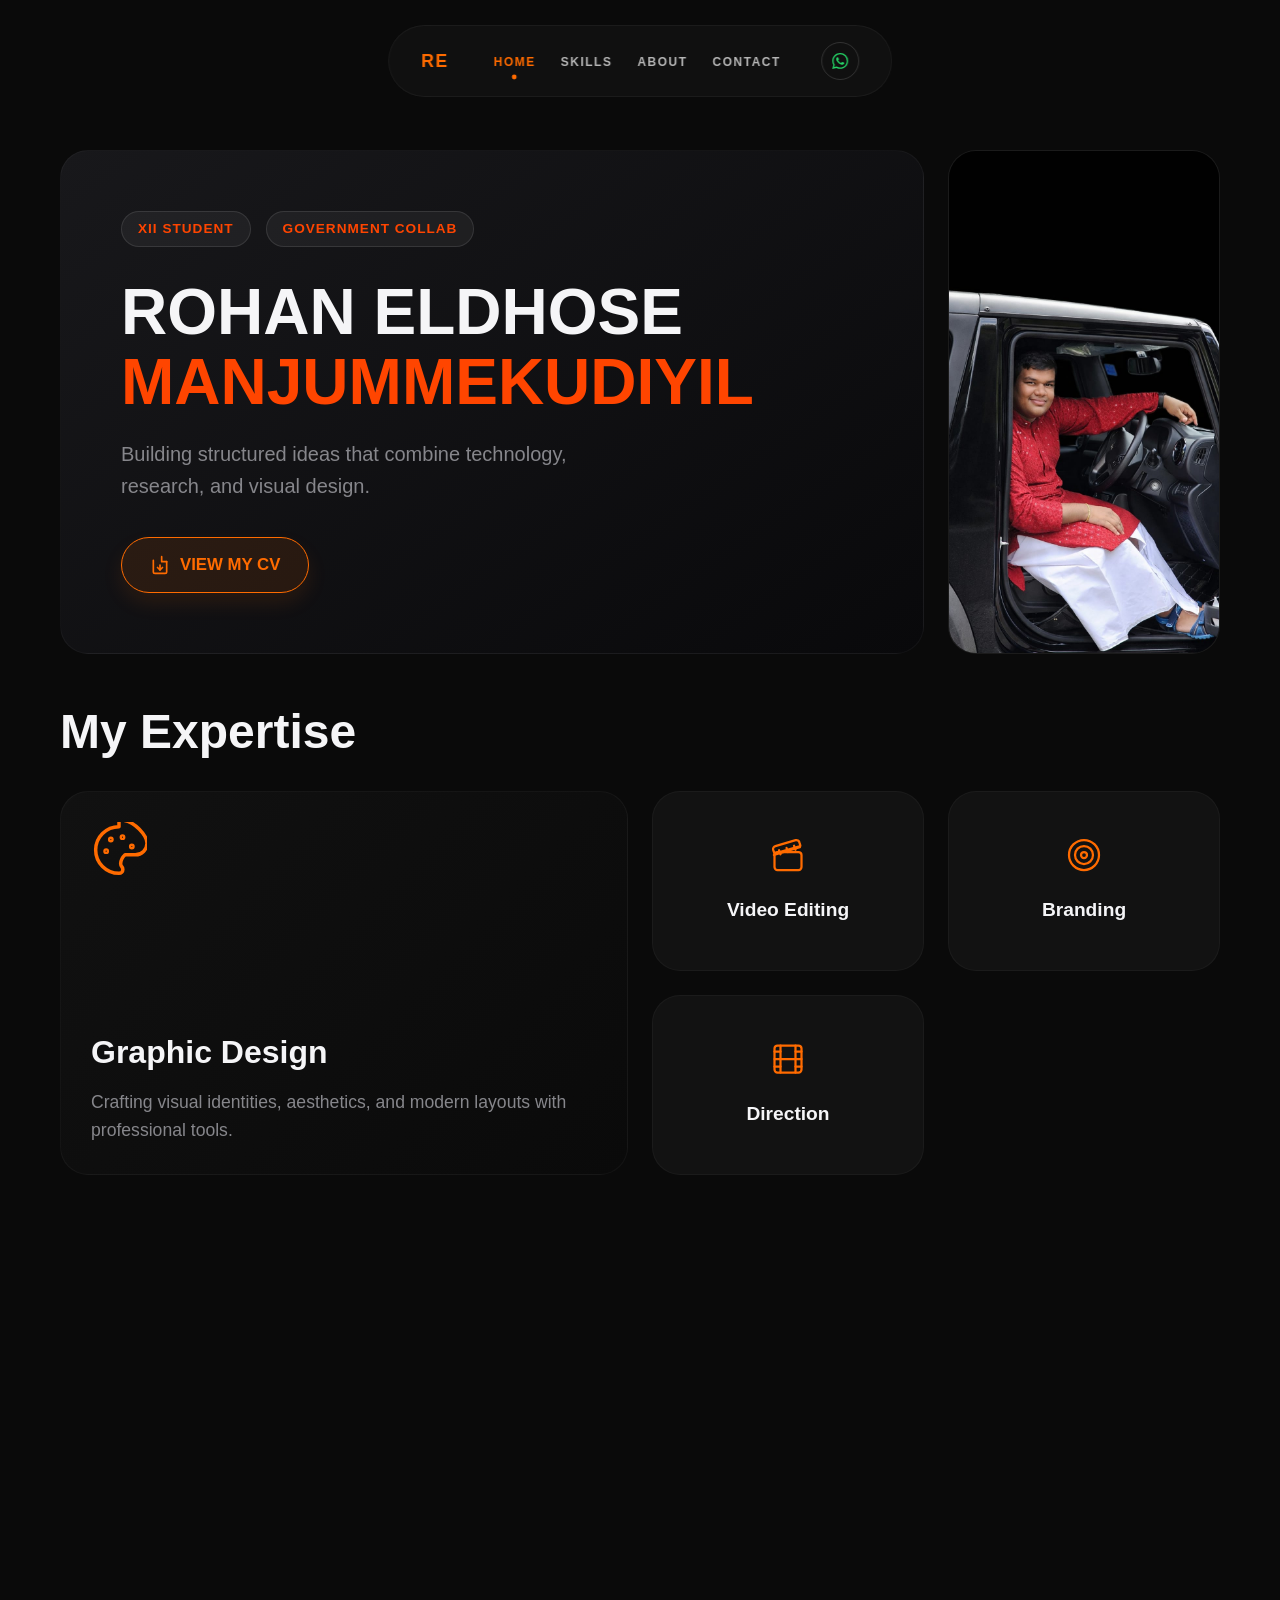
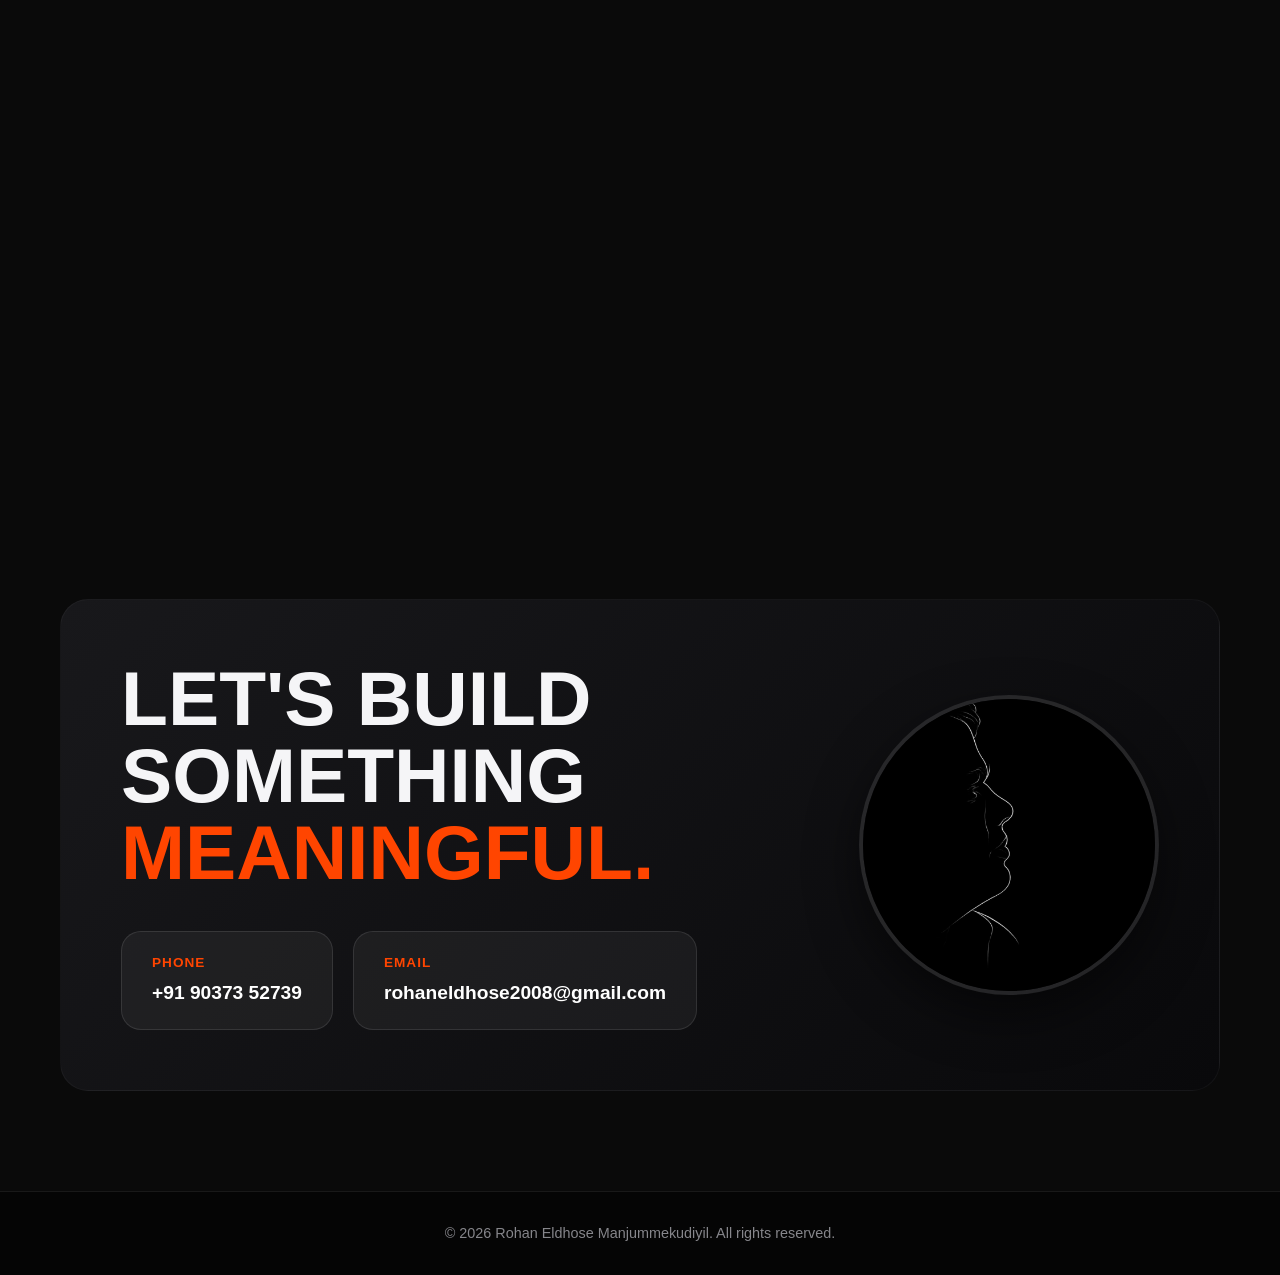
<file: index.html>
<!DOCTYPE html>
<html lang="en">

<head>
    <meta charset="UTF-8">
    <meta name="viewport" content="width=device-width, initial-scale=1.0">
    <meta name="description"
        content="Portfolio of Rohan Eldhose Manjummekudiyil, Class 12 Student, Design Enthusiast and Tech Innovator.">
    <title>Rohan Eldhose Manjummekudiyil | Portfolio</title>

    <!-- Google Fonts -->
    <link rel="preconnect" href="https://fonts.googleapis.com">
    <link rel="preconnect" href="https://fonts.gstatic.com" crossorigin>
    <link href="https://api.fontshare.com/v2/css?f[]=clash-display@700&f[]=satoshi@400;500;700&display=swap"
        rel="stylesheet">
    <link href="https://fonts.googleapis.com/css2?family=Great+Vibes&family=Outfit:wght@400;700;900&display=swap"
        rel="stylesheet">
    <!-- Custom Fonts -->
    <link href="https://fonts.cdnfonts.com/css/edo" rel="stylesheet">

    <!-- Local Stylesheet -->
    <link rel="stylesheet" href="style.css?v=15">

    <!-- Local JS -->
    <script src="script.js" defer></script>
</head>

<body>

    <!-- STICKY HEADER -->
    <header id="site-header" class="sticky-header">
        <div class="header-container">
            <a href="#home" class="logo"><span class="logo-r">R</span><span class="logo-hidden">OHAN ELDHOSE</span><span class="logo-em">E</span></a>
            <nav id="navbar">
                <ul class="nav-links">
                    <li><a href="#home" class="nav-link">HOME</a></li>
                    <li><a href="#skill-set" class="nav-link">SKILLS</a></li>
                    <li><a href="#about" class="nav-link">ABOUT</a></li>
                    <li><a href="#contact" class="nav-link">CONTACT</a></li>
                </ul>
            </nav>
            <div class="nav-actions" style="display: flex; align-items: center; gap: 15px;">
                <a href="https://wa.me/+919037352739" class="whatsapp-btn" aria-label="WhatsApp">
                    <svg xmlns="http://www.w3.org/2000/svg" width="16" height="16" fill="currentColor"
                        viewBox="0 0 16 16">
                        <path
                            d="M13.601 2.326A7.85 7.85 0 0 0 7.994 0C3.627 0 .068 3.558.064 7.926c0 1.399.366 2.76 1.057 3.965L0 16l4.204-1.102a7.9 7.9 0 0 0 3.79.965h.004c4.368 0 7.926-3.558 7.93-7.93A7.9 7.9 0 0 0 13.6 2.326zM7.994 14.521a6.6 6.6 0 0 1-3.356-.92l-.24-.144-2.494.654.666-2.433-.156-.251a6.56 6.56 0 0 1-1.007-3.505c0-3.626 2.957-6.584 6.591-6.584a6.56 6.56 0 0 1 4.66 1.931 6.56 6.56 0 0 1 1.928 4.66c-.004 3.639-2.961 6.592-6.592 6.592m3.615-4.934c-.197-.099-1.17-.578-1.353-.646-.182-.065-.315-.099-.445.099-.133.197-.513.646-.627.775-.114.133-.232.148-.43.05-.197-.1-.836-.308-1.592-.985-.59-.525-.985-1.175-1.103-1.372-.114-.198-.011-.304.088-.403.087-.088.197-.232.296-.346.1-.114.133-.198.198-.33.065-.134.034-.248-.015-.347-.05-.099-.445-1.076-.612-1.47-.16-.389-.323-.335-.445-.34-.114-.007-.247-.007-.38-.007a.73.73 0 0 0-.529.247c-.182.198-.691.677-.691 1.654s.71 1.916.81 2.049c.098.133 1.394 2.132 3.383 2.992.47.205.84.326 1.129.418.475.152.904.129 1.246.08.38-.058 1.171-.48 1.338-.943.164-.464.164-.86.114-.943-.049-.084-.182-.133-.38-.232" />
                    </svg>
                </a>
                <button class="menu-toggle" aria-label="Toggle navigation">&#9776;</button>
            </div>
        </div>
    </header>

    <!-- CONTENT -->
    <main>
        <!-- HERO BENTO SECTION -->
        <section id="home" class="section-container" style="padding-top: 150px; padding-bottom: 20px;">
            <div class="bento-grid">
                <!-- Large Intro Box -->
                <div class="bento-card col-span-3 row-span-2" style="background: linear-gradient(145deg, #18181b, #09090b); justify-content: center; align-items: flex-start; padding: 60px;">
                    <div style="display: flex; align-items: center; gap: 15px; margin-bottom: 30px;">
                        <span style="padding: 6px 16px; background: rgba(255,255,255,0.05); border-radius: 100px; font-size: 0.85rem; font-weight: 600; letter-spacing: 1px; color: var(--secondary-orange); border: 1px solid rgba(255,255,255,0.1);">XII STUDENT</span>
                        <span style="padding: 6px 16px; background: rgba(255,255,255,0.05); border-radius: 100px; font-size: 0.85rem; font-weight: 600; letter-spacing: 1px; color: var(--secondary-orange); border: 1px solid rgba(255,255,255,0.1);">GOVERNMENT COLLAB</span>
                    </div>
                    <h1 style="font-family: 'Clash Display', sans-serif; font-size: clamp(3rem, 5vw, 4.5rem); font-weight: 900; line-height: 1.1; margin-bottom: 20px; color: var(--text-primary);">
                        ROHAN ELDHOSE <br>
                        <span style="color: var(--secondary-orange);">MANJUMMEKUDIYIL</span>
                    </h1>
                    <p style="font-size: 1.25rem; color: var(--text-secondary); max-width: 500px; font-weight: 500; line-height: 1.6;">
                        Building structured ideas that combine technology, research, and visual design.
                    </p>
                    <div style="margin-top: 35px;">
                        <a href="cv/CV.pdf" target="_blank" class="glass-btn" style="display: inline-flex; align-items: center; gap: 10px; padding: 14px 28px; background: rgba(255, 107, 0, 0.1); border: 1px solid var(--primary-orange); border-radius: 50px; color: var(--primary-orange); text-decoration: none; font-weight: 700; font-size: 1.05rem; transition: all 0.3s ease; box-shadow: 0 10px 20px rgba(255, 107, 0, 0.1);">
                           <svg xmlns="http://www.w3.org/2000/svg" width="20" height="20" viewBox="0 0 24 24" fill="none" stroke="currentColor" stroke-width="2" stroke-linecap="round" stroke-linejoin="round"><path d="M14 2v6h6"/><path d="M4 6.5V20a2 2 0 0 0 2 2h12a2 2 0 0 0 2-2V8M12 12v6"/><path d="m9 15 3 3 3-3"/></svg>
                           VIEW MY CV
                        </a>
                    </div>
                </div>

                <!-- Profile Pic Box -->
                <div class="bento-card col-span-1 row-span-2" style="padding: 0; overflow: hidden; min-height: 400px;">
                    <img src="hero pGE NEW.jpeg" alt="Rohan Hero" style="width: 100%; height: 100%; object-fit: cover; transition: transform 0.6s cubic-bezier(0.165, 0.84, 0.44, 1);" onmouseover="this.style.transform='scale(1.04)'" onmouseout="this.style.transform='scale(1)'">
                </div>
            </div>
        </section>



        <!-- EXPERTISE BENTO SECTION -->
        <section id="skill-set" class="section-container" style="padding-top: 20px; padding-bottom: 20px;">
            <div style="margin-bottom: 20px;">
                <h2 style="font-family: 'Clash Display', sans-serif; font-size: 3rem; font-weight: 800;">My Expertise</h2>
            </div>
            
            <div class="bento-grid">
                <div class="bento-card col-span-2 row-span-2 interactive-skill" onclick="window.location.href='skill-graphic-design.html'" style="cursor: pointer; background: linear-gradient(135deg, rgba(20,20,20,0.8), rgba(10,10,10,0.9));">
                    <div style="margin-bottom: auto; padding-bottom: 40px; color: var(--primary-orange);">
                        <svg xmlns="http://www.w3.org/2000/svg" width="56" height="56" viewBox="0 0 24 24" fill="none" stroke="currentColor" stroke-width="1.5" stroke-linecap="round" stroke-linejoin="round"><circle cx="13.5" cy="6.5" r=".5"/><circle cx="17.5" cy="10.5" r=".5"/><circle cx="8.5" cy="7.5" r=".5"/><circle cx="6.5" cy="12.5" r=".5"/><path d="M12 2C6.5 2 2 6.5 2 12s4.5 10 10 10c.926 0 1.648-.746 1.648-1.688 0-.437-.18-.835-.437-1.124-.298-.333-.498-.773-.498-1.25 0-1.037.84-2.875 1.886-3.875H19c2.76 0 5-2.24 5-5s-5-10-12-10z"/></svg>
                    </div>
                    <div>
                        <h3 style="font-family: 'Clash Display', sans-serif; font-size: 2rem; margin-bottom: 10px;">Graphic Design</h3>
                        <p style="color: var(--text-secondary); font-size: 1.1rem;">Crafting visual identities, aesthetics, and modern layouts with professional tools.</p>
                    </div>
                </div>

                <div class="bento-card col-span-1 row-span-1 interactive-skill" onclick="window.location.href='skill-video-editing.html'" style="cursor: pointer; justify-content: center; align-items: center; text-align: center;">
                    <div style="margin-bottom: 15px; color: var(--primary-orange);">
                        <svg xmlns="http://www.w3.org/2000/svg" width="36" height="36" viewBox="0 0 24 24" fill="none" stroke="currentColor" stroke-width="1.5" stroke-linecap="round" stroke-linejoin="round"><path d="M20.2 6 3 11l-.9-2.4c-.3-1.1.4-2.2 1.5-2.5l13.5-4c1.1-.3 2.2.4 2.5 1.5l.6 2Z"/><path d="m2.6 12 17.3-5.2"/><path d="M11 7.3 12 10"/><path d="M16 5.8 17 8.5"/><path d="M6 8.8 7 11.5"/><rect width="18" height="12" x="3" y="10" rx="2"/></svg>
                    </div>
                    <h3 style="font-family: 'Clash Display', sans-serif; font-size: 1.2rem;">Video Editing</h3>
                </div>

                <div class="bento-card col-span-1 row-span-1 interactive-skill" onclick="window.location.href='skill-branding.html'" style="cursor: pointer; justify-content: center; align-items: center; text-align: center;">
                    <div style="margin-bottom: 15px; color: var(--primary-orange);">
                        <svg xmlns="http://www.w3.org/2000/svg" width="36" height="36" viewBox="0 0 24 24" fill="none" stroke="currentColor" stroke-width="1.5" stroke-linecap="round" stroke-linejoin="round"><circle cx="12" cy="12" r="10"/><circle cx="12" cy="12" r="6"/><circle cx="12" cy="12" r="2"/></svg>
                    </div>
                    <h3 style="font-family: 'Clash Display', sans-serif; font-size: 1.2rem;">Branding</h3>
                </div>

                <div class="bento-card col-span-1 row-span-1 interactive-skill" onclick="window.location.href='skill-movie-direction.html'" style="cursor: pointer; justify-content: center; align-items: center; text-align: center;">
                    <div style="margin-bottom: 15px; color: var(--primary-orange);">
                        <svg xmlns="http://www.w3.org/2000/svg" width="36" height="36" viewBox="0 0 24 24" fill="none" stroke="currentColor" stroke-width="1.5" stroke-linecap="round" stroke-linejoin="round"><rect width="18" height="18" x="3" y="3" rx="2"/><path d="M7 3v18"/><path d="M3 7h4"/><path d="M3 12h18"/><path d="M3 17h4"/><path d="M17 3v18"/><path d="M17 7h4"/><path d="M17 17h4"/></svg>
                    </div>
                    <h3 style="font-family: 'Clash Display', sans-serif; font-size: 1.2rem;">Direction</h3>
                </div>
                
                <div class="bento-card col-span-1 row-span-1 interactive-skill" onclick="window.location.href='skill-wildlife.html'" style="cursor: pointer; justify-content: center; align-items: center; text-align: center;">
                    <div style="margin-bottom: 15px; color: var(--primary-orange);">
                        <svg xmlns="http://www.w3.org/2000/svg" width="36" height="36" viewBox="0 0 24 24" fill="none" stroke="currentColor" stroke-width="1.5" stroke-linecap="round" stroke-linejoin="round"><path d="M14.5 4h-5L7 7H4a2 2 0 0 0-2 2v9a2 2 0 0 0 2 2h16a2 2 0 0 0 2-2V9a2 2 0 0 0-2-2h-3l-2.5-3z"/><circle cx="12" cy="13" r="3"/></svg>
                    </div>
                    <h3 style="font-family: 'Clash Display', sans-serif; font-size: 1.2rem;">Wildlife</h3>
                </div>

                <div class="bento-card col-span-1 row-span-1 interactive-skill" onclick="window.location.href='skill-concept.html'" style="cursor: pointer; justify-content: center; align-items: center; text-align: center;">
                    <div style="margin-bottom: 15px; color: var(--primary-orange);">
                        <svg xmlns="http://www.w3.org/2000/svg" width="36" height="36" viewBox="0 0 24 24" fill="none" stroke="currentColor" stroke-width="1.5" stroke-linecap="round" stroke-linejoin="round"><path d="M15 14c.2-1 .7-1.7 1.5-2.5 1-.9 1.5-2.2 1.5-3.5A6 6 0 0 0 6 8c0 1 .2 2.2 1.5 3.5.7.9 1.2 1.5 1.5 2.5"/><path d="M9 18h6"/><path d="M10 22h4"/></svg>
                    </div>
                    <h3 style="font-family: 'Clash Display', sans-serif; font-size: 1.2rem;">Concept</h3>
                </div>
                
                <div class="bento-card col-span-1 row-span-1 interactive-skill" onclick="window.location.href='skill-technical.html'" style="cursor: pointer; justify-content: center; align-items: center; text-align: center;">
                    <div style="margin-bottom: 15px; color: var(--primary-orange);">
                        <svg xmlns="http://www.w3.org/2000/svg" width="36" height="36" viewBox="0 0 24 24" fill="none" stroke="currentColor" stroke-width="1.5" stroke-linecap="round" stroke-linejoin="round"><path d="M12.22 2h-.44a2 2 0 0 0-2 2v.18a2 2 0 0 1-1 1.73l-.43.25a2 2 0 0 1-2 0l-.15-.08a2 2 0 0 0-2.73.73l-.22.38a2 2 0 0 0 .73 2.73l.15.1a2 2 0 0 1 1 1.72v.51a2 2 0 0 1-1 1.74l-.15.09a2 2 0 0 0-.73 2.73l.22.38a2 2 0 0 0 2.73.73l.15-.08a2 2 0 0 1 2 0l.43.25a2 2 0 0 1 1 1.73V20a2 2 0 0 0 2 2h.44a2 2 0 0 0 2-2v-.18a2 2 0 0 1 1-1.73l.43-.25a2 2 0 0 1 2 0l.15.08a2 2 0 0 0 2.73-.73l.22-.39a2 2 0 0 0-.73-2.73l-.15-.08a2 2 0 0 1-1-1.74v-.5a2 2 0 0 1 1-1.74l.15-.09a2 2 0 0 0 .73-2.73l-.22-.38a2 2 0 0 0-2.73-.73l-.15.08a2 2 0 0 1-2 0l-.43-.25a2 2 0 0 1-1-1.73V4a2 2 0 0 0-2-2z"/><circle cx="12" cy="12" r="3"/></svg>
                    </div>
                    <h3 style="font-family: 'Clash Display', sans-serif; font-size: 1.2rem;">Technical</h3>
                </div>

                <!-- Process & WIP Card (Fills out the bottom 2 cells of the grid perfectly) -->
                <div class="bento-card col-span-2 row-span-1 interactive-skill" onclick="window.location.href='skill-process.html'" style="cursor: pointer; justify-content: center; align-items: flex-start; text-align: left; background: rgba(255, 107, 0, 0.05); border: 1px dashed rgba(255, 107, 0, 0.4);">
                    <div style="display: flex; gap: 15px; align-items: center; margin-bottom: 5px;">
                        <div style="color: var(--primary-orange);">
                            <svg xmlns="http://www.w3.org/2000/svg" width="32" height="32" viewBox="0 0 24 24" fill="none" stroke="currentColor" stroke-width="1.5" stroke-linecap="round" stroke-linejoin="round"><path d="m21 16-7.172 7.172a2 2 0 0 1-2.828 0L1.828 14.172a2 2 0 0 1 0-2.828L9 4.172A2 2 0 0 1 10.414 3.5h7.172a2 2 0 0 1 2 2v7.172A2 2 0 0 1 21 14.086Z"/><circle cx="15.5" cy="8.5" r="1.5"/></svg>
                        </div>
                        <h3 style="font-family: 'Clash Display', sans-serif; font-size: 1.6rem; color: var(--primary-orange);">Process</h3>
                    </div>
                    <p style="color: var(--text-secondary); font-size: 1.05rem; margin-top: 5px;">Behind the scenes, unfinished projects, and raw workflow insights.</p>
                </div>
            </div>
        </section>

        <!-- TOOL EXPERTISE MARQUEE -->
        <div class="marquee-container reveal-text" style="opacity: 0;">
            <div class="marquee-content">
                <span class="tool-tag">Adobe Photoshop <span style="color: var(--secondary-orange); margin-left:10px;">✦</span></span>
                <span class="tool-tag">Adobe Illustrator <span style="color: var(--secondary-orange); margin-left:10px;">✦</span></span>
                <span class="tool-tag">Affinity Designer <span style="color: var(--secondary-orange); margin-left:10px;">✦</span></span>
                <span class="tool-tag">Premiere Pro <span style="color: var(--secondary-orange); margin-left:10px;">✦</span></span>
                <span class="tool-tag">After Effects <span style="color: var(--secondary-orange); margin-left:10px;">✦</span></span>
                <span class="tool-tag">Coreldraw <span style="color: var(--secondary-orange); margin-left:10px;">✦</span></span>
                <span class="tool-tag">ChatGPT <span style="color: var(--secondary-orange); margin-left:10px;">✦</span></span>
                <span class="tool-tag">Claude AI <span style="color: var(--secondary-orange); margin-left:10px;">✦</span></span>
                
                <!-- Duplicate for seamless scroll loop -->
                <span class="tool-tag">Adobe Photoshop <span style="color: var(--secondary-orange); margin-left:10px;">✦</span></span>
                <span class="tool-tag">Adobe Illustrator <span style="color: var(--secondary-orange); margin-left:10px;">✦</span></span>
                <span class="tool-tag">Affinity Designer <span style="color: var(--secondary-orange); margin-left:10px;">✦</span></span>
                <span class="tool-tag">Premiere Pro <span style="color: var(--secondary-orange); margin-left:10px;">✦</span></span>
                <span class="tool-tag">After Effects <span style="color: var(--secondary-orange); margin-left:10px;">✦</span></span>
                <span class="tool-tag">Coreldraw <span style="color: var(--secondary-orange); margin-left:10px;">✦</span></span>
                <span class="tool-tag">ChatGPT <span style="color: var(--secondary-orange); margin-left:10px;">✦</span></span>
                <span class="tool-tag">Claude AI <span style="color: var(--secondary-orange); margin-left:10px;">✦</span></span>
            </div>
        </div>

        <!-- ABOUT & ACHIEVEMENTS BENTO SECTION -->
        <section id="about" class="section-container" style="padding-top: 20px; padding-bottom: 20px;">
            <div class="bento-grid">
                
                <!-- About Info -->
                <div class="bento-card col-span-2 row-span-2" style="background: var(--bg-card); display: flex; flex-direction: column; justify-content: center;">
                    <h2 style="font-family: 'Clash Display', sans-serif; font-size: 2.5rem; margin-bottom: 25px;">About Me</h2>
                    <p style="color: var(--text-secondary); margin-bottom: 15px; font-size: 1.1rem; line-height: 1.7;">
                        I am a Grade XII student driven by an uncompromising passion for innovation, design, and bleeding-edge technology. My journey is rooted in the belief that education, when paired with creative intuition and structured logic, has the power to shape society and drive institutional success forward.
                    </p>
                    <p style="color: var(--text-secondary); margin-bottom: 15px; font-size: 1.1rem; line-height: 1.7;">
                        My approach is inherently interdisciplinary—bridging visual aesthetics from my background in graphic design with systematic problem-solving and technical workflows. I prioritize thoughtful leadership over sheer output, ensuring every collaborative project I touch is meaningful and meticulously crafted from start to finish.
                    </p>
                    <p style="color: var(--text-secondary); font-size: 1.1rem; line-height: 1.7;">
                        Constantly adapting, I eagerly integrate modern AI workflows and tools into my process, keeping my technical repertoire razor-sharp and future-proof.
                    </p>
                </div>

                <!-- Timeline / Achievements in Bento -->
                <div class="bento-card col-span-2 row-span-1" style="background: rgba(255,255,255,0.02); justify-content: center;">
                    <h3 style="font-family: 'Clash Display', sans-serif; color: var(--secondary-orange); margin-bottom: 10px; font-size: 1.4rem;">Central Government Collaboration</h3>
                    <p style="color: var(--text-secondary); font-size: 1rem; line-height: 1.6; margin-bottom: 20px;">Grateful to have secured a collaboration opportunity with central government authorities, contributing to impactful innovation in disaster management through Terrasense.</p>
                    <div>
                        <a href="case-study-terrasense.html" class="glass-btn primary" style="display: inline-flex; align-items: center; gap: 10px; padding: 12px 24px; background: var(--primary-orange); border: 1px solid var(--primary-orange); border-radius: 50px; color: #fff; text-decoration: none; font-weight: 700; font-size: 0.95rem; transition: all 0.3s ease; box-shadow: 0 10px 20px rgba(255, 107, 0, 0.3);">
                           <svg xmlns="http://www.w3.org/2000/svg" width="16" height="16" viewBox="0 0 24 24" fill="none" stroke="currentColor" stroke-width="2" stroke-linecap="round" stroke-linejoin="round"><polygon points="12 2 22 8.5 22 15.5 12 22 2 15.5 2 8.5 12 2"/><line x1="12" y1="22" x2="12" y2="15.5"/><polyline points="22 8.5 12 15.5 2 8.5"/><polyline points="2 15.5 12 8.5 22 15.5"/><line x1="12" y1="2" x2="12" y2="8.5"/></svg>
                           VIEW DETAILED CASE STUDY
                        </a>
                    </div>
                </div>

                <div class="bento-card col-span-2 row-span-1" style="background: rgba(255,255,255,0.02); justify-content: center;">
                    <h3 style="font-family: 'Clash Display', sans-serif; color: var(--secondary-orange); margin-bottom: 10px; font-size: 1.4rem;">Official Logo Designer & Director</h3>
                    <p style="color: var(--text-secondary); font-size: 1rem; line-height: 1.6;">Selected as the official designer for the school logo and directed a comprehensive documentary highlighting the school's achievements and culture.</p>
                </div>

            </div>
        </section>

        <!-- CONTACT BENTO SECTION -->
        <section id="contact" class="section-container" style="padding-top: 20px; padding-bottom: 100px;">
            <div class="bento-grid">
                <div class="bento-card col-span-4" style="background: linear-gradient(135deg, #18181b, #09090b); display: flex; flex-direction: row; justify-content: space-between; align-items: center; padding: 60px; flex-wrap: wrap; gap: 40px;">
                    <div style="flex: 1; min-width: 300px;">
                        <h2 style="font-family: 'Clash Display', sans-serif; font-size: clamp(3rem, 6vw, 5rem); font-weight: 900; line-height: 1; margin-bottom: 40px;">
                            LET'S BUILD<br>SOMETHING<br><span style="color: var(--secondary-orange);">MEANINGFUL.</span>
                        </h2>
                        <div style="display: flex; gap: 20px; align-items: center; flex-wrap: wrap;">
                            <div style="background: rgba(255,255,255,0.05); padding: 20px 30px; border-radius: 20px; border: 1px solid rgba(255,255,255,0.1);">
                                <p style="color: var(--secondary-orange); font-size: 0.85rem; font-weight: 600; letter-spacing: 1px; margin-bottom: 5px;">PHONE</p>
                                <p style="font-size: 1.2rem; font-weight: 700; color: #fff;">+91 90373 52739</p>
                            </div>
                            <div style="background: rgba(255,255,255,0.05); padding: 20px 30px; border-radius: 20px; border: 1px solid rgba(255,255,255,0.1);">
                                <p style="color: var(--secondary-orange); font-size: 0.85rem; font-weight: 600; letter-spacing: 1px; margin-bottom: 5px;">EMAIL</p>
                                <p style="font-size: 1.2rem; font-weight: 700; color: #fff;">rohaneldhose2008@gmail.com</p>
                            </div>
                        </div>
                    </div>
                    <div style="width: 300px; height: 300px; border-radius: 50%; overflow: hidden; border: 4px solid rgba(255,255,255,0.1); box-shadow: 0 20px 50px rgba(0,0,0,0.5);">
                        <img src="contact.jpeg" alt="Contact" style="width: 100%; height: 100%; object-fit: cover;">
                    </div>
                </div>
            </div>
        </section>
    </main>

    <!-- FIXED FOOTER -->
    <footer id="site-footer" class="fixed-footer">
        <div class="footer-content">
            <p>&copy; <span id="year"></span> Rohan Eldhose Manjummekudiyil. All rights reserved.</p>
        </div>
    </footer>
</body>

</html>
</file>
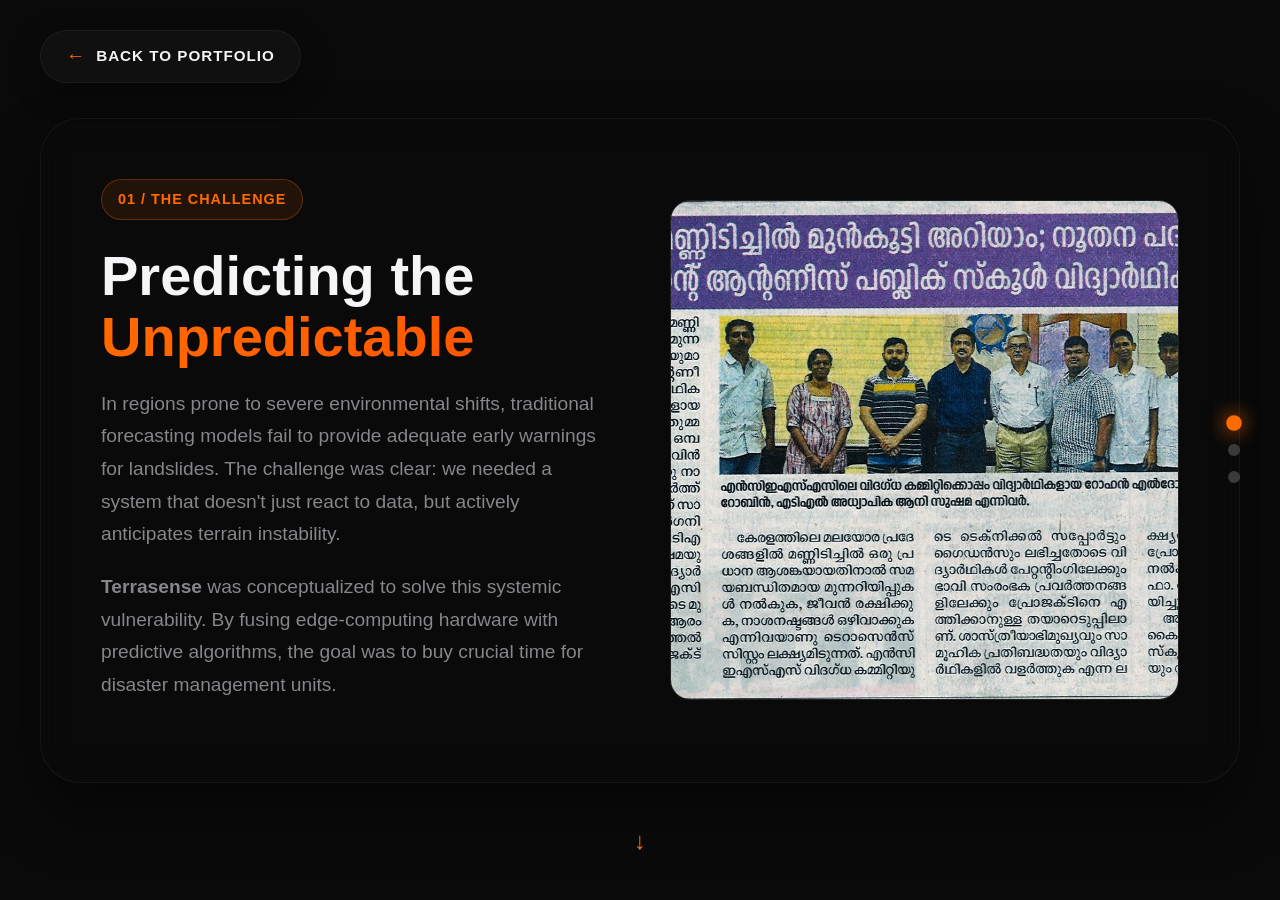
<file: case-study-terrasense.html>
<!DOCTYPE html>
<html lang="en">
<head>
    <meta charset="UTF-8">
    <meta name="viewport" content="width=device-width, initial-scale=1.0">
    <title>Terrasense Case Study | Rohan Eldhose Manjummekudiyil</title>
    
    <!-- Google Fonts -->
    <link rel="preconnect" href="https://fonts.googleapis.com">
    <link rel="preconnect" href="https://fonts.gstatic.com" crossorigin>
    <link href="https://api.fontshare.com/v2/css?f[]=clash-display@700&f[]=satoshi@400;500;700&display=swap" rel="stylesheet">
    
    <!-- Local Stylesheet -->
    <link rel="stylesheet" href="style.css">
    <style>
        body, html {
            margin: 0;
            padding: 0;
            height: 100%;
            background: var(--bg-dark);
            color: var(--text-primary);
            font-family: 'Satoshi', sans-serif;
            overflow-x: hidden;
        }
        .scroll-container {
            height: 100vh;
            overflow-y: scroll;
            scroll-snap-type: y mandatory;
            scroll-behavior: smooth;
        }
        /* Hide scrollbar for a seamless presentation feel */
        .scroll-container::-webkit-scrollbar {
            width: 0px;
            background: transparent;
        }
        .slide {
            height: 100vh;
            width: 100%;
            scroll-snap-align: start;
            display: flex;
            align-items: center;
            justify-content: center;
            position: relative;
            padding: 40px;
            box-sizing: border-box;
        }
        .slide-content {
            max-width: 1200px;
            width: 100%;
            display: grid;
            grid-template-columns: 1fr 1fr;
            gap: 60px;
            align-items: center;
            background: rgba(10, 10, 10, 0.6);
            backdrop-filter: blur(20px);
            border: 1px solid rgba(255, 255, 255, 0.05);
            padding: 60px;
            border-radius: 40px;
            box-shadow: 0 30px 60px rgba(0,0,0,0.4);
            opacity: 0;
            transform: translateY(40px);
            animation: slideUpFade 1s forwards cubic-bezier(0.165, 0.84, 0.44, 1);
        }
        /* Slide specific delays */
        #slide2 .slide-content, #slide3 .slide-content {
            animation: none; /* Handled by intersection observer below */
        }
        @keyframes slideUpFade {
            to { opacity: 1; transform: translateY(0); }
        }
        .slide-text h2 {
            font-family: 'Clash Display', sans-serif;
            font-size: 3.5rem;
            line-height: 1.1;
            margin-bottom: 20px;
            color: var(--text-primary);
        }
        .slide-text .tag {
            display: inline-block;
            padding: 8px 16px;
            background: rgba(255, 107, 0, 0.1);
            color: var(--primary-orange);
            border: 1px solid rgba(255, 107, 0, 0.3);
            border-radius: 50px;
            font-size: 0.9rem;
            font-weight: 700;
            margin-bottom: 25px;
            letter-spacing: 1px;
            text-transform: uppercase;
        }
        .slide-text p {
            font-size: 1.2rem;
            line-height: 1.7;
            color: var(--text-secondary);
            margin-bottom: 20px;
        }
        .slide-image-container {
            width: 100%;
            height: 500px;
            border-radius: 20px;
            overflow: hidden;
            border: 1px solid rgba(255, 255, 255, 0.1);
            position: relative;
        }
        .slide-image-container img {
            width: 100%;
            height: 100%;
            object-fit: cover;
            transition: transform 0.8s ease;
        }
        .slide-image-container:hover img {
            transform: scale(1.05);
        }
        /* Navigation Dots */
        .nav-dots {
            position: fixed;
            right: 40px;
            top: 50%;
            transform: translateY(-50%);
            display: flex;
            flex-direction: column;
            gap: 15px;
            z-index: 100;
        }
        .dot {
            width: 12px;
            height: 12px;
            border-radius: 50%;
            background: rgba(255, 255, 255, 0.2);
            cursor: pointer;
            transition: all 0.3s ease;
        }
        .dot.active {
            background: var(--primary-orange);
            box-shadow: 0 0 15px var(--primary-orange);
            transform: scale(1.3);
        }
        .scroll-indicator {
            position: absolute;
            bottom: 40px;
            left: 50%;
            transform: translateX(-50%);
            color: var(--primary-orange);
            animation: bounce 2s infinite;
            font-size: 1.5rem;
            z-index: 10;
        }
        @keyframes bounce {
            0%, 20%, 50%, 80%, 100% { transform: translateY(0) translateX(-50%); }
            40% { transform: translateY(-20px) translateX(-50%); }
            60% { transform: translateY(-10px) translateX(-50%); }
        }
        @media (max-width: 992px) {
            .slide-content {
                grid-template-columns: 1fr;
                padding: 40px 20px;
                gap: 30px;
            }
            .slide-image-container {
                height: 300px;
            }
            .slide-text h2 {
                font-size: 2.5rem;
            }
            .nav-dots {
                display: none;
            }
        }
    </style>
</head>
<body>
    <!-- Back to Portfolio Button -->
    <div style="position: fixed; top: 30px; left: 40px; z-index: 1000; background: rgba(20, 20, 20, 0.65); backdrop-filter: blur(20px); -webkit-backdrop-filter: blur(20px); border: 1px solid rgba(255, 255, 255, 0.05); border-radius: 100px; padding: 10px 25px; display: flex; align-items: center; justify-content: center; box-shadow: 0 10px 30px rgba(0,0,0,0.3); transition: all 0.3s cubic-bezier(0.165, 0.84, 0.44, 1);">
        <a href="index.html" style="color: var(--text-primary); text-decoration: none; font-weight: 700; font-size: 0.95rem; display: flex; align-items: center; gap: 10px; letter-spacing: 1px; transition: color 0.3s ease;" onmouseover="this.style.color='var(--primary-orange)';" onmouseout="this.style.color='var(--text-primary)';">
            <span style="font-size: 1.2rem; color: var(--primary-orange);">←</span> BACK TO PORTFOLIO
        </a>
    </div>
    <div class="nav-dots">
        <div class="dot active" onclick="document.getElementById('slide1').scrollIntoView()"></div>
        <div class="dot" onclick="document.getElementById('slide2').scrollIntoView()"></div>
        <div class="dot" onclick="document.getElementById('slide3').scrollIntoView()"></div>
    </div>
    <div class="scroll-container">
        
        <!-- SLIDE 1: PROBLEM STATEMENT -->
        <section id="slide1" class="slide">
            <div class="slide-content">
                <div class="slide-text">
                    <span class="tag">01 / The Challenge</span>
                    <h2>Predicting the <br><span class="gradient-text">Unpredictable</span></h2>
                    <p>In regions prone to severe environmental shifts, traditional forecasting models fail to provide adequate early warnings for landslides. The challenge was clear: we needed a system that doesn't just react to data, but actively anticipates terrain instability.</p>
                    <p><strong>Terrasense</strong> was conceptualized to solve this systemic vulnerability. By fusing edge-computing hardware with predictive algorithms, the goal was to buy crucial time for disaster management units.</p>
                </div>
                <div class="slide-image-container">
                    <img src="terrasense.jpeg" alt="Terrasense Hardware and Concepts">
                </div>
            </div>
            <div class="scroll-indicator">↓</div>
        </section>
        <!-- SLIDE 2: ITERATION & PROCESS -->
        <section id="slide2" class="slide">
            <div class="slide-content" style="grid-template-columns: 1fr 1fr;">
                <div class="slide-image-container">
                    <img src="prize.jpeg" alt="Terrasense Hardware and Concepts" style="background: #111;">
                </div>
                <div class="slide-text">
                    <span class="tag">02 / Iterative Architecture</span>
                    <h2>Creating the <br><span style="color: var(--primary-orange);">Ecosystem</span></h2>
                    <p>Building Terrasense required bridging physical hardware with digital tracking. The design process focused on three core modules:</p>
                    <ul style="color: var(--text-secondary); font-size: 1.1rem; line-height: 1.8; margin-bottom: 20px; padding-left: 20px;">
                        <li><strong>Deep Learning Rain Gauges:</strong> For hyper-localized weather telemetry.</li>
                        <li><strong>Slope Stability Hubs:</strong> To monitor exact axis shifts in real-time.</li>
                        <li><strong>The Alert Network:</strong> A unified dashboard ensuring absolute clarity under pressure.</li>
                    </ul>
                    <p>The UX process needed to remain brutalist and functional—stripping away visual noise so government operators immediately recognize critical threat levels.</p>
                </div>
            </div>
            <div class="scroll-indicator">↓</div>
        </section>
        <!-- SLIDE 3: EXECUTION & IMPACT -->
        <section id="slide3" class="slide">
            <div class="slide-content">
                <div class="slide-text">
                    <span class="tag">03 / The Impact</span>
                    <h2>Central Government <br><span class="gradient-text">Collaboration</span></h2>
                    <p>What started as a conceptual framework rapidly gained traction, leading to an official collaboration opportunity with central government authorities.</p>
                    <p>The final execution proves that robust logic, when paired with high-tier design and interdisciplinary research, can transition from an ambitious idea into a life-saving infrastructural asset.</p>
                    <div style="margin-top: 30px;">
                        <a href="index.html#skill-set" class="glass-btn" style="display: inline-flex; align-items: center; gap: 10px; padding: 15px 35px; background: rgba(255, 107, 0, 0.1); border: 1px solid var(--primary-orange); border-radius: 50px; color: var(--primary-orange); text-decoration: none; font-weight: 700; font-size: 1.1rem; transition: all 0.3s ease;">
                           BACK TO SKILL SET
                        </a>
                        
                        <style>
                            .glass-btn:hover {
                                background: var(--primary-orange) !important;
                                color: white !important;
                                transform: translateY(-5px);
                                box-shadow: 0 15px 30px rgba(255, 107, 0, 0.3) !important;
                            }
                        </style>
                    </div>
                </div>
                <div class="slide-image-container">
                    <img src="terrasense.jpeg" alt="Terrasense Final Integration" style="filter: contrast(1.2) saturate(1.2);">
                </div>
            </div>
        </section>
    </div>
    <!-- Scroll Observer Script for Animations and Dot Updates -->
    <script>
        const slides = document.querySelectorAll('.slide');
        const dots = document.querySelectorAll('.dot');
        const container = document.querySelector('.scroll-container');
        const observerOptions = {
            root: container,
            threshold: 0.5
        };
        const observer = new IntersectionObserver((entries) => {
            entries.forEach(entry => {
                if (entry.isIntersecting) {
                    // Update dots
                    const index = Array.from(slides).indexOf(entry.target);
                    dots.forEach(dot => dot.classList.remove('active'));
                    dots[index].classList.add('active');
                    // Trigger animation if not yet triggered
                    const content = entry.target.querySelector('.slide-content');
                    if(content.style.animationName !== 'slideUpFade') {
                        content.style.animation = 'slideUpFade 0.8s forwards cubic-bezier(0.165, 0.84, 0.44, 1)';
                    }
                }
            });
        }, observerOptions);
        slides.forEach(slide => {
            observer.observe(slide);
        });
    </script>
</body>
</html>
</file>
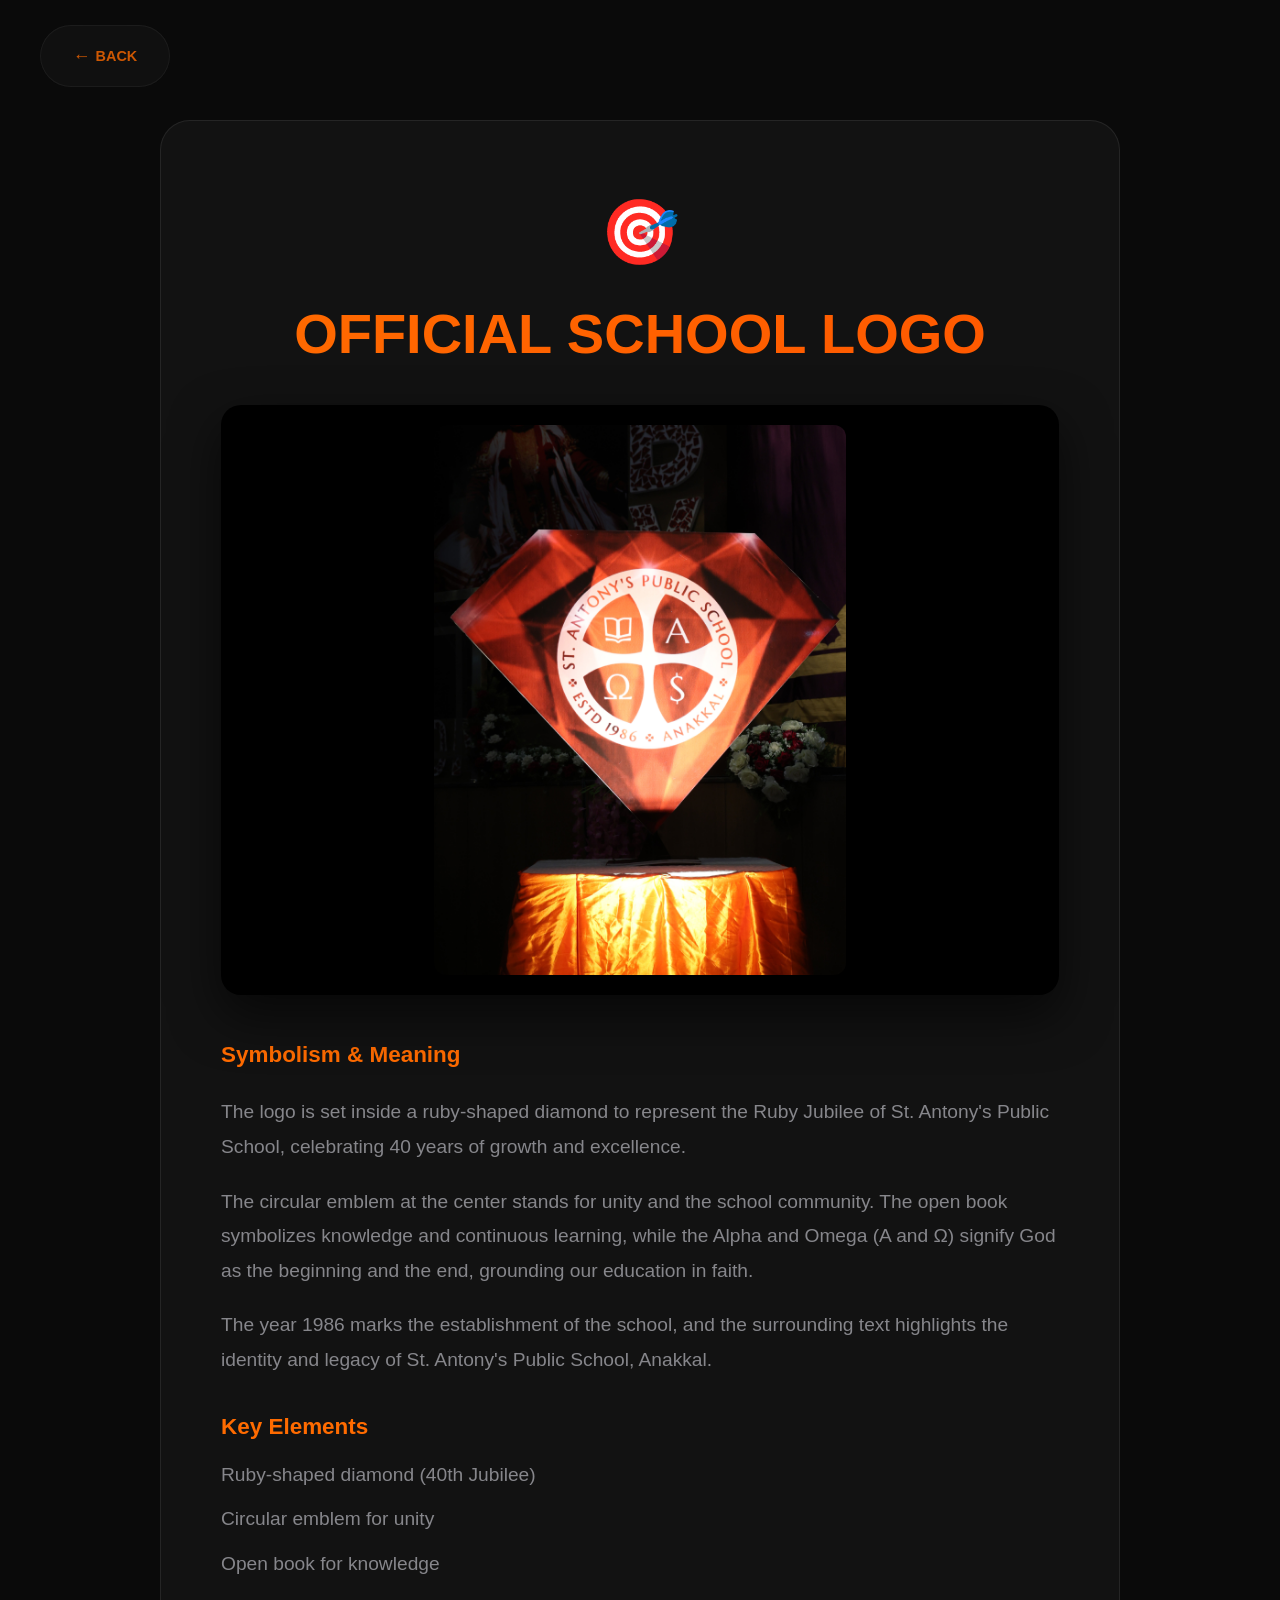
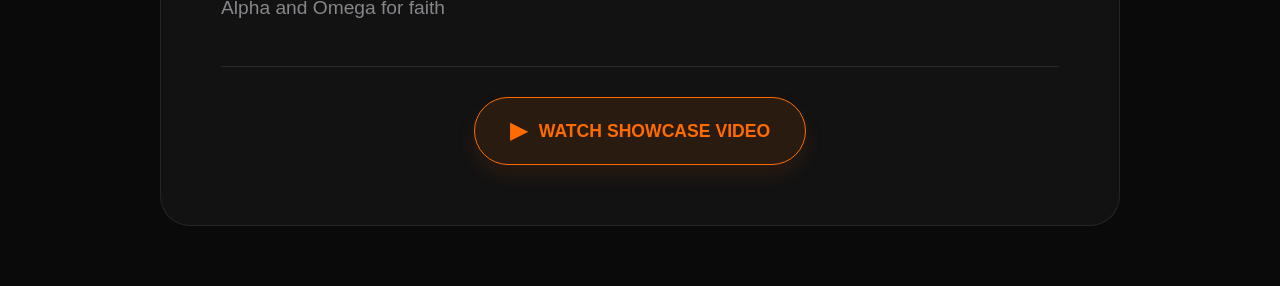
<file: skill-branding.html>
<!DOCTYPE html>
<html lang="en">

<head>
    <meta charset="UTF-8">
    <meta name="viewport" content="width=device-width, initial-scale=1.0">
    <title>Official School Logo | Rohan Eldhose Manjummekudiyil</title>
    <!-- Google Fonts -->
    <link rel="preconnect" href="https://fonts.googleapis.com">
    <link rel="preconnect" href="https://fonts.gstatic.com" crossorigin>
    <link href="https://api.fontshare.com/v2/css?f[]=clash-display@700&f[]=satoshi@400;500;700&display=swap"
        rel="stylesheet">
    <link href="https://fonts.googleapis.com/css2?family=Great+Vibes&family=Outfit:wght@400;700;900&display=swap"
        rel="stylesheet">

    <!-- Local Stylesheet -->
    <link rel="stylesheet" href="style.css">
</head>

<body style="background: var(--bg-dark); color: var(--text-primary); margin: 0; font-family: 'Satoshi', sans-serif;">

    <header id="site-header" class="sticky-header left-aligned">
        <div class="header-container"
            style="display: flex; justify-content: space-between; align-items: center; margin: 0 auto;">
            <a href="index.html#skill-set" class="back-link"
                style="color: var(--primary-orange); text-decoration: none; font-weight: 600; font-size: 0.9rem; display: flex; align-items: center; gap: 5px; opacity: 0.8; transition: opacity 0.3s ease;">
                <span style="font-size: 1.1rem;">←</span> BACK
            </a>
        </div>
    </header>

    <main style="padding: 120px 20px 60px; max-width: 1000px; margin: 0 auto;">
        <div class="glass-card" style="padding: 60px; border-radius: 30px; display: block;">

            <div style="font-size: 4rem; text-align: center; margin-bottom: 20px;">🎯</div>
            <h1 class="gradient-text"
                style="font-size: 3.5rem; font-family: 'Clash Display', sans-serif; text-transform: uppercase; text-align: center; margin-bottom: 40px; line-height: 1.1;">
                Official School Logo</h1>

            <style>
                .branding-container {
                    position: relative;
                    width: 100%;
                    border-radius: 20px;
                    margin-bottom: 40px;
                    overflow: hidden;
                    box-shadow: 0 20px 50px rgba(0, 0, 0, 0.6);
                    background: #050505;
                    display: flex;
                    justify-content: center;
                    align-items: center;
                }

                .branding-image-wrapper {
                    position: relative;
                    width: 100%;
                    display: flex;
                    justify-content: center;
                    align-items: center;
                    padding: 20px;
                }

                .branding-img {
                    width: auto;
                    max-width: 100%;
                    height: auto;
                    max-height: 550px;
                    border-radius: 12px;
                    display: block;
                }

                /* Mobile view adjustments */
                @media (max-width: 768px) {
                    h1.gradient-text {
                        font-size: 2.5rem !important;
                    }
                    h3 {
                        font-size: 1.5rem !important;
                    }
                    p, ul li {
                        font-size: 1rem !important;
                        text-align: justify !important;
                    }
                    .glass-card {
                        padding: 30px 20px !important;
                    }
                    .branding-img {
                        max-height: 250px !important;
                    }
                }
            </style>

            <div class="branding-container" style="background: #000000;">
                <div class="branding-image-wrapper">
                    <img src="school logo.jpeg" alt="School Identity Logo Design" class="branding-img">
                </div>
            </div>

            <div style="font-size: 1.2rem; line-height: 1.8; color: var(--text-secondary);">
                <h3 style="color: var(--primary-orange); margin: 0 0 20px;">Symbolism & Meaning</h3>
                <p style="margin-bottom: 20px;">
                    The logo is set inside a ruby-shaped diamond to represent the Ruby Jubilee of St. Antony's Public School, celebrating 40 years of growth and excellence.
                </p>
                <p style="margin-bottom: 20px;">
                    The circular emblem at the center stands for unity and the school community. The open book symbolizes knowledge and continuous learning, while the Alpha and Omega (A and Ω) signify God as the beginning and the end, grounding our education in faith.
                </p>
                <p style="margin-bottom: 30px;">
                    The year 1986 marks the establishment of the school, and the surrounding text highlights the identity and legacy of St. Antony's Public School, Anakkal.
                </p>
                
                <h3 style="color: var(--primary-orange); margin: 30px 0 10px;">Key Elements</h3>
                <ul>
                    <li style="margin-bottom: 10px;">Ruby-shaped diamond (40th Jubilee)</li>
                    <li style="margin-bottom: 10px;">Circular emblem for unity</li>
                    <li style="margin-bottom: 10px;">Open book for knowledge</li>
                    <li style="margin-bottom: 10px;">Alpha and Omega for faith</li>
                </ul>

            </div>

            <div style="text-align: center; margin-top: 40px; padding-top: 30px; border-top: 1px solid rgba(255, 255, 255, 0.1);">
                <a href="https://youtu.be/VFUMKOsybNA" target="_blank" class="glass-btn" 
                   style="display: inline-flex; align-items: center; gap: 12px; padding: 15px 35px; background: rgba(255, 107, 0, 0.1); border: 1px solid var(--primary-orange); border-radius: 50px; color: var(--primary-orange); text-decoration: none; font-weight: 700; font-size: 1.1rem; transition: all 0.3s ease; box-shadow: 0 10px 20px rgba(255, 107, 0, 0.1);">
                   <span style="font-size: 1.4rem;">▶</span> WATCH SHOWCASE VIDEO
                </a>
                
                <style>
                    .glass-btn:hover {
                        background: var(--primary-orange) !important;
                        color: white !important;
                        transform: translateY(-5px);
                        box-shadow: 0 15px 30px rgba(255, 107, 0, 0.3) !important;
                    }

                    @media (max-width: 768px) {
                        .glass-btn {
                            padding: 12px 25px !important;
                            font-size: 1rem !important;
                        }
                    }
                </style>
            </div>

        </div>
    </main>

</body>

</html>
</file>
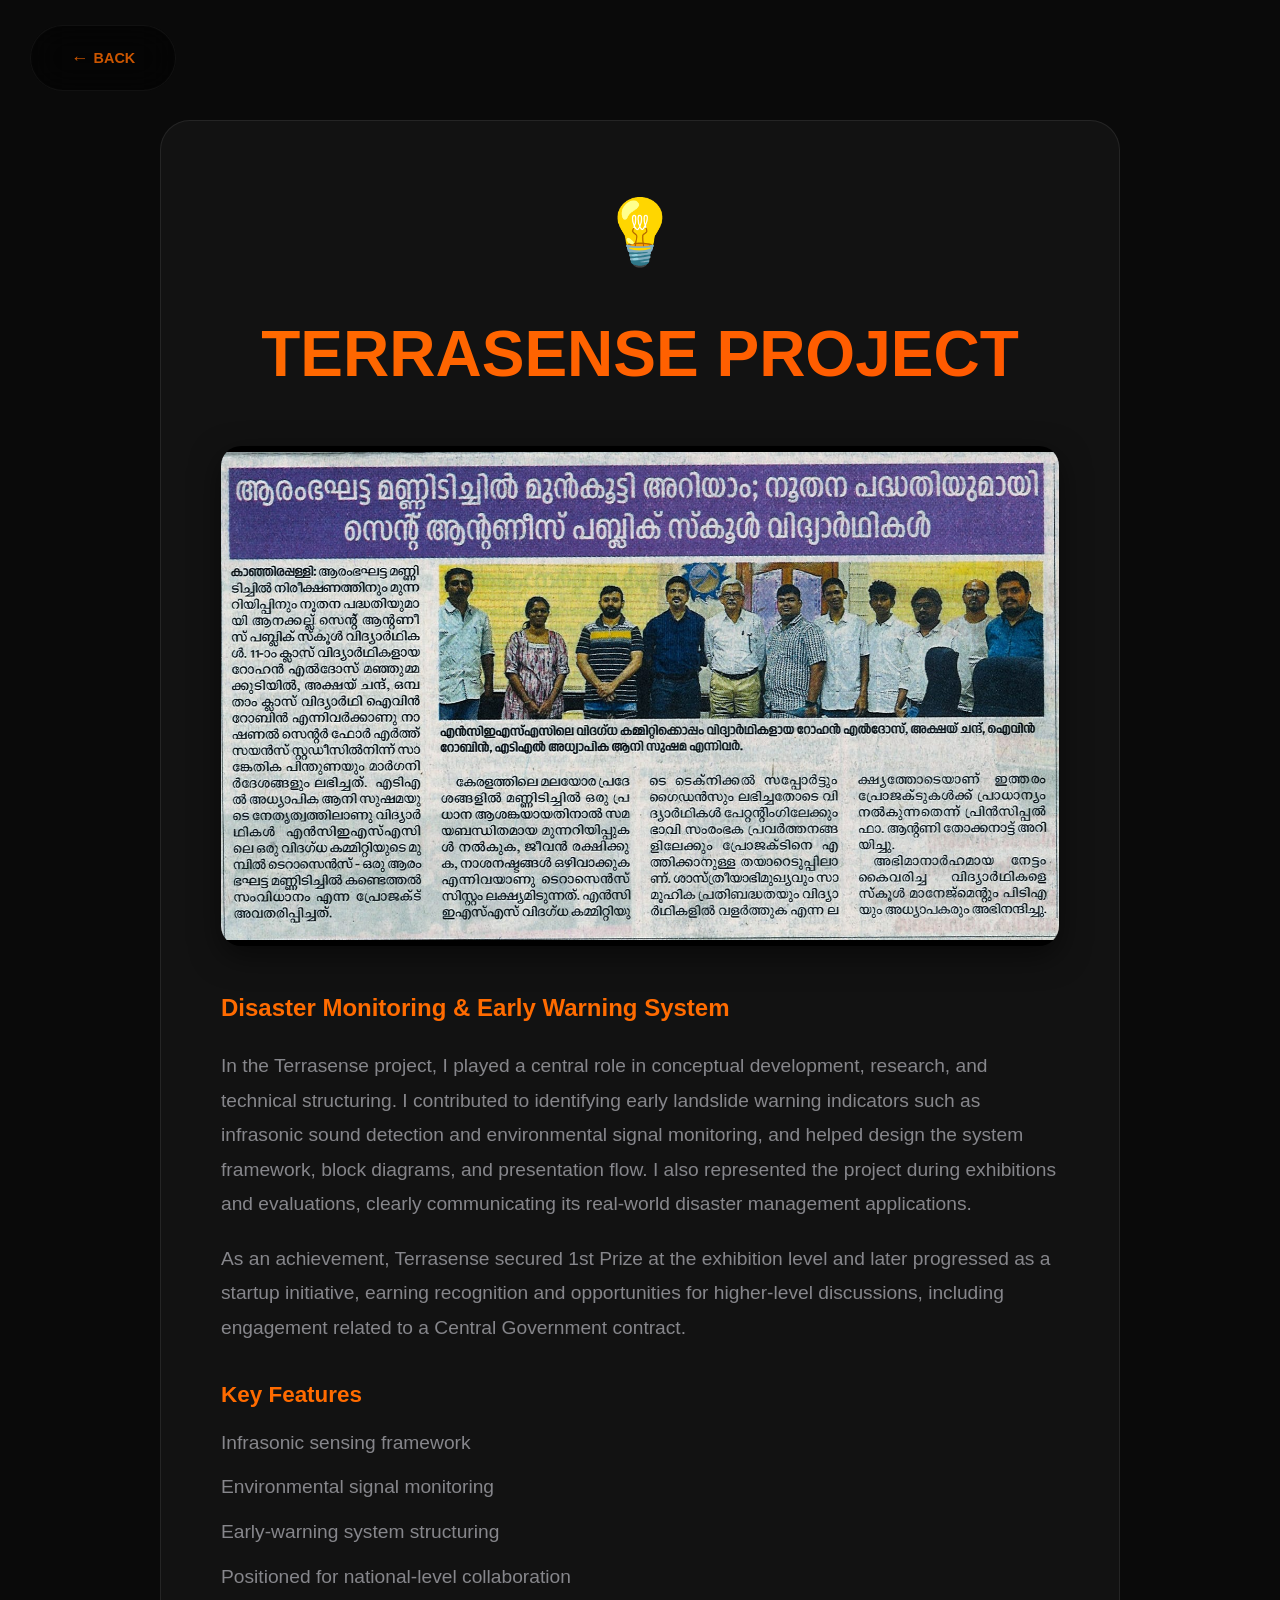
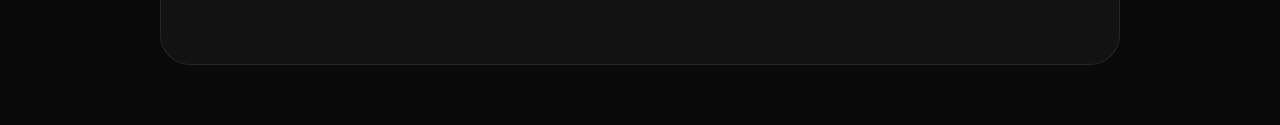
<file: skill-concept.html>
<!DOCTYPE html>
<html lang="en">

<head>
    <meta charset="UTF-8">
    <meta name="viewport" content="width=device-width, initial-scale=1.0">
    <title>Terrasense Project | Rohan Eldhose Manjummekudiyil</title>
    <!-- Google Fonts -->
    <link rel="preconnect" href="https://fonts.googleapis.com">
    <link rel="preconnect" href="https://fonts.gstatic.com" crossorigin>
    <link href="https://api.fontshare.com/v2/css?f[]=clash-display@700&f[]=satoshi@400;500;700&display=swap"
        rel="stylesheet">
    <link href="https://fonts.googleapis.com/css2?family=Great+Vibes&family=Outfit:wght@400;700;900&display=swap"
        rel="stylesheet">

    <!-- Local Stylesheet -->
    <link rel="stylesheet" href="style.css">
</head>

<body style="background: var(--bg-dark); color: var(--text-primary); margin: 0; font-family: 'Satoshi', sans-serif;">

    <header id="site-header" class="sticky-header left-aligned" style="background: rgba(5,5,5,0.9); padding: 8px 20px; left: 30px; transform: none;">
        <div class="header-container"
            style="display: flex; justify-content: space-between; align-items: center; max-width: 1300px; margin: 0 auto;">
            <a href="index.html#skill-set" class="back-link"
                style="color: var(--primary-orange); text-decoration: none; font-weight: 600; font-size: 0.9rem; display: flex; align-items: center; gap: 5px; opacity: 0.8; transition: opacity 0.3s ease;">
                <span style="font-size: 1.1rem;">←</span> BACK
            </a>
        </div>
    </header>

    <main style="padding: 120px 20px 60px; max-width: 1000px; margin: 0 auto;">
        <div class="glass-card" style="padding: 60px; border-radius: 30px; display: block;">

            <div style="font-size: 4rem; text-align: center; margin-bottom: 20px;">💡</div>
            <h1 class="gradient-text"
                style="font-size: 4rem; font-family: 'Clash Display', sans-serif; text-transform: uppercase; text-align: center; margin-bottom: 40px;">
                Terrasense Project</h1>

            <style>
                .concept-container {
                    position: relative;
                    width: 100%;
                    border-radius: 20px;
                    margin-bottom: 40px;
                    overflow: hidden;
                    box-shadow: 0 10px 30px rgba(0, 0, 0, 0.5);
                    background: #000;
                    display: flex;
                    justify-content: center;
                    align-items: center;
                }

                .concept-image {
                    width: 100%;
                    height: 500px;
                    background-image: url('terrasense.jpeg');
                    background-size: contain;
                    background-repeat: no-repeat;
                    background-position: center;
                    opacity: 1;
                }

                /* Mobile view adjustments */
                @media (max-width: 768px) {
                    h1.gradient-text {
                        font-size: 2.5rem !important;
                    }
                    h3 {
                        font-size: 1.5rem !important;
                    }
                    p, ul li {
                        font-size: 1rem !important;
                        text-align: justify !important;
                    }
                    .glass-card {
                        padding: 30px 20px !important;
                    }
                    .concept-image {
                        height: 250px !important;
                    }
                    .concept-container {
                        height: 250px !important;
                    }
                }
            </style>

            <div class="concept-container">
                <div class="concept-image"></div>
            </div>

            <div style="font-size: 1.2rem; line-height: 1.8; color: var(--text-secondary);">
                <h3 style="color: var(--primary-orange); font-size: 1.5rem; margin-bottom: 20px; margin-top: 0;">Disaster Monitoring & Early Warning System</h3>
                <p style="margin-bottom: 20px;">
                    In the Terrasense project, I played a central role in conceptual development, research, and
                    technical structuring. I contributed to identifying early landslide warning indicators such as
                    infrasonic sound detection and environmental signal monitoring, and helped design the system
                    framework, block diagrams, and presentation flow. I also represented the project during exhibitions
                    and evaluations, clearly communicating its real-world disaster management applications.
                </p>
                <p style="margin-bottom: 30px;">
                    As an achievement, Terrasense secured 1st Prize at the exhibition level and later progressed as a
                    startup initiative, earning recognition and opportunities for higher-level discussions, including
                    engagement related to a Central Government contract.
                </p>
                <h3 style="color: var(--primary-orange); margin: 30px 0 10px;">Key Features</h3>
                <ul>
                    <li style="margin-bottom: 10px;">Infrasonic sensing framework</li>
                    <li style="margin-bottom: 10px;">Environmental signal monitoring</li>
                    <li style="margin-bottom: 10px;">Early-warning system structuring</li>
                    <li style="margin-bottom: 10px;">Positioned for national-level collaboration</li>
                </ul>
            </div>

        </div>
    </main>

</body>

</html>
</file>
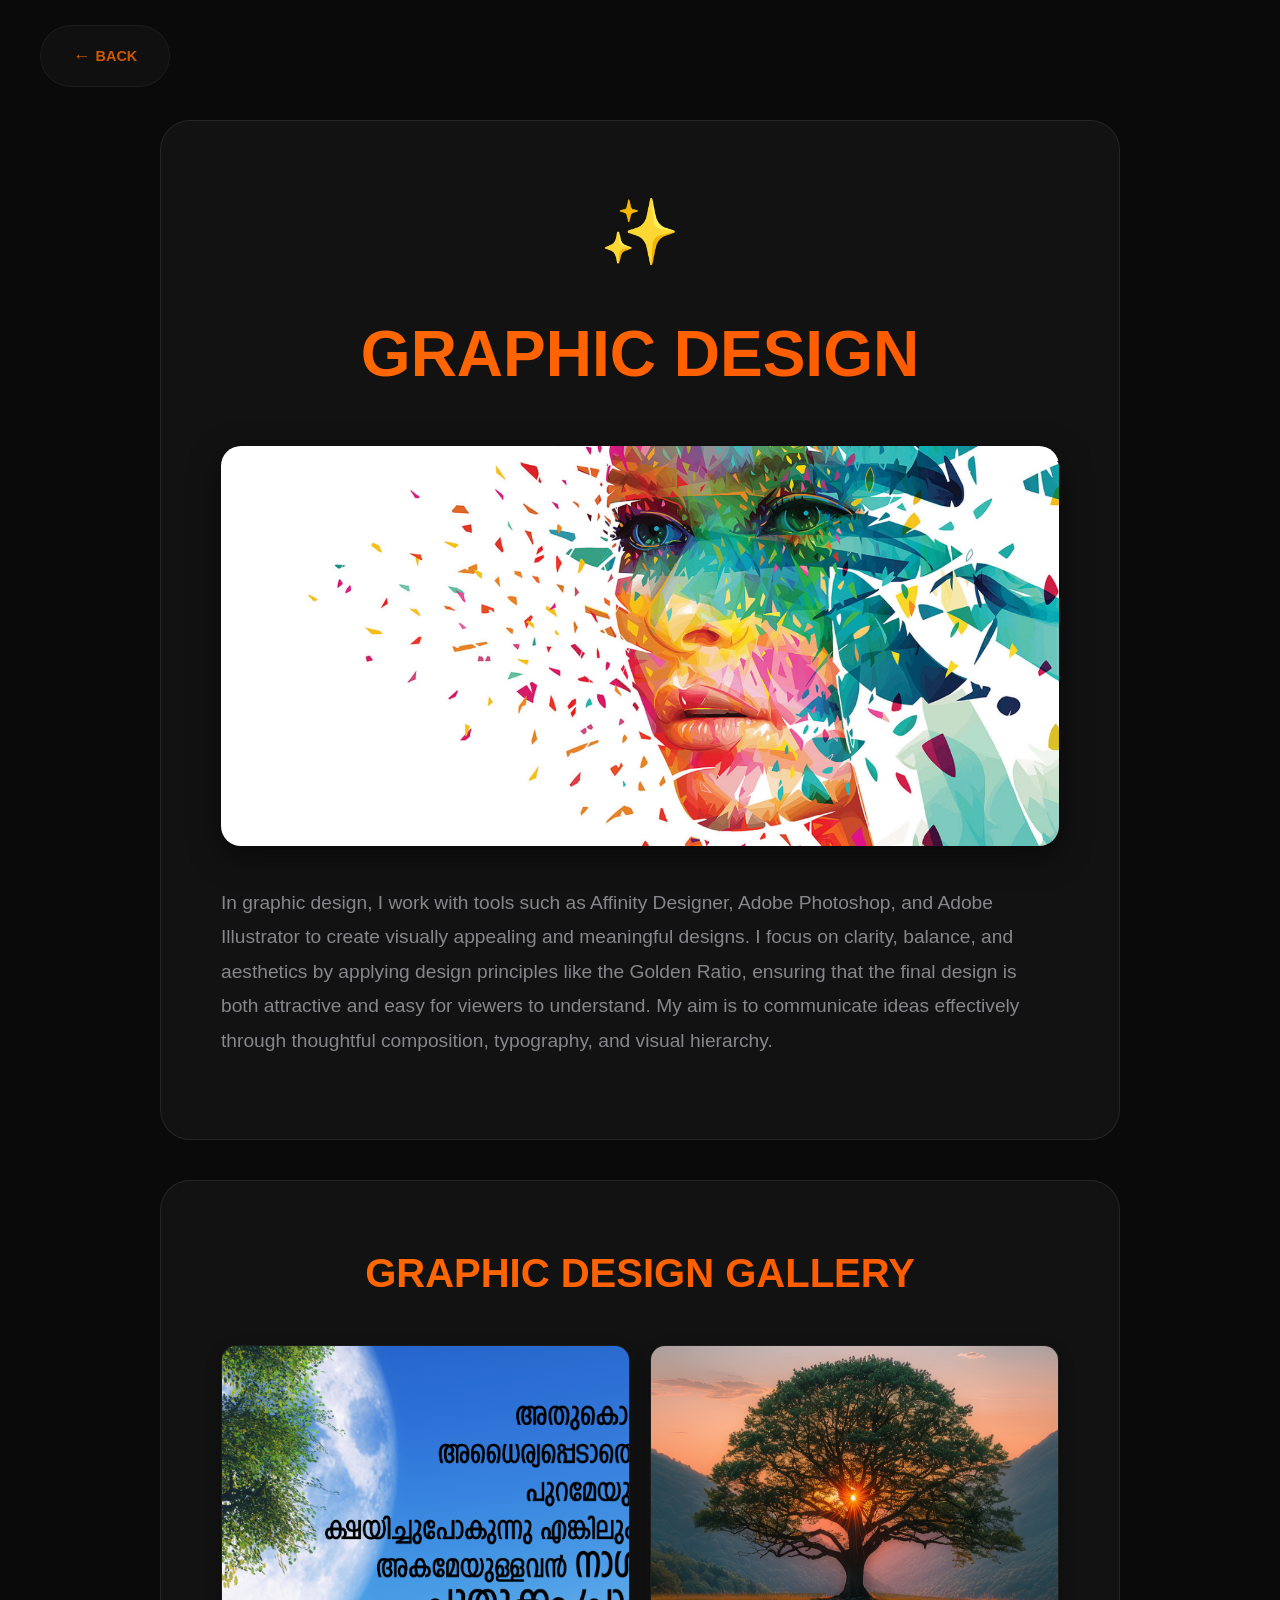
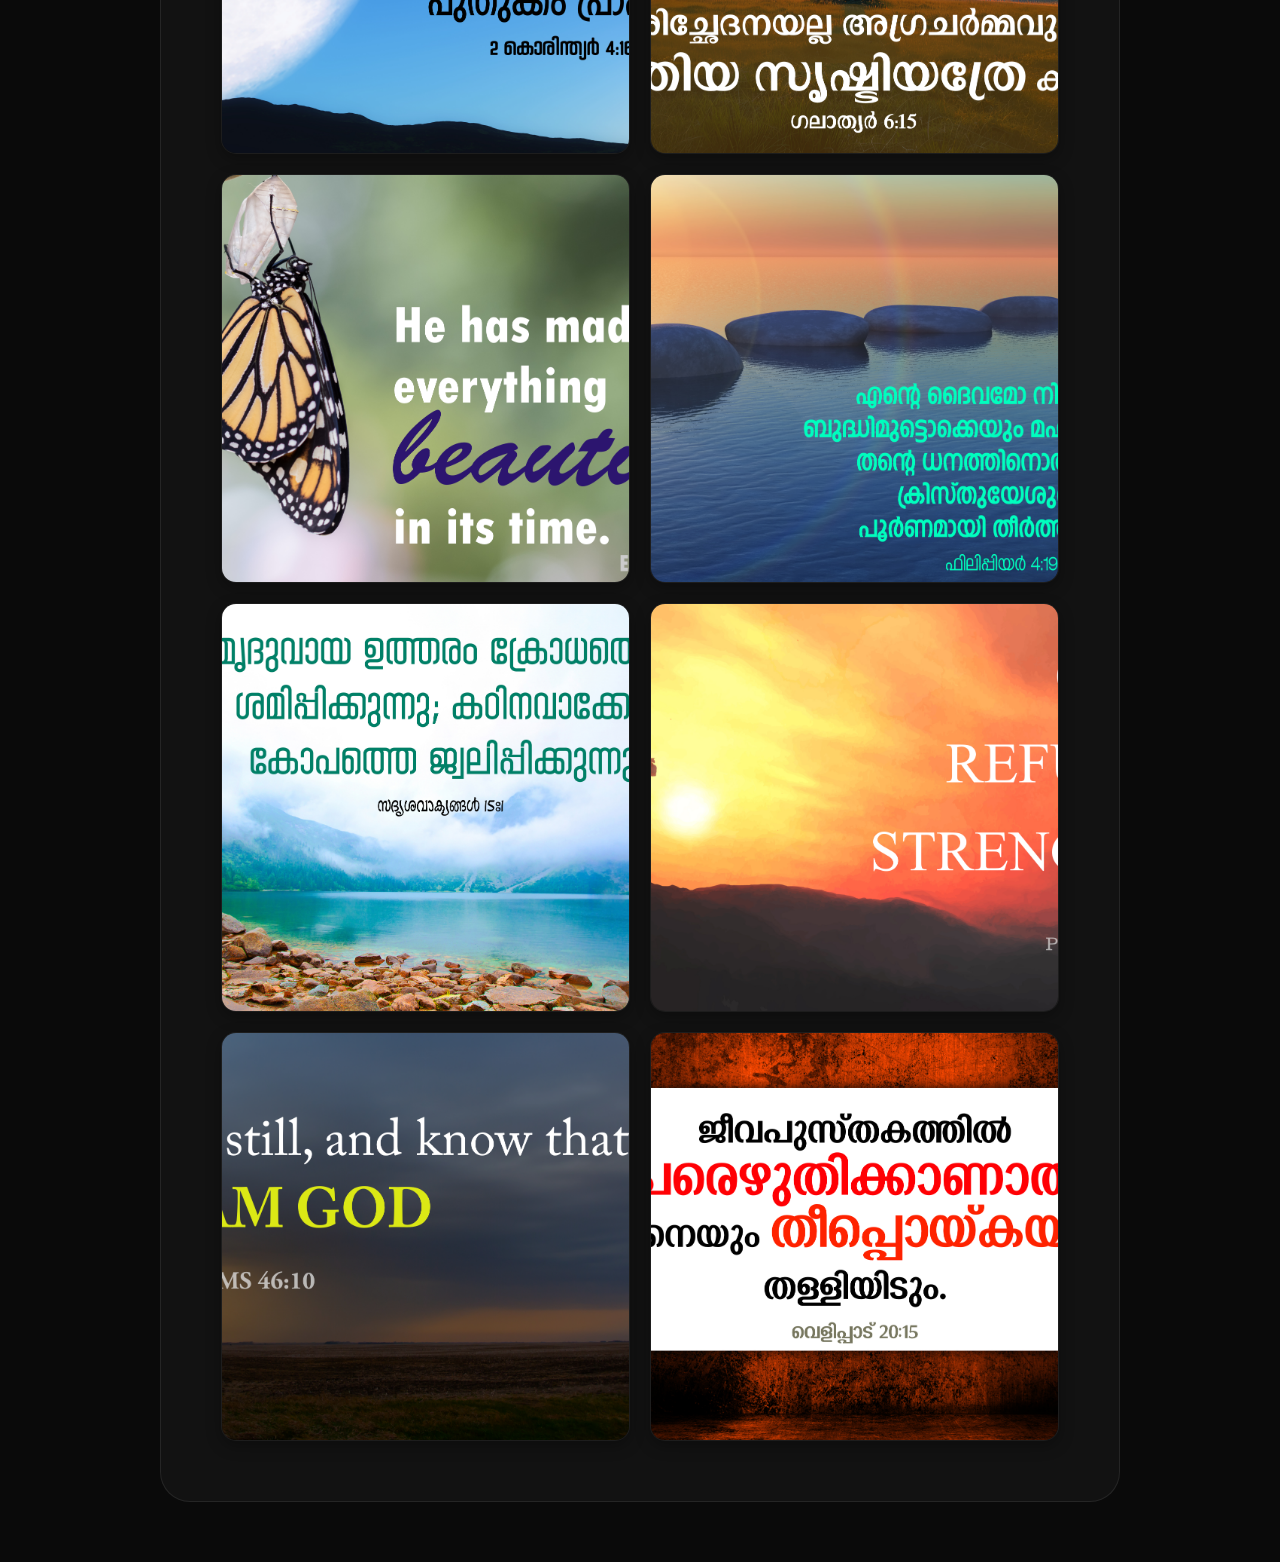
<file: skill-graphic-design.html>
<!DOCTYPE html>
<html lang="en">

<head>
    <meta charset="UTF-8">
    <meta name="viewport" content="width=device-width, initial-scale=1.0">
    <title>Graphic Design | Skill Set | Rohan Eldhose Manjummekudiyil</title>
    <!-- Google Fonts -->
    <link rel="preconnect" href="https://fonts.googleapis.com">
    <link rel="preconnect" href="https://fonts.gstatic.com" crossorigin>
    <link href="https://api.fontshare.com/v2/css?f[]=clash-display@700&f[]=satoshi@400;500;700&display=swap"
        rel="stylesheet">
    <link href="https://fonts.googleapis.com/css2?family=Great+Vibes&family=Outfit:wght@400;700;900&display=swap"
        rel="stylesheet">

    <!-- Local Stylesheet -->
    <link rel="stylesheet" href="style.css">
</head>

<body style="background: var(--bg-dark); color: var(--text-primary); margin: 0; font-family: 'Satoshi', sans-serif;">

    <header id="site-header" class="sticky-header left-aligned">
        <div class="header-container"
            style="display: flex; justify-content: space-between; align-items: center; margin: 0 auto;">
            <a href="index.html#skill-set" class="back-link"
                style="color: var(--primary-orange); text-decoration: none; font-weight: 600; font-size: 0.9rem; display: flex; align-items: center; gap: 5px; opacity: 0.8; transition: opacity 0.3s ease;">
                <span style="font-size: 1.1rem;">←</span> BACK
            </a>
        </div>
    </header>

    <main style="padding: 120px 20px 60px; max-width: 1000px; margin: 0 auto;">
        <div class="glass-card" style="padding: 60px; border-radius: 30px; display: block;">

            <div style="font-size: 4rem; text-align: center; margin-bottom: 20px;">✨</div>
            <h1 class="gradient-text"
                style="font-size: 4rem; font-family: 'Clash Display', sans-serif; text-transform: uppercase; text-align: center; margin-bottom: 40px;">
                Graphic Design</h1>

            <style>
                .graphic-design-container {
                    width: 100%;
                    height: 400px;
                    border-radius: 20px;
                    margin-bottom: 40px;
                    overflow: hidden;
                    box-shadow: 0 10px 30px rgba(0, 0, 0, 0.5);
                    background: #000;
                }
                .graphic-design-image {
                    width: 100%;
                    height: 100%;
                    background-image: url('graphical design.png');
                    background-size: cover;
                    background-position: center;
                }
            </style>
            <div class="graphic-design-container">
                <div class="graphic-design-image"></div>
            </div>

            <div style="font-size: 1.2rem; line-height: 1.8; color: var(--text-secondary);">
                <p style="margin-bottom: 20px;">In graphic design, I work with tools such as Affinity Designer, Adobe Photoshop, and Adobe Illustrator to create visually appealing and meaningful designs. I focus on clarity, balance, and aesthetics by applying design principles like the Golden Ratio, ensuring that the final design is both attractive and easy for viewers to understand. My aim is to communicate ideas effectively through thoughtful composition, typography, and visual hierarchy.</p>
            </div>

        </div>

        <div class="glass-card" style="padding: 60px; border-radius: 30px; display: block; margin-top: 40px;">
            <h2 class="gradient-text" style="font-size: 2.5rem; font-family: 'Clash Display', sans-serif; text-transform: uppercase; margin-bottom: 40px; text-align: center;">Graphic Design Gallery</h2>
            
            <style>
                .graphic-gallery {
                    display: grid;
                    grid-template-columns: repeat(auto-fill, minmax(280px, 1fr));
                    gap: 20px;
                }
                .gallery-item {
                    position: relative;
                    border-radius: 15px;
                    overflow: hidden;
                    box-shadow: 0 5px 15px rgba(0, 0, 0, 0.3);
                    aspect-ratio: 1 / 1;
                    cursor: pointer;
                    background: #111;
                    transition: transform 0.4s cubic-bezier(0.165, 0.84, 0.44, 1), box-shadow 0.4s ease;
                }
                .gallery-item:hover {
                    transform: translateY(-8px) scale(1.02);
                    box-shadow: 0 15px 30px rgba(255, 107, 0, 0.2);
                    z-index: 10;
                }
                .gallery-item img {
                    width: 100%;
                    height: 100%;
                    object-fit: cover;
                    transition: transform 0.6s ease;
                }
                .gallery-item:hover img {
                    transform: scale(1.1);
                }

                /* Modal Styles */
                .gallery-modal {
                    display: none;
                    position: fixed;
                    z-index: 99999;
                    left: 0;
                    top: 0;
                    width: 100%;
                    height: 100%;
                    background-color: rgba(0, 0, 0, 0.95);
                    backdrop-filter: blur(10px);
                    justify-content: center;
                    align-items: center;
                }
                .modal-content {
                    max-width: 90%;
                    max-height: 90%;
                    border-radius: 10px;
                    box-shadow: 0 0 50px rgba(255, 107, 0, 0.3);
                    animation: zoomIn 0.3s ease;
                }
                .close-modal {
                    position: absolute;
                    top: 30px;
                    right: 40px;
                    color: #fff;
                    font-size: 40px;
                    font-weight: bold;
                    cursor: pointer;
                    transition: color 0.3s;
                }
                .close-modal:hover {
                    color: var(--primary-orange);
                }
                @keyframes zoomIn {
                    from { transform: scale(0.8); opacity: 0; }
                    to { transform: scale(1); opacity: 1; }
                }

                /* Mobile view adjustment to match desktop */
                @media (max-width: 768px) {
                    h1.gradient-text {
                        font-size: 2.5rem !important; /* Prevent text cropping */
                    }
                    h2.gradient-text {
                        font-size: 1.8rem !important;
                    }
                    p {
                        font-size: 1rem !important;
                        text-align: justify !important; /* Improve paragraph text alignment */
                    }
                    .graphic-design-container {
                        height: 250px !important; /* Adjust hero image height for mobile */
                    }
                    .glass-card {
                        padding: 30px 20px !important; /* Reduce massive padding on mobile */
                    }
                    
                    /* Force side-by-side gallery on mobile */
                    .graphic-gallery {
                        display: grid !important;
                        grid-template-columns: repeat(2, 1fr) !important; /* Exactly 2 columns */
                        gap: 10px !important;
                    }
                }
            </style>

            <div class="graphic-gallery">
                <div class="gallery-item" onclick="openModal(this.querySelector('img').src)">
                    <img src="2CON_4_16.jpg" alt="Graphic Design 1">
                </div>
                <div class="gallery-item" onclick="openModal(this.querySelector('img').src)">
                    <img src="Document.jpg" alt="Graphic Design 2">
                </div>
                <div class="gallery-item" onclick="openModal(this.querySelector('img').src)">
                    <img src="Ecclesiastes 3 11.jpg" alt="Graphic Design 3">
                </div>
                <div class="gallery-item" onclick="openModal(this.querySelector('img').src)">
                    <img src="PHL_4_19.jpg" alt="Graphic Design 4">
                </div>
                <div class="gallery-item" onclick="openModal(this.querySelector('img').src)">
                    <img src="PROV_15_1.jpg" alt="Graphic Design 5">
                </div>
                <div class="gallery-item" onclick="openModal(this.querySelector('img').src)">
                    <img src="PSALMS 46 1.jpg" alt="Graphic Design 6">
                </div>
                <div class="gallery-item" onclick="openModal(this.querySelector('img').src)">
                    <img src="PSL_46_10.jpg" alt="Graphic Design 7">
                </div>
                <div class="gallery-item" onclick="openModal(this.querySelector('img').src)">
                    <img src="REV_20_15.jpg" alt="Graphic Design 8">
                </div>
            </div>
        </div>
    </main>

    <!-- Modal for Gallery Lightbox -->
    <div id="imageModal" class="gallery-modal" onclick="closeModal()">
        <span class="close-modal">&times;</span>
        <img id="modalImg" class="modal-content">
    </div>

    <script>
        function openModal(src) {
            const modal = document.getElementById("imageModal");
            const modalImg = document.getElementById("modalImg");
            modal.style.display = "flex";
            modalImg.src = src;
            document.body.style.overflow = 'hidden'; // Prevent scrolling
        }

        function closeModal() {
            const modal = document.getElementById("imageModal");
            modal.style.display = "none";
            document.body.style.overflow = 'auto'; // Re-enable scrolling
        }
    </script>

</body>

</html>
</file>
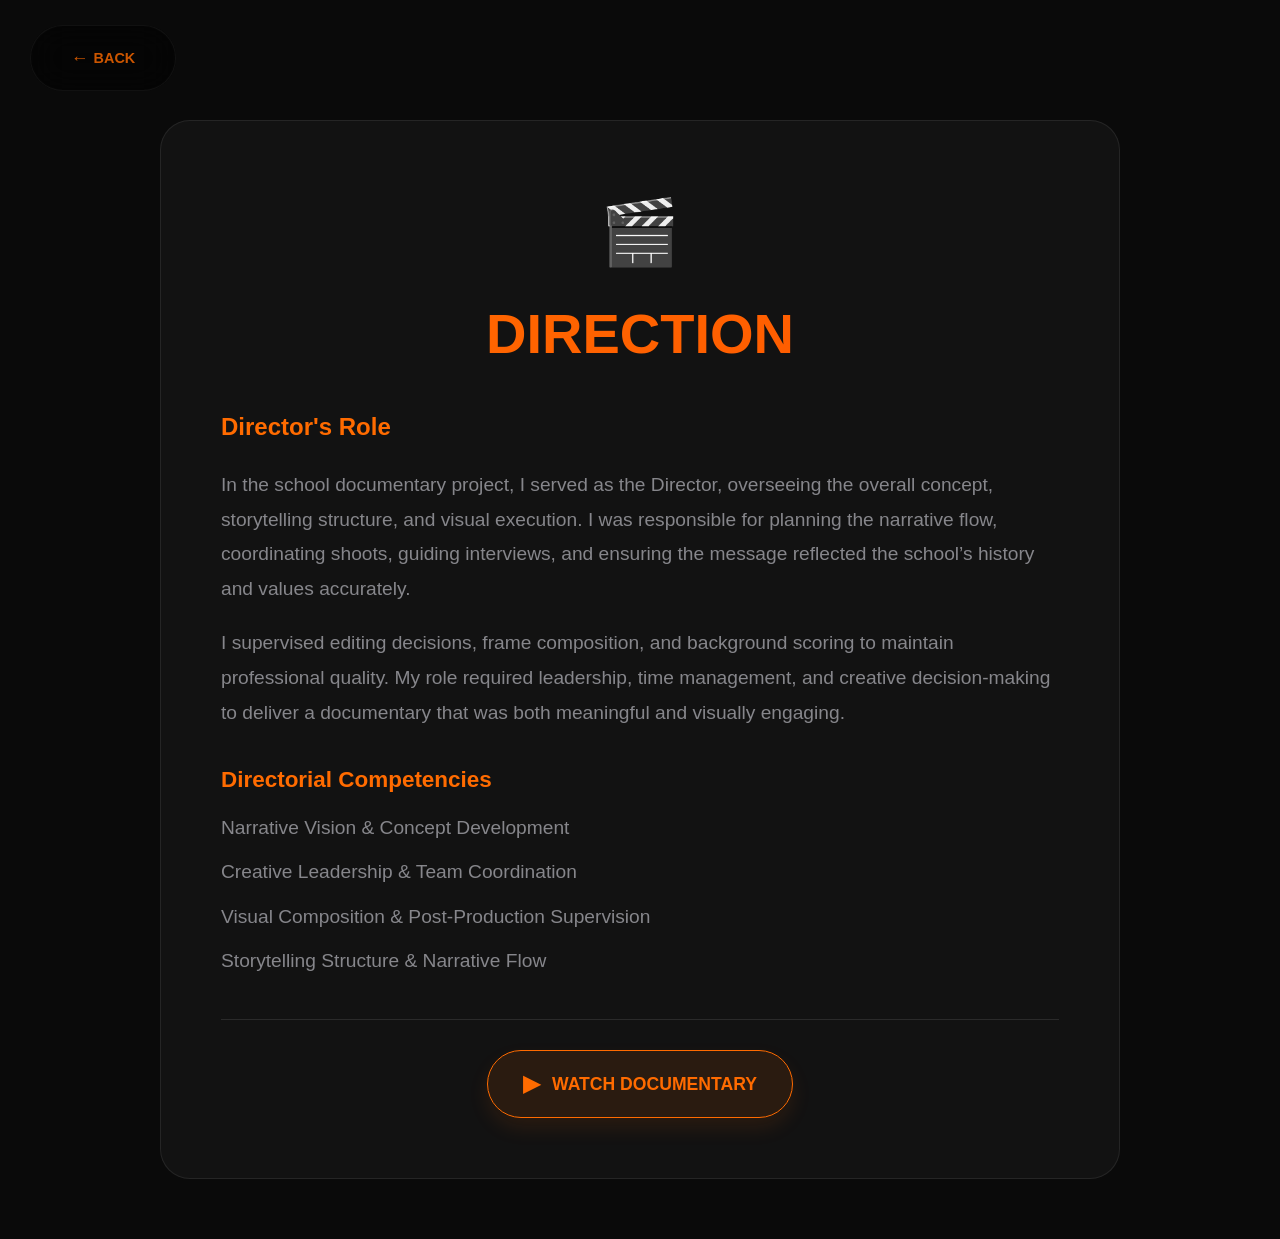
<file: skill-movie-direction.html>
<!DOCTYPE html>
<html lang="en">

<head>
    <meta charset="UTF-8">
    <meta name="viewport" content="width=device-width, initial-scale=1.0">
    <title>Direction | Skill Set | Rohan Eldhose Manjummekudiyil</title>
    <!-- Google Fonts -->
    <link rel="preconnect" href="https://fonts.googleapis.com">
    <link rel="preconnect" href="https://fonts.gstatic.com" crossorigin>
    <link href="https://api.fontshare.com/v2/css?f[]=clash-display@700&f[]=satoshi@400;500;700&display=swap"
        rel="stylesheet">
    <link href="https://fonts.googleapis.com/css2?family=Great+Vibes&family=Outfit:wght@400;700;900&display=swap"
        rel="stylesheet">

    <!-- Local Stylesheet -->
    <link rel="stylesheet" href="style.css">
</head>

<body style="background: var(--bg-dark); color: var(--text-primary); margin: 0; font-family: 'Satoshi', sans-serif;">

    <header id="site-header" class="sticky-header left-aligned" style="background: rgba(5,5,5,0.9); padding: 8px 20px; left: 30px; transform: none;">
        <div class="header-container"
            style="display: flex; justify-content: space-between; align-items: center; max-width: 1300px; margin: 0 auto;">
            <a href="index.html#skill-set" class="back-link"
                style="color: var(--primary-orange); text-decoration: none; font-weight: 600; font-size: 0.9rem; display: flex; align-items: center; gap: 5px; opacity: 0.8; transition: opacity 0.3s ease;">
                <span style="font-size: 1.1rem;">←</span> BACK
            </a>
        </div>
    </header>

    <main style="padding: 120px 20px 60px; max-width: 1000px; margin: 0 auto;">
        <div class="glass-card" style="padding: 60px; border-radius: 30px; display: block;">

            <div style="font-size: 4rem; text-align: center; margin-bottom: 20px;">🎬</div>
            <h1 class="gradient-text"
                style="font-size: 3.5rem; font-family: 'Clash Display', sans-serif; text-transform: uppercase; text-align: center; margin-bottom: 40px; line-height: 1.1;">
                Direction</h1>
            <div style="font-size: 1.2rem; line-height: 1.8; color: var(--text-secondary);">
                <h3 style="color: var(--primary-orange); font-size: 1.5rem; margin-bottom: 20px; margin-top: 0;">Director's Role</h3>
                <p style="margin-bottom: 20px;">
                    In the school documentary project, I served as the Director, overseeing the overall concept, storytelling structure, and visual execution. I was responsible for planning the narrative flow, coordinating shoots, guiding interviews, and ensuring the message reflected the school’s history and values accurately.
                </p>
                <p style="margin-bottom: 20px;">
                    I supervised editing decisions, frame composition, and background scoring to maintain professional quality. My role required leadership, time management, and creative decision-making to deliver a documentary that was both meaningful and visually engaging.
                </p>
                <h3 style="color: var(--primary-orange); margin: 30px 0 10px;">Directorial Competencies</h3>
                <ul>
                    <li style="margin-bottom: 10px;">Narrative Vision & Concept Development</li>
                    <li style="margin-bottom: 10px;">Creative Leadership & Team Coordination</li>
                    <li style="margin-bottom: 10px;">Visual Composition & Post-Production Supervision</li>
                    <li style="margin-bottom: 10px;">Storytelling Structure & Narrative Flow</li>
                </ul>
            </div>

            <div style="text-align: center; margin-top: 40px; padding-top: 30px; border-top: 1px solid rgba(255, 255, 255, 0.1);">
                <a href="https://youtu.be/7ukQz3yrtLY?si=gywjXWimr4Ry_xR9" target="_blank" class="glass-btn" 
                   style="display: inline-flex; align-items: center; gap: 12px; padding: 15px 35px; background: rgba(255, 107, 0, 0.1); border: 1px solid var(--primary-orange); border-radius: 50px; color: var(--primary-orange); text-decoration: none; font-weight: 700; font-size: 1.1rem; transition: all 0.3s ease; box-shadow: 0 10px 20px rgba(255, 107, 0, 0.1);">
                   <span style="font-size: 1.4rem;">▶</span> WATCH DOCUMENTARY
                </a>
                
                <style>
                    .glass-btn:hover {
                        background: var(--primary-orange) !important;
                        color: white !important;
                        transform: translateY(-5px);
                        box-shadow: 0 15px 30px rgba(255, 107, 0, 0.3) !important;
                    }

                    /* Mobile view adjustments */
                    @media (max-width: 768px) {
                        h1.gradient-text {
                            font-size: 2.5rem !important;
                        }
                        h3 {
                            font-size: 1.5rem !important;
                        }
                        p, ul li {
                            font-size: 1rem !important;
                            text-align: left !important;
                        }
                        .glass-card {
                            padding: 30px 20px !important;
                        }
                        .glass-btn {
                            padding: 12px 25px !important;
                            font-size: 1rem !important;
                        }
                    }
                </style>
            </div>

        </div>
    </main>

</body>

</html>
</file>
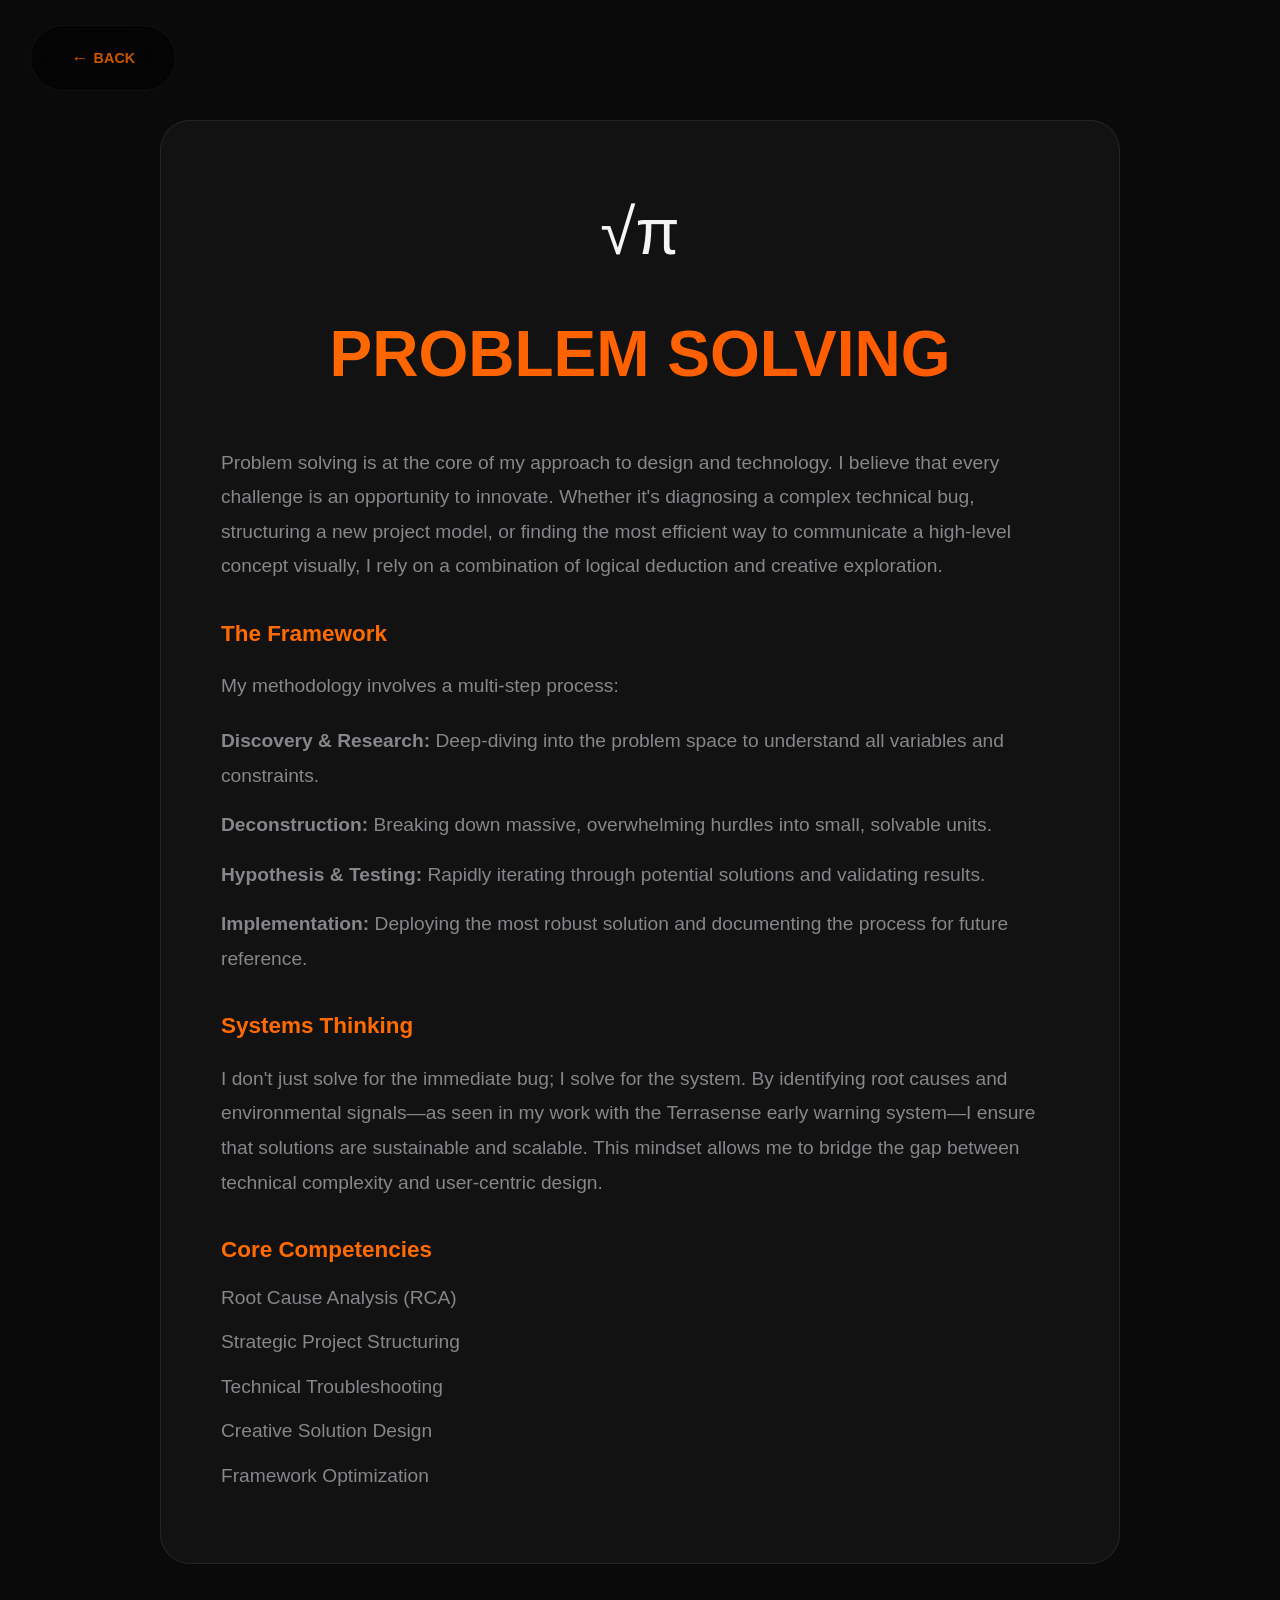
<file: skill-problem-solving.html>
<!DOCTYPE html>
<html lang="en">

<head>
    <meta charset="UTF-8">
    <meta name="viewport" content="width=device-width, initial-scale=1.0">
    <title>Structured Problem Solving | Skill Set | Rohan Eldhose Manjummekudiyil</title>
    <!-- Google Fonts -->
    <link rel="preconnect" href="https://fonts.googleapis.com">
    <link rel="preconnect" href="https://fonts.gstatic.com" crossorigin>
    <link href="https://api.fontshare.com/v2/css?f[]=clash-display@700&f[]=satoshi@400;500;700&display=swap"
        rel="stylesheet">
    <link href="https://fonts.googleapis.com/css2?family=Great+Vibes&family=Outfit:wght@400;700;900&display=swap"
        rel="stylesheet">

    <!-- Local Stylesheet -->
    <link rel="stylesheet" href="style.css">
</head>

<body style="background: var(--bg-dark); color: var(--text-primary); margin: 0; font-family: 'Satoshi', sans-serif;">

    <header id="site-header" class="sticky-header" style="background: rgba(5,5,5,0.9); padding: 8px 20px; left: 30px; transform: none;">
        <div class="header-container"
            style="display: flex; justify-content: space-between; align-items: center; max-width: 1300px; margin: 0 auto;">
            <a href="index.html#skill-set" class="back-link"
                style="color: var(--primary-orange); text-decoration: none; font-weight: 600; font-size: 0.9rem; display: flex; align-items: center; gap: 5px; opacity: 0.8; transition: opacity 0.3s ease;">
                <span style="font-size: 1.1rem;">←</span> BACK
            </a>
        </div>
    </header>

    <main style="padding: 120px 20px 60px; max-width: 1000px; margin: 0 auto;">
        <div class="glass-card" style="padding: 60px; border-radius: 30px; display: block;">

            <div style="font-size: 4rem; text-align: center; margin-bottom: 20px; font-family: 'Satoshi', sans-serif;">√π</div>
            <h1 class="gradient-text"
                style="font-size: 4rem; font-family: 'Clash Display', sans-serif; text-transform: uppercase; text-align: center; margin-bottom: 40px;">
                Problem Solving</h1>

            <style>
                /* Mobile view adjustments */
                @media (max-width: 768px) {
                    h1.gradient-text {
                        font-size: 2.5rem !important;
                        line-height: 1.1 !important;
                    }
                    h3 {
                        font-size: 1.5rem !important;
                    }
                    div[style*="font-size: 4rem; text-align: center; margin-bottom: 20px; font-family: 'Satoshi', sans-serif;"] {
                        font-size: 2.5rem !important;
                        margin-bottom: 10px !important;
                    }
                    p, ul li {
                        font-size: 1rem !important;
                        text-align: justify !important;
                    }
                    .glass-card {
                        padding: 30px 20px !important;
                    }
                }
            </style>

            <div style="font-size: 1.2rem; line-height: 1.8; color: var(--text-secondary);">
                <p style="margin-bottom: 20px;">
                    Problem solving is at the core of my approach to design and technology. I believe that every challenge is an opportunity to innovate. Whether it's diagnosing a complex technical bug, structuring a new project model, or finding the most efficient way to communicate a high-level concept visually, I rely on a combination of logical deduction and creative exploration.
                </p>
                
                <h3 style="color: var(--primary-orange); margin: 30px 0 15px; font-family: 'Clash Display', sans-serif;">The Framework</h3>
                <p style="margin-bottom: 20px;">
                    My methodology involves a multi-step process:
                </p>
                <ul style="margin-bottom: 30px;">
                    <li style="margin-bottom: 15px;"><strong>Discovery & Research:</strong> Deep-diving into the problem space to understand all variables and constraints.</li>
                    <li style="margin-bottom: 15px;"><strong>Deconstruction:</strong> Breaking down massive, overwhelming hurdles into small, solvable units.</li>
                    <li style="margin-bottom: 15px;"><strong>Hypothesis & Testing:</strong> Rapidly iterating through potential solutions and validating results.</li>
                    <li style="margin-bottom: 15px;"><strong>Implementation:</strong> Deploying the most robust solution and documenting the process for future reference.</li>
                </ul>

                <h3 style="color: var(--primary-orange); margin: 30px 0 15px; font-family: 'Clash Display', sans-serif;">Systems Thinking</h3>
                <p style="margin-bottom: 20px;">
                    I don't just solve for the immediate bug; I solve for the system. By identifying root causes and environmental signals—as seen in my work with the Terrasense early warning system—I ensure that solutions are sustainable and scalable. This mindset allows me to bridge the gap between technical complexity and user-centric design.
                </p>

                <h3 style="color: var(--primary-orange); margin: 30px 0 10px; font-family: 'Clash Display', sans-serif;">Core Competencies</h3>
                <ul>
                    <li style="margin-bottom: 10px;">Root Cause Analysis (RCA)</li>
                    <li style="margin-bottom: 10px;">Strategic Project Structuring</li>
                    <li style="margin-bottom: 10px;">Technical Troubleshooting</li>
                    <li style="margin-bottom: 10px;">Creative Solution Design</li>
                    <li style="margin-bottom: 10px;">Framework Optimization</li>
                </ul>
            </div>

        </div>
    </main>

</body>

</html>
</file>
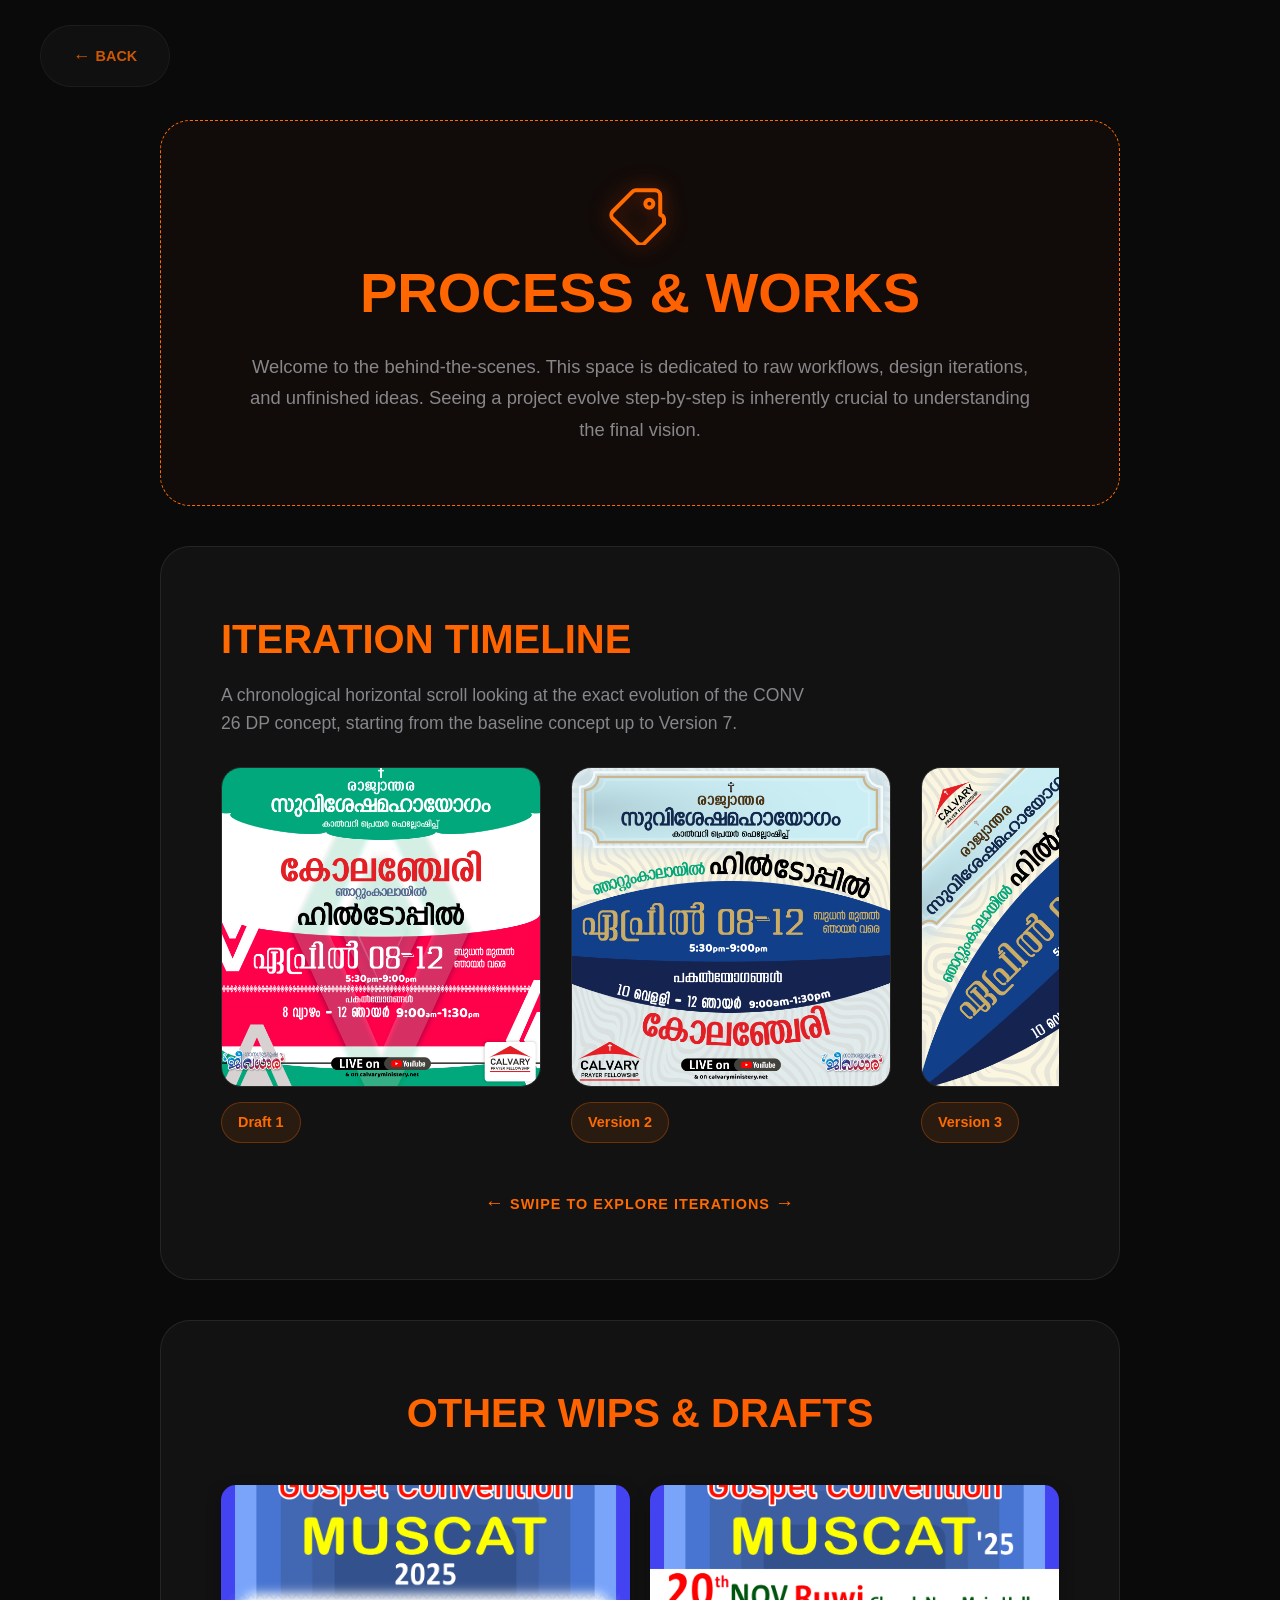
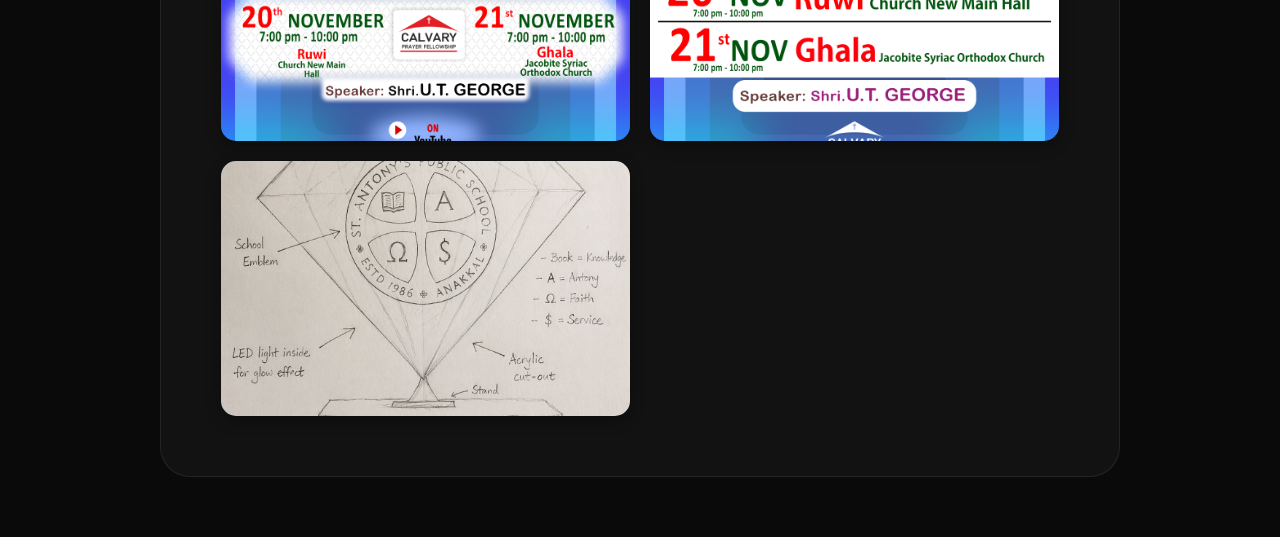
<file: skill-process.html>
<!DOCTYPE html>
<html lang="en">

<head>
    <meta charset="UTF-8">
    <meta name="viewport" content="width=device-width, initial-scale=1.0">
    <title>Process & Works | Rohan Eldhose Manjummekudiyil</title>
    <!-- Google Fonts -->
    <link rel="preconnect" href="https://fonts.googleapis.com">
    <link rel="preconnect" href="https://fonts.gstatic.com" crossorigin>
    <link href="https://api.fontshare.com/v2/css?f[]=clash-display@700&f[]=satoshi@400;500;700&display=swap"
        rel="stylesheet">
    
    <!-- Local Stylesheet -->
    <link rel="stylesheet" href="style.css">
</head>

<body style="background: var(--bg-dark); color: var(--text-primary); margin: 0; font-family: 'Satoshi', sans-serif;">

    <header id="site-header" class="sticky-header left-aligned">
        <div class="header-container"
            style="display: flex; justify-content: space-between; align-items: center; margin: 0 auto;">
            <a href="index.html#skill-set" class="back-link"
                style="color: var(--primary-orange); text-decoration: none; font-weight: 600; font-size: 0.9rem; display: flex; align-items: center; gap: 5px; opacity: 0.8; transition: opacity 0.3s ease;">
                <span style="font-size: 1.1rem;">←</span> BACK
            </a>
        </div>
    </header>

    <main style="padding: 120px 20px 60px; max-width: 1000px; margin: 0 auto;">
        
        <!-- Intro Hero -->
        <div class="glass-card" style="padding: 60px; border-radius: 30px; display: block; border: 1px dashed var(--primary-orange); background: rgba(255, 69, 0, 0.03);">
            <div style="font-size: 4rem; text-align: center; margin-bottom: 20px; color: var(--primary-orange); filter: drop-shadow(0 0 10px rgba(255,69,0,0.5));">
                <svg xmlns="http://www.w3.org/2000/svg" width="64" height="64" viewBox="0 0 24 24" fill="none" stroke="currentColor" stroke-width="1.5" stroke-linecap="round" stroke-linejoin="round" style="margin: 0 auto; display: block;"><path d="m21 16-7.172 7.172a2 2 0 0 1-2.828 0L1.828 14.172a2 2 0 0 1 0-2.828L9 4.172A2 2 0 0 1 10.414 3.5h7.172a2 2 0 0 1 2 2v7.172A2 2 0 0 1 21 14.086Z"/><circle cx="15.5" cy="8.5" r="1.5"/></svg>
            </div>
            <h1 class="gradient-text"
                style="font-size: 3.5rem; font-family: 'Clash Display', sans-serif; text-transform: uppercase; text-align: center; margin-bottom: 30px; line-height: 1;">
                Process & Works</h1>

            <div style="font-size: 1.15rem; line-height: 1.7; color: var(--text-secondary); text-align: center; max-width: 800px; margin: 0 auto;">
                <p>Welcome to the behind-the-scenes. This space is dedicated to raw workflows, design iterations, and unfinished ideas. Seeing a project evolve step-by-step is inherently crucial to understanding the final vision.</p>
            </div>
        </div>

        <!-- Horizontal Timeline Iteration -->
        <div class="glass-card" style="padding: 60px; border-radius: 30px; display: block; margin-top: 40px; overflow: hidden;">
            <h2 class="gradient-text" style="font-size: 2.5rem; font-family: 'Clash Display', sans-serif; text-transform: uppercase; margin-bottom: 10px;">Iteration Timeline</h2>
            <p style="color: var(--text-secondary); margin-bottom: 30px; font-size: 1.1rem; max-width: 600px;">A chronological horizontal scroll looking at the exact evolution of the CONV 26 DP concept, starting from the baseline concept up to Version 7.</p>
            
            <style>
                .horizontal-timeline {
                    display: flex;
                    gap: 30px;
                    overflow-x: auto;
                    padding-bottom: 30px;
                    scroll-snap-type: x mandatory;
                    scroll-padding: 0 50px;
                    cursor: grab;
                }
                .horizontal-timeline:active {
                    cursor: grabbing;
                }
                .horizontal-timeline::-webkit-scrollbar {
                    height: 8px;
                }
                .horizontal-timeline::-webkit-scrollbar-track {
                    background: rgba(255, 255, 255, 0.05);
                    border-radius: 10px;
                }
                .horizontal-timeline::-webkit-scrollbar-thumb {
                    background: var(--primary-orange);
                    border-radius: 10px;
                }
                .timeline-item {
                    min-width: 320px;
                    scroll-snap-align: center;
                    display: flex;
                    flex-direction: column;
                    gap: 15px;
                }
                .timeline-img-wrapper {
                    width: 100%;
                    aspect-ratio: 1/1;
                    border-radius: 20px;
                    overflow: hidden;
                    border: 1px solid rgba(255, 255, 255, 0.1);
                    transition: transform 0.3s ease, border-color 0.3s ease;
                }
                .timeline-img-wrapper:hover {
                    transform: translateY(-5px);
                    border-color: var(--primary-orange);
                }
                .timeline-img-wrapper img {
                    width: 100%;
                    height: 100%;
                    object-fit: cover;
                    pointer-events: none; /* helps mouse drag feature */
                }
                .timeline-label {
                    background: rgba(255, 107, 0, 0.1);
                    color: var(--primary-orange);
                    padding: 8px 16px;
                    border-radius: 100px;
                    display: inline-block;
                    font-weight: 700;
                    align-self: flex-start;
                    font-size: 0.9rem;
                    border: 1px solid rgba(255, 107, 0, 0.3);
                }
                
                @media (max-width: 768px) {
                    .timeline-item { min-width: 260px; }
                    .glass-card { padding: 30px 20px; }
                }

                /* Modal Styles */
                .gallery-modal {
                    display: none;
                    position: fixed;
                    z-index: 99999;
                    left: 0;
                    top: 0;
                    width: 100%;
                    height: 100%;
                    background-color: rgba(0, 0, 0, 0.95);
                    backdrop-filter: blur(10px);
                    justify-content: center;
                    align-items: center;
                }
                .modal-content {
                    max-width: 90%;
                    max-height: 90%;
                    border-radius: 10px;
                    box-shadow: 0 0 50px rgba(255, 107, 0, 0.3);
                    animation: zoomIn 0.3s ease;
                }
                .close-modal {
                    position: absolute;
                    top: 30px;
                    right: 40px;
                    color: #fff;
                    font-size: 40px;
                    font-weight: bold;
                    cursor: pointer;
                    transition: color 0.3s;
                }
                .close-modal:hover {
                    color: var(--primary-orange);
                }
                @keyframes zoomIn {
                    from { transform: scale(0.8); opacity: 0; }
                    to { transform: scale(1); opacity: 1; }
                }
            </style>

            <div class="horizontal-timeline">
                <!-- V1 -->
                <div class="timeline-item">
                    <div class="timeline-img-wrapper" onclick="openModal('CONV_26_DP.jpg')">
                        <img src="CONV_26_DP.jpg" alt="V1">
                    </div>
                    <div class="timeline-label">Draft 1</div>
                </div>
                <!-- V2 -->
                <div class="timeline-item">
                    <div class="timeline-img-wrapper" onclick="openModal('CONV_26_DP V2.jpg')">
                        <img src="CONV_26_DP V2.jpg" alt="V2">
                    </div>
                    <div class="timeline-label">Version 2</div>
                </div>
                <!-- V3 -->
                <div class="timeline-item">
                    <div class="timeline-img-wrapper" onclick="openModal('CONV_26_DP V3.jpg')">
                        <img src="CONV_26_DP V3.jpg" alt="V3">
                    </div>
                    <div class="timeline-label">Version 3</div>
                </div>
                <!-- V4 -->
                <div class="timeline-item">
                    <div class="timeline-img-wrapper" onclick="openModal('CONV_26_DP V4.jpg')">
                        <img src="CONV_26_DP V4.jpg" alt="V4">
                    </div>
                    <div class="timeline-label">Version 4</div>
                </div>
                <!-- V5 -->
                <div class="timeline-item">
                    <div class="timeline-img-wrapper" onclick="openModal('CONV_26_DP V5.jpg')">
                        <img src="CONV_26_DP V5.jpg" alt="V5">
                    </div>
                    <div class="timeline-label">Version 5</div>
                </div>
                <!-- V6 -->
                <div class="timeline-item">
                    <div class="timeline-img-wrapper" onclick="openModal('CONV_26_DP V6.jpg')">
                        <img src="CONV_26_DP V6.jpg" alt="V6">
                    </div>
                    <div class="timeline-label">Version 6</div>
                </div>
                <!-- V7 -->
                <div class="timeline-item">
                    <div class="timeline-img-wrapper" onclick="openModal('CONV_26_DP V7.jpg')">
                        <img src="CONV_26_DP V7.jpg" alt="V7">
                    </div>
                    <div class="timeline-label">Final Version (V7)</div>
                </div>
            </div>
            
            <p style="text-align: center; color: var(--primary-orange); font-size: 0.9rem; margin-top: 15px; font-weight: 600; letter-spacing: 1px;"><span style="font-size: 1.2rem;">←</span> SWIPE TO EXPLORE ITERATIONS <span style="font-size: 1.2rem;">→</span></p>
        </div>

        <!-- Other WIPs -->
        <div class="glass-card" style="padding: 60px; border-radius: 30px; display: block; margin-top: 40px;">
            <h2 class="gradient-text" style="font-size: 2.5rem; font-family: 'Clash Display', sans-serif; text-transform: uppercase; margin-bottom: 40px; text-align: center;">Other WIPs & Drafts</h2>
            
            <style>
                .wip-gallery {
                    display: grid;
                    grid-template-columns: repeat(auto-fill, minmax(280px, 1fr));
                    gap: 20px;
                }
                .wip-item {
                    position: relative;
                    border-radius: 15px;
                    overflow: hidden;
                    box-shadow: 0 5px 15px rgba(0, 0, 0, 0.3);
                    aspect-ratio: 16 / 10;
                    cursor: pointer;
                    background: #111;
                    transition: transform 0.4s cubic-bezier(0.165, 0.84, 0.44, 1), box-shadow 0.4s ease;
                }
                .wip-item:hover {
                    transform: translateY(-8px) scale(1.02);
                    box-shadow: 0 15px 30px rgba(255, 107, 0, 0.2);
                    z-index: 10;
                }
                .wip-item img {
                    width: 100%;
                    height: 100%;
                    object-fit: cover;
                    transition: transform 0.6s ease;
                }
                .wip-item:hover img {
                    transform: scale(1.1);
                }

                @media (max-width: 768px) {
                    .wip-gallery {
                        grid-template-columns: 1fr;
                    }
                }
            </style>

            <div class="wip-gallery">
                <div class="wip-item" onclick="openModal('DOHA_DP.png')">
                    <img src="DOHA_DP.png" alt="Doha DP">
                </div>
                <div class="wip-item" onclick="openModal('muscat.png')">
                    <img src="muscat.png" alt="Muscat">
                </div>
                <div class="wip-item" onclick="openModal('ruby job.png')">
                    <img src="ruby job.png" alt="Ruby Job">
                </div>
            </div>
        </div>

    </main>

    <!-- Modal for Gallery Lightbox -->
    <div id="imageModal" class="gallery-modal" onclick="closeModal(event)">
        <span class="close-modal">&times;</span>
        <img id="modalImg" class="modal-content">
    </div>

    <script>
        function openModal(src) {
            const modal = document.getElementById("imageModal");
            const modalImg = document.getElementById("modalImg");
            modal.style.display = "flex";
            modalImg.src = src;
            document.body.style.overflow = 'hidden';
        }

        function closeModal(event) {
            // Close if background is clicked or X is clicked
            if (event && event.target.id !== "imageModal" && !event.target.classList.contains("close-modal")) {
                return;
            }
            const modal = document.getElementById("imageModal");
            modal.style.display = "none";
            document.body.style.overflow = 'auto';
        }

        // Enable mouse dragging on horizontal scroll container for desktop users
        const slider = document.querySelector('.horizontal-timeline');
        let isDown = false;
        let startX;
        let scrollLeft;

        slider.addEventListener('mousedown', (e) => {
            isDown = true;
            startX = e.pageX - slider.offsetLeft;
            scrollLeft = slider.scrollLeft;
        });
        slider.addEventListener('mouseleave', () => {
            isDown = false;
        });
        slider.addEventListener('mouseup', () => {
            isDown = false;
        });
        slider.addEventListener('mousemove', (e) => {
            if(!isDown) return;
            e.preventDefault();
            const x = e.pageX - slider.offsetLeft;
            const walk = (x - startX) * 2; // scroll-fast
            slider.scrollLeft = scrollLeft - walk;
        });
    </script>

</body>

</html>
</file>
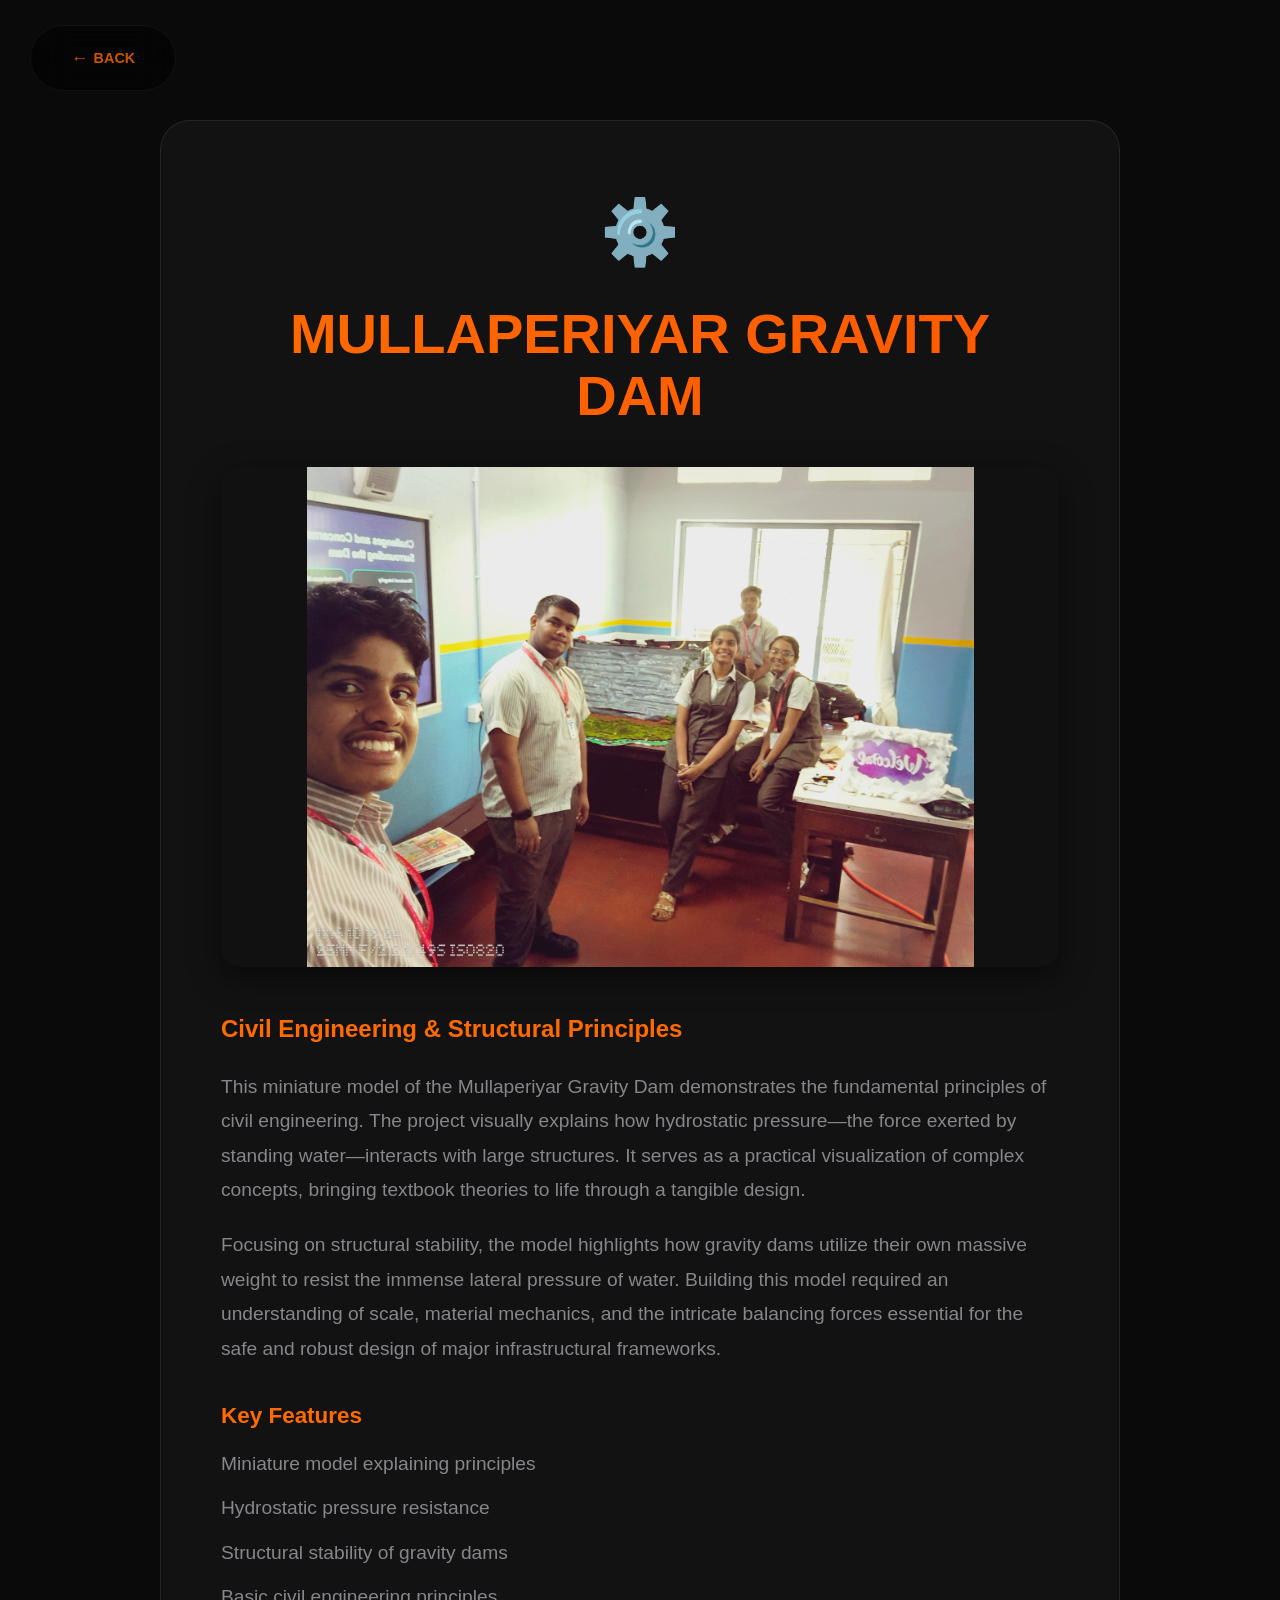
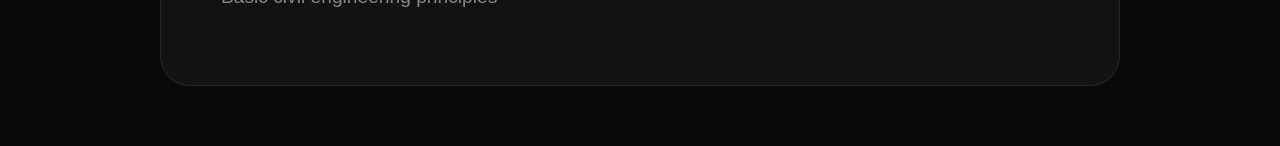
<file: skill-technical.html>
<!DOCTYPE html>
<html lang="en">

<head>
    <meta charset="UTF-8">
    <meta name="viewport" content="width=device-width, initial-scale=1.0">
    <title>Mullaperiyar Gravity Dam | Rohan Eldhose Manjummekudiyil</title>
    <!-- Google Fonts -->
    <link rel="preconnect" href="https://fonts.googleapis.com">
    <link rel="preconnect" href="https://fonts.gstatic.com" crossorigin>
    <link href="https://api.fontshare.com/v2/css?f[]=clash-display@700&f[]=satoshi@400;500;700&display=swap"
        rel="stylesheet">
    <link href="https://fonts.googleapis.com/css2?family=Great+Vibes&family=Outfit:wght@400;700;900&display=swap"
        rel="stylesheet">

    <!-- Local Stylesheet -->
    <link rel="stylesheet" href="style.css">
</head>

<body style="background: var(--bg-dark); color: var(--text-primary); margin: 0; font-family: 'Satoshi', sans-serif;">

    <header id="site-header" class="sticky-header" style="background: rgba(5,5,5,0.9); padding: 8px 20px; left: 30px; transform: none;">
        <div class="header-container"
            style="display: flex; justify-content: space-between; align-items: center; max-width: 1300px; margin: 0 auto;">
            <a href="index.html#skill-set" class="back-link"
                style="color: var(--primary-orange); text-decoration: none; font-weight: 600; font-size: 0.9rem; display: flex; align-items: center; gap: 5px; opacity: 0.8; transition: opacity 0.3s ease;">
                <span style="font-size: 1.1rem;">←</span> BACK
            </a>
        </div>
    </header>

    <main style="padding: 120px 20px 60px; max-width: 1000px; margin: 0 auto;">
        <div class="glass-card" style="padding: 60px; border-radius: 30px; display: block;">

            <div style="font-size: 4rem; text-align: center; margin-bottom: 20px;">⚙️</div>
            <h1 class="gradient-text"
                style="font-size: 3.5rem; font-family: 'Clash Display', sans-serif; text-transform: uppercase; text-align: center; margin-bottom: 40px; line-height: 1.1;">
                Mullaperiyar Gravity Dam</h1>

            <style>
                .drawing-container {
                    width: 100%;
                    height: 500px;
                    border-radius: 20px;
                    margin-bottom: 40px;
                    overflow: hidden;
                    box-shadow: 0 10px 30px rgba(0, 0, 0, 0.5);
                    background: #111;
                }
                .drawing-image {
                    width: 100%;
                    height: 100%;
                    background-image: url('dam (5).jpeg');
                    background-size: contain;
                    background-repeat: no-repeat;
                    background-position: center;
                }

                /* Mobile view adjustments */
                @media (max-width: 768px) {
                    h1.gradient-text {
                        font-size: 2.5rem !important;
                    }
                    h3 {
                        font-size: 1.5rem !important;
                    }
                    p, ul li {
                        font-size: 1rem !important;
                        text-align: justify !important;
                    }
                    .glass-card {
                        padding: 30px 20px !important;
                    }
                    .drawing-container {
                        height: 250px !important;
                    }
                }
            </style>
            <div class="drawing-container">
                <div class="drawing-image"></div>
            </div>

            <div style="font-size: 1.2rem; line-height: 1.8; color: var(--text-secondary);">
                <h3 style="color: var(--primary-orange); font-size: 1.5rem; margin-bottom: 20px; margin-top: 0;">Civil Engineering & Structural Principles</h3>
                <p style="margin-bottom: 20px;">
                    This miniature model of the Mullaperiyar Gravity Dam demonstrates the fundamental principles of
                    civil engineering. The project visually explains how hydrostatic pressure—the force exerted by
                    standing water—interacts with large structures. It serves as a practical visualization of complex
                    concepts, bringing textbook theories to life through a tangible design.
                </p>
                <p style="margin-bottom: 30px;">
                    Focusing on structural stability, the model highlights how gravity dams utilize their own massive
                    weight to resist the immense lateral pressure of water. Building this model required an
                    understanding of scale, material mechanics, and the intricate balancing forces essential for the
                    safe and robust design of major infrastructural frameworks.
                </p>
                <h3 style="color: var(--primary-orange); margin: 30px 0 10px;">Key Features</h3>
                <ul>
                    <li style="margin-bottom: 10px;">Miniature model explaining principles</li>
                    <li style="margin-bottom: 10px;">Hydrostatic pressure resistance</li>
                    <li style="margin-bottom: 10px;">Structural stability of gravity dams</li>
                    <li style="margin-bottom: 10px;">Basic civil engineering principles</li>
                </ul>
            </div>

        </div>
    </main>

</body>

</html>
</file>
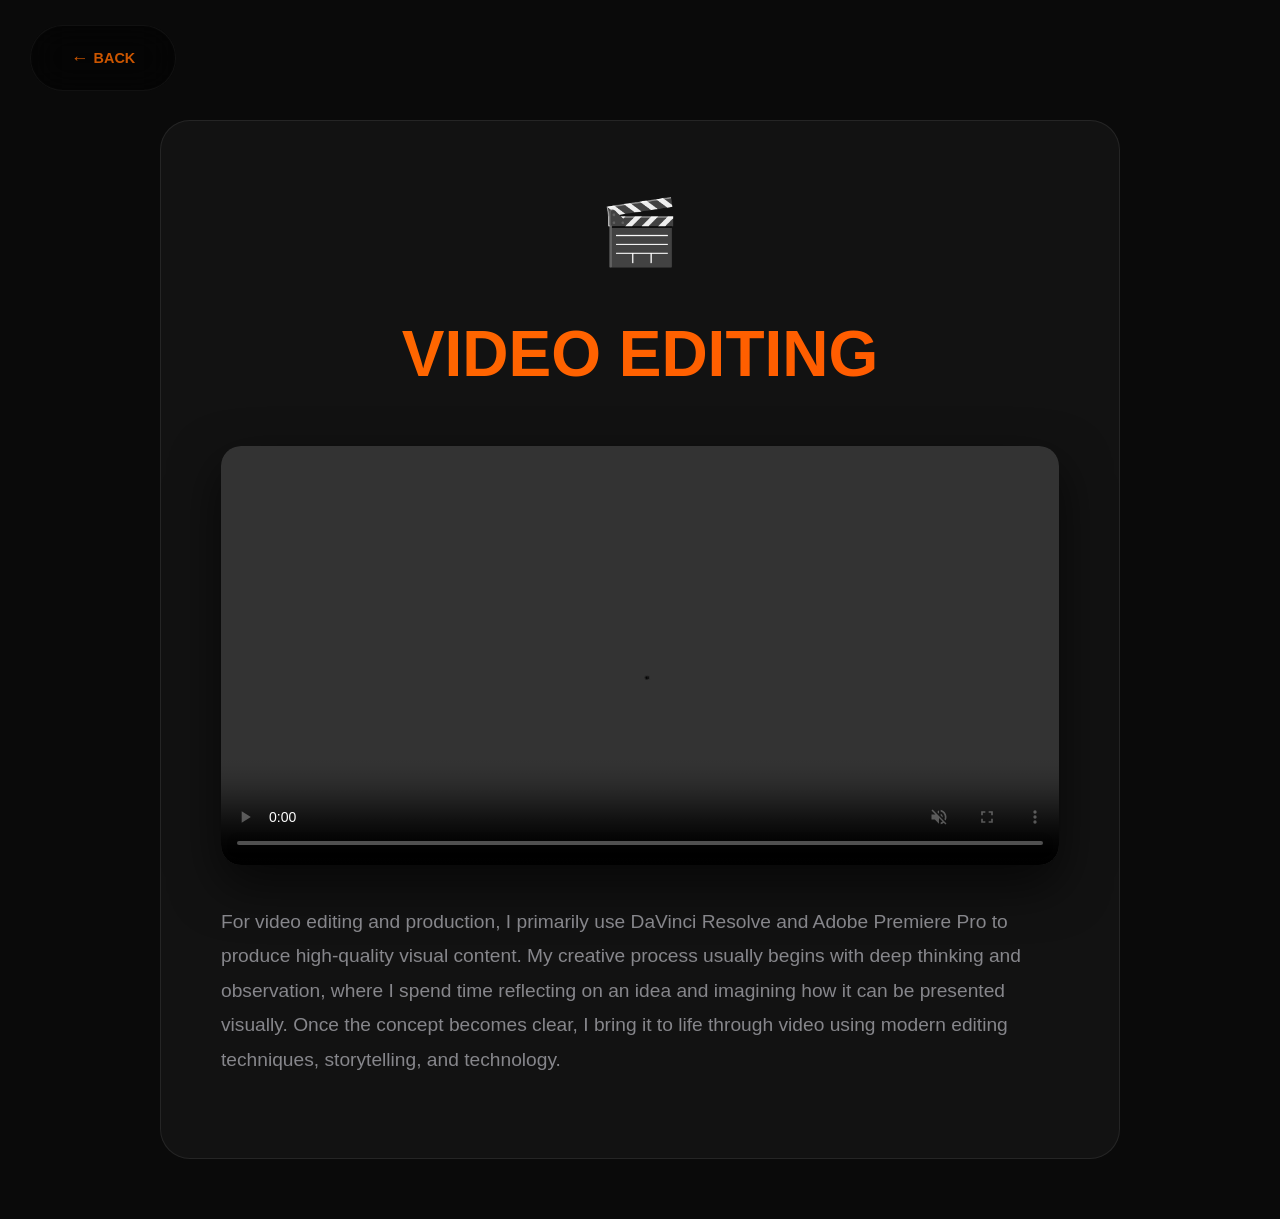
<file: skill-video-editing.html>
<!DOCTYPE html>
<html lang="en">

<head>
    <meta charset="UTF-8">
    <meta name="viewport" content="width=device-width, initial-scale=1.0">
    <title>Video Editing | Skill Set | Rohan Eldhose Manjummekudiyil</title>
    <!-- Google Fonts -->
    <link rel="preconnect" href="https://fonts.googleapis.com">
    <link rel="preconnect" href="https://fonts.gstatic.com" crossorigin>
    <link href="https://api.fontshare.com/v2/css?f[]=clash-display@700&f[]=satoshi@400;500;700&display=swap"
        rel="stylesheet">
    <link href="https://fonts.googleapis.com/css2?family=Great+Vibes&family=Outfit:wght@400;700;900&display=swap"
        rel="stylesheet">

    <!-- Local Stylesheet -->
    <link rel="stylesheet" href="style.css">
</head>

<body style="background: var(--bg-dark); color: var(--text-primary); margin: 0; font-family: 'Satoshi', sans-serif;">

    <header id="site-header" class="sticky-header" style="background: rgba(5,5,5,0.9); padding: 8px 20px; left: 30px; transform: none;">
        <div class="header-container"
            style="display: flex; justify-content: space-between; align-items: center; max-width: 1300px; margin: 0 auto;">
            <a href="index.html#skill-set" class="back-link"
                style="color: var(--primary-orange); text-decoration: none; font-weight: 600; font-size: 0.9rem; display: flex; align-items: center; gap: 5px; opacity: 0.8; transition: opacity 0.3s ease;">
                <span style="font-size: 1.1rem;">←</span> BACK
            </a>
        </div>
    </header>

    <main style="padding: 120px 20px 60px; max-width: 1000px; margin: 0 auto;">
        <div class="glass-card" style="padding: 60px; border-radius: 30px; display: block;">

            <div style="font-size: 4rem; text-align: center; margin-bottom: 20px;">🎬</div>
            <h1 class="gradient-text"
                style="font-size: 4rem; font-family: 'Clash Display', sans-serif; text-transform: uppercase; text-align: center; margin-bottom: 40px;">
                Video Editing</h1>

            <style>
                .video-container {
                    width: 100%;
                    max-height: 550px;
                    border-radius: 20px;
                    margin-bottom: 40px;
                    overflow: hidden;
                    box-shadow: 0 20px 50px rgba(0, 0, 0, 0.6);
                    background: #000;
                    display: flex;
                    justify-content: center;
                    align-items: center;
                }
                .skill-video {
                    width: 100%;
                    height: auto;
                    display: block;
                    border-radius: 12px;
                }

                /* Mobile view adjustments */
                @media (max-width: 768px) {
                    h1.gradient-text {
                        font-size: 2.5rem !important;
                    }
                    h3 {
                        font-size: 1.5rem !important;
                    }
                    p, ul li {
                        font-size: 1rem !important;
                        text-align: justify !important;
                    }
                    .glass-card {
                        padding: 30px 20px !important;
                    }
                }
            </style>
            <div class="video-container">
                <video class="skill-video" autoplay loop muted controls>
                    <source src="vdeo.mp4" type="video/mp4">
                    Your browser does not support the video tag.
                </video>
            </div>

            <div style="font-size: 1.2rem; line-height: 1.8; color: var(--text-secondary);">
                <p style="margin-bottom: 20px;">For video editing and production, I primarily use DaVinci Resolve and Adobe Premiere Pro to produce high-quality visual content. My creative process usually begins with deep thinking and observation, where I spend time reflecting on an idea and imagining how it can be presented visually. Once the concept becomes clear, I bring it to life through video using modern editing techniques, storytelling, and technology.</p>
            </div>

        </div>
    </main>

</body>

</html>
</file>
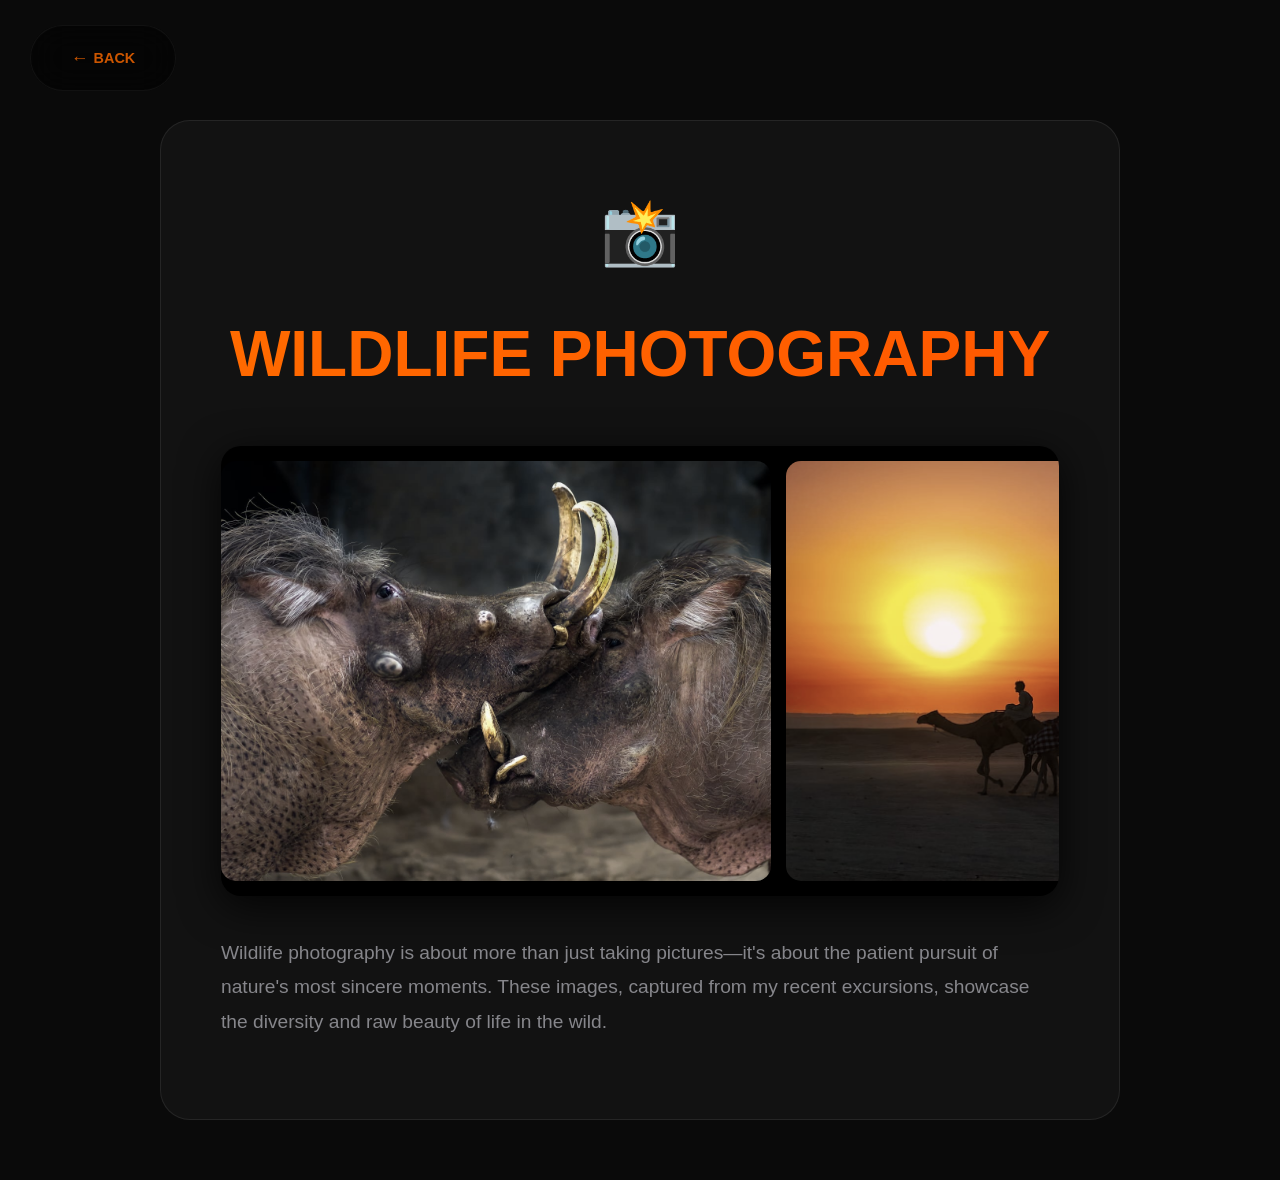
<file: skill-wildlife.html>
<!DOCTYPE html>
<html lang="en">

<head>
    <meta charset="UTF-8">
    <meta name="viewport" content="width=device-width, initial-scale=1.0">
    <title>Wildlife Photography | Skill Set | Rohan Eldhose Manjummekudiyil</title>
    <!-- Google Fonts -->
    <link rel="preconnect" href="https://fonts.googleapis.com">
    <link rel="preconnect" href="https://fonts.gstatic.com" crossorigin>
    <link href="https://api.fontshare.com/v2/css?f[]=clash-display@700&f[]=satoshi@400;500;700&display=swap"
        rel="stylesheet">
    <link href="https://fonts.googleapis.com/css2?family=Great+Vibes&family=Outfit:wght@400;700;900&display=swap"
        rel="stylesheet">

    <!-- Local Stylesheet -->
    <link rel="stylesheet" href="style.css">
</head>

<body style="background: var(--bg-dark); color: var(--text-primary); margin: 0; font-family: 'Satoshi', sans-serif;">

    <header id="site-header" class="sticky-header left-aligned" style="background: rgba(5,5,5,0.9); padding: 8px 20px; left: 30px; transform: none;">
        <div class="header-container"
            style="display: flex; justify-content: space-between; align-items: center; max-width: 1300px; margin: 0 auto;">
            <a href="index.html#skill-set" class="back-link"
                style="color: var(--primary-orange); text-decoration: none; font-weight: 600; font-size: 0.9rem; display: flex; align-items: center; gap: 5px; opacity: 0.8; transition: opacity 0.3s ease;">
                <span style="font-size: 1.1rem;">←</span> BACK
            </a>
        </div>
    </header>

    <main style="padding: 120px 20px 60px; max-width: 1000px; margin: 0 auto;">
        <div class="glass-card" style="padding: 60px; border-radius: 30px; display: block;">

            <div style="font-size: 4rem; text-align: center; margin-bottom: 20px;">📸</div>
            <h1 class="gradient-text"
                style="font-size: 4rem; font-family: 'Clash Display', sans-serif; text-transform: uppercase; text-align: center; margin-bottom: 40px;">
                Wildlife Photography</h1>

            <style>
                .camera-container {
                    width: 100%;
                    height: 450px;
                    border-radius: 20px;
                    margin-bottom: 40px;
                    overflow: hidden;
                    box-shadow: 0 10px 40px rgba(0, 0, 0, 0.8);
                    background: #000;
                    position: relative;
                }
                
                .gallery-track {
                    display: flex;
                    gap: 15px;
                    padding: 15px 0;
                    width: max-content;
                    animation: scrollGallery 30s linear infinite;
                }

                .gallery-track:hover {
                    animation-play-state: paused;
                }

                .gallery-img {
                    width: 550px;
                    height: 420px;
                    object-fit: cover;
                    border-radius: 15px;
                    flex-shrink: 0;
                    transition: transform 0.4s ease, filter 0.4s ease;
                    filter: grayscale(40%);
                    cursor: pointer;
                }

                .gallery-img:hover {
                    transform: scale(1.03);
                    filter: grayscale(0%);
                    z-index: 10;
                }

                @keyframes scrollGallery {
                    0% { transform: translateX(0); }
                    100% { transform: translateX(calc(-565px * 8)); }
                }

                /* Modal Styles */
                .gallery-modal {
                    display: none;
                    position: fixed;
                    z-index: 99999;
                    left: 0;
                    top: 0;
                    width: 100%;
                    height: 100%;
                    background-color: rgba(0, 0, 0, 0.95);
                    backdrop-filter: blur(10px);
                    justify-content: center;
                    align-items: center;
                }
                .modal-content {
                    max-width: 90%;
                    max-height: 90%;
                    border-radius: 10px;
                    box-shadow: 0 0 50px rgba(255, 107, 0, 0.3);
                    animation: zoomIn 0.3s ease;
                }
                .close-modal {
                    position: absolute;
                    top: 30px;
                    right: 40px;
                    color: #fff;
                    font-size: 40px;
                    font-weight: bold;
                    cursor: pointer;
                    transition: color 0.3s;
                }
                .close-modal:hover {
                    color: var(--primary-orange);
                }
                @keyframes zoomIn {
                    from { transform: scale(0.8); opacity: 0; }
                    to { transform: scale(1); opacity: 1; }
                }

                /* Mobile view adjustments */
                @media (max-width: 768px) {
                    h1.gradient-text {
                        font-size: 2.5rem !important;
                    }
                    h3 {
                        font-size: 1.5rem !important;
                    }
                    p, ul li {
                        font-size: 1rem !important;
                        text-align: justify !important;
                    }
                    .glass-card {
                        padding: 30px 20px !important;
                    }
                    .camera-container {
                        height: 250px !important;
                    }
                    .gallery-img {
                        width: 300px !important;
                        height: 220px !important;
                    }
                    @keyframes scrollGallery {
                        0% { transform: translateX(0); }
                        100% { transform: translateX(calc(-315px * 8)); } /* Adjusted based on width + gap */
                    }
                }
            </style>
            <div class="camera-container">
                <div class="gallery-track">
                    <!-- Original 8 Images -->
                    <img src="wildlife new (1).jpeg" class="gallery-img" onclick="openModal(this.src)">
                    <img src="wildlife new (2).jpeg" class="gallery-img" onclick="openModal(this.src)">
                    <img src="wildlife new (3).jpeg" class="gallery-img" onclick="openModal(this.src)">
                    <img src="wildlife new (4).jpeg" class="gallery-img" onclick="openModal(this.src)">
                    <img src="wildlife new (5).jpeg" class="gallery-img" onclick="openModal(this.src)">
                    <img src="wildlife new (6).jpeg" class="gallery-img" onclick="openModal(this.src)">
                    <img src="wildlife new (7).jpeg" class="gallery-img" onclick="openModal(this.src)">
                    <img src="wildlife new (8).jpeg" class="gallery-img" onclick="openModal(this.src)">
                    <!-- Duplicated 8 Images for Seamless Infinite Scroll -->
                    <img src="wildlife new (1).jpeg" class="gallery-img" onclick="openModal(this.src)">
                    <img src="wildlife new (2).jpeg" class="gallery-img" onclick="openModal(this.src)">
                    <img src="wildlife new (3).jpeg" class="gallery-img" onclick="openModal(this.src)">
                    <img src="wildlife new (4).jpeg" class="gallery-img" onclick="openModal(this.src)">
                    <img src="wildlife new (5).jpeg" class="gallery-img" onclick="openModal(this.src)">
                    <img src="wildlife new (6).jpeg" class="gallery-img" onclick="openModal(this.src)">
                    <img src="wildlife new (7).jpeg" class="gallery-img" onclick="openModal(this.src)">
                    <img src="wildlife new (8).jpeg" class="gallery-img" onclick="openModal(this.src)">
                </div>
            </div>

            <div style="font-size: 1.2rem; line-height: 1.8; color: var(--text-secondary);">
                <p style="margin-bottom: 20px;">Wildlife photography is about more than just taking pictures—it's about
                    the patient pursuit of nature's most sincere moments. These images, captured from my recent
                    excursions, showcase the diversity and raw beauty of life in the wild.</p>
            </div>

        </div>
    </main>

    <!-- Modal for Gallery Lightbox -->
    <div id="imageModal" class="gallery-modal" onclick="closeModal()">
        <span class="close-modal">&times;</span>
        <img id="modalImg" class="modal-content">
    </div>

    <script>
        function openModal(src) {
            const modal = document.getElementById("imageModal");
            const modalImg = document.getElementById("modalImg");
            modal.style.display = "flex";
            modalImg.src = src;
            document.body.style.overflow = 'hidden'; // Prevent scrolling
        }

        function closeModal() {
            const modal = document.getElementById("imageModal");
            modal.style.display = "none";
            document.body.style.overflow = 'auto'; // Re-enable scrolling
        }
    </script>

</body>

</html>
</file>
<file: style.css>
:root {
    --bg-dark: #0A0A0A;
    --bg-card: #121212;
    --primary-orange: #ff6b00;
    --secondary-orange: #ff4500;
    --accent-red: #cc0000;
    --gradient-orange: linear-gradient(135deg, #ff6b00, #ff4500);
    --text-primary: #f5f5f7;
    --text-secondary: #86868b;
    --border-color: rgba(255, 255, 255, 0.08);
    --glass-bg: rgba(18, 18, 18, 0.7);
    --glass-border: rgba(255, 255, 255, 0.04);
    
    /* Bento Settings */
    --bento-gap: 24px;
    --bento-radius: 28px;
    --focus-scale: 1.02;
}

* {
    margin: 0;
    padding: 0;
    box-sizing: border-box;
}

html {
    scroll-behavior: smooth;
    overflow-x: hidden;
}

body {
    font-family: 'Satoshi', sans-serif;
    background-color: var(--bg-dark);
    color: var(--text-primary);
    line-height: 1.6;
    overflow-x: hidden;
    position: relative;
    max-width: 100%; /* Strictly prevent body from exceeding viewport width */
}



h1,
h2,
h3,
h4,
h5,
h6 {
    font-family: 'Clash Display', sans-serif;
}

a {
    text-decoration: none;
    color: inherit;
    transition: all 0.3s ease;
}

ul {
    list-style: none;
}

/* Utilities */
.gradient-text {
    background: var(--gradient-orange);
    background-size: 200% auto;
    -webkit-background-clip: text;
    -webkit-text-fill-color: transparent;
    background-clip: text;
    animation: shine 4s linear infinite;
}

@keyframes shine {
    to {
        background-position: 200% center;
    }
}

.text-orange {
    color: var(--primary-orange);
}

.text-light {
    color: var(--text-primary);
}

.align-center {
    text-align: center;
}

.section-container {
    max-width: 1200px;
    margin: 0 auto;
    padding: 100px 20px;
}

.section-title {
    font-size: 2.5rem;
    margin-bottom: 3rem;
    font-weight: 800;
}

/* Header & Navigation (Floating Pill style) */
.sticky-header {
    position: fixed;
    top: 25px;
    left: 50%;
    transform: translateX(-50%);
    width: fit-content;
    z-index: 1000;
    background: rgba(20, 20, 20, 0.65);
    backdrop-filter: blur(20px);
    -webkit-backdrop-filter: blur(20px);
    border: 1px solid rgba(255, 255, 255, 0.05);
    border-radius: 100px;
    transition: all 0.4s cubic-bezier(0.165, 0.84, 0.44, 1);
    padding: 6px 12px;
}

.sticky-header.left-aligned {
    left: 40px;
    transform: none;
    margin: 0;
}

@media (max-width: 768px) {
    .sticky-header.left-aligned {
        left: 20px;
    }
}

.sticky-header.scrolled {
    background: rgba(15, 15, 15, 0.9);
    border-color: rgba(255, 255, 255, 0.15);
    box-shadow: 0 10px 30px rgba(0, 0, 0, 0.5);
}

.header-container {
    display: flex;
    justify-content: center;
    align-items: center;
    padding: 10px 20px;
    gap: 30px;
    margin: 0;
}

.logo {
    font-family: 'Clash Display', sans-serif;
    font-size: 1.1rem;
    font-weight: 800;
    letter-spacing: 1.5px;
    color: var(--primary-orange);
    margin-right: 15px;
    display: inline-flex;
    align-items: center;
    white-space: nowrap;
}

.logo span {
    color: var(--primary-orange);
    transition: all 0.5s cubic-bezier(0.175, 0.885, 0.32, 1.275);
}

.logo-r, .logo-em {
    display: inline-block;
}

.logo-hidden {
    display: inline-block;
    max-width: 0;
    opacity: 0;
    overflow: hidden;
    vertical-align: bottom;
    transition: max-width 0.5s ease-out, opacity 0.4s ease-out;
}

.logo:hover .logo-hidden {
    max-width: 150px;
    opacity: 1;
}

.logo:hover .logo-em {
    max-width: 0;
    opacity: 0;
    overflow: hidden;
    margin: 0;
    padding: 0;
}

.nav-links {
    display: flex;
    gap: 25px;
    align-items: center;
}

.nav-link {
    font-size: 0.75rem;
    font-weight: 600;
    color: rgba(255, 255, 255, 0.7);
    position: relative;
    padding-bottom: 5px;
    text-transform: uppercase;
    letter-spacing: 1.5px;
    transition: color 0.3s ease;
}

.nav-link::after {
    content: '';
    position: absolute;
    bottom: -5px;
    left: 50%;
    transform: translateX(-50%);
    width: 4px;
    height: 4px;
    background: var(--primary-orange);
    border-radius: 50%;
    opacity: 0;
    transition: opacity 0.3s ease, transform 0.3s ease;
}

.nav-link:hover::after,
.nav-link.active::after {
    opacity: 1;
    width: 4px;
    transform: translateX(-50%) scale(1.2);
}

.nav-link:hover,
.nav-link.active {
    color: var(--primary-orange);
}

.whatsapp-btn {
    display: flex;
    justify-content: center;
    align-items: center;
    width: 38px;
    height: 38px;
    border-radius: 50%;
    border: 1px solid rgba(255, 255, 255, 0.15);
    color: #25D366;
    transition: all 0.3s ease;
    margin-left: 10px;
}

.whatsapp-btn:hover {
    background: rgba(37, 211, 102, 0.1);
    border-color: #25D366;
    transform: scale(1.05);
}

.menu-toggle {
    display: none;
    background: none;
    border: none;
    color: var(--text-primary);
    font-size: 1.5rem;
    cursor: pointer;
}

/* Buttons */
.btn-primary {
    display: inline-block;
    background: var(--gradient-orange);
    color: white;
    padding: 12px 30px;
    border-radius: 30px;
    font-weight: 600;
    text-transform: uppercase;
    letter-spacing: 1px;
    transition: transform 0.4s cubic-bezier(0.175, 0.885, 0.32, 1.275), box-shadow 0.4s ease;
    border: none;
    cursor: pointer;
    position: relative;
    overflow: hidden;
    z-index: 1;
}

.btn-primary::before {
    content: '';
    position: absolute;
    top: 0;
    left: 0;
    width: 100%;
    height: 100%;
    background: linear-gradient(135deg, var(--secondary-orange), var(--primary-orange), var(--accent-red));
    z-index: -1;
    transition: opacity 0.4s ease;
    opacity: 0;
}

.btn-primary:hover {
    transform: translateY(-5px) scale(1.05);
    box-shadow: 0 15px 30px rgba(204, 0, 0, 0.3), 0 0 20px rgba(255, 107, 0, 0.3);
}

.btn-primary:hover::before {
    opacity: 1;
}

.btn-secondary {
    display: inline-block;
    background: transparent;
    color: var(--text-primary);
    padding: 12px 30px;
    border-radius: 30px;
    font-weight: 600;
    border: 2px solid var(--border-color);
    transition: all 0.3s ease;
}

.btn-secondary:hover {
    border-color: var(--primary-orange);
    color: var(--primary-orange);
}

/* Hero Section */
.hero-section {
    min-height: 100vh;
    display: flex;
    align-items: center;
    justify-content: space-between;
    max-width: 1200px;
    margin: 0 auto;
    padding: 120px 20px 60px;
    position: relative;
}

.hero-content {
    flex: 1;
    max-width: 600px;
    z-index: 10;
}

.tagline {
    color: var(--primary-orange);
    font-weight: 600;
    letter-spacing: 2px;
    text-transform: uppercase;
    margin-bottom: 20px;
    font-size: 0.9rem;
}

.hero-title {
    font-family: 'Outfit', sans-serif;
    font-weight: 900;
    font-size: 4.5rem;
    line-height: 1.1;
    margin-bottom: 20px;
}

.hero-subtitle {
    font-size: 1.5rem;
    font-weight: 400;
    color: var(--text-secondary);
    margin-bottom: 25px;
}

.divider {
    color: var(--primary-orange);
    margin: 0 10px;
}

.hero-description {
    font-size: 1.1rem;
    color: var(--text-secondary);
    margin-bottom: 40px;
    max-width: 500px;
}

.animated-letters {
    display: inline-block;
}

.animated-letters span {
    display: inline-block;
    opacity: 0;
    transform: translateY(15px);
    animation: letterFadeIn 0.5s cubic-bezier(0.175, 0.885, 0.32, 1.275) forwards;
}

@keyframes letterFadeIn {
    0% {
        opacity: 0;
        transform: translateY(15px);
        filter: blur(5px);
    }

    100% {
        opacity: 1;
        transform: translateY(0);
        filter: blur(0);
    }
}

.hero-glow-orb {
    position: absolute;
    top: 50%;
    left: 50%;
    width: 60vw;
    height: 60vw;
    max-width: 800px;
    max-height: 800px;
    background: radial-gradient(circle, rgba(204, 0, 0, 0.15) 0%, rgba(255, 107, 0, 0.05) 30%, rgba(0, 0, 0, 0) 70%);
    transform: translate(-50%, -50%);
    border-radius: 50%;
    z-index: 0;
    pointer-events: none;
    animation: orbPulse 8s ease-in-out infinite alternate;
}

@keyframes orbPulse {
    0% {
        transform: translate(-50%, -50%) scale(0.9);
        opacity: 0.8;
    }

    100% {
        transform: translate(-50%, -50%) scale(1.1);
        opacity: 1;
    }
}

.orange-animated-name {
    color: var(--primary-orange);
    display: inline-block;
    animation: textOrangeGlowFadeUp 3s cubic-bezier(0.4, 0, 0.2, 1) infinite alternate;
}

@keyframes textOrangeGlowFadeUp {
    0% {
        opacity: 0.8;
        transform: translateY(5px);
        text-shadow: 0 0 10px rgba(255, 107, 0, 0.2);
    }

    100% {
        opacity: 1;
        transform: translateY(-5px);
        text-shadow: 0 0 30px rgba(255, 107, 0, 0.9), 0 0 10px rgba(255, 107, 0, 0.5);
    }
}

.plain-white-name {
    color: #ffffff;
    display: inline-block;
    font-size: 0.7em;
}

.hero-actions {
    display: flex;
    gap: 20px;
}

.hero-graphics {
    flex: 1;
    position: relative;
    display: flex;
    justify-content: center;
    align-items: center;
    height: 500px;
}

.circle-graphic {
    position: absolute;
    border-radius: 50%;
    filter: blur(60px);
    z-index: 0;
    animation: float 6s ease-in-out infinite;
}

.circle-1 {
    width: 300px;
    height: 300px;
    background: rgba(255, 107, 0, 0.4);
    top: 50px;
    right: 50px;
}

.circle-2 {
    width: 200px;
    height: 200px;
    background: rgba(255, 51, 0, 0.3);
    bottom: 50px;
    left: 50px;
    animation-delay: 2s;
}

.hero-custom-blend {
    margin-top: 30px;
    margin-bottom: 80px;
    max-width: 650px;
    width: 100%;
    position: relative;
    display: flex;
    justify-content: center;
    background-color: transparent;
    /* Blocks the solid text behind the image area */
}

.hero-orange-glow {
    position: absolute;
    top: 15%;
    left: 20%;
    width: 60%;
    height: 70%;
    background: var(--primary-orange);
    opacity: 0.25;
    filter: blur(60px);
    z-index: 0;
}

.hero-main-img {
    height: 750px;
    width: auto;
    max-width: 100%;
    object-fit: contain;
    object-position: top center;
    position: relative;
    z-index: 1;
    image-rendering: high-quality;
    /* Soft edges to mask harsh background borders, making text blend gracefully */
    -webkit-mask-image: radial-gradient(ellipse at center 45%, black 45%, transparent 75%);
    mask-image: radial-gradient(ellipse at center 45%, black 45%, transparent 75%);
}

.hero-left-fade {
    position: absolute;
    inset: 0;
    background: linear-gradient(to right, #0a0a0a 0%, transparent 35%);
    /* Dark gradient from the left */
    z-index: 2;
    pointer-events: none;
}

.hero-image-animate {
    animation: imageFadeIn 1s ease-out forwards;
    transition: transform 0.5s ease-out;
    opacity: 0;
}

@keyframes imageFadeIn {
    0% {
        opacity: 0;
        filter: blur(10px);
    }

    100% {
        opacity: 1;
        filter: blur(0);
    }
}

@keyframes slowZoomFloat {
    0% {
        transform: scale(1) translateY(0px) rotate(0deg);
    }

    50% {
        transform: scale(1.02) translateY(-10px) rotate(1deg);
    }

    100% {
        transform: scale(1.05) translateY(5px) rotate(-1deg);
    }
}

.glass-card {
    background: var(--bg-card);
    border: 1px solid var(--border-color);
    padding: 20px 30px;
    border-radius: var(--bento-radius);
    display: flex;
    align-items: center;
    gap: 15px;
    position: relative;
    z-index: 10;
    transition: transform 0.4s cubic-bezier(0.165, 0.84, 0.44, 1), box-shadow 0.4s ease;
}

.glass-card:hover {
    transform: translateY(-5px) scale(var(--focus-scale));
    box-shadow: 0 15px 35px rgba(0, 0, 0, 0.3);
}

/* Bento Utilities */
.bento-grid {
    display: grid;
    grid-template-columns: repeat(4, 1fr);
    grid-auto-rows: minmax(180px, auto);
    gap: var(--bento-gap);
    width: 100%;
}

.bento-card {
    background: var(--bg-card);
    border: 1px solid var(--glass-border);
    border-radius: var(--bento-radius);
    padding: 30px;
    overflow: hidden;
    position: relative;
    display: flex;
    flex-direction: column;
    justify-content: flex-start;
    transition: transform 0.4s cubic-bezier(0.165, 0.84, 0.44, 1), box-shadow 0.4s ease, border-color 0.3s ease;
}

.bento-card:hover {
    transform: scale(var(--focus-scale));
    border-color: rgba(255, 255, 255, 0.15);
    box-shadow: 0 20px 40px rgba(0, 0, 0, 0.4);
}

.col-span-1 { grid-column: span 1; }
.col-span-2 { grid-column: span 2; }
.col-span-3 { grid-column: span 3; }
.col-span-4 { grid-column: span 4; }

.row-span-1 { grid-row: span 1; }
.row-span-2 { grid-row: span 2; }

@media (max-width: 900px) {
    .bento-grid {
        grid-template-columns: repeat(2, 1fr);
    }
}
@media (max-width: 600px) {
    .bento-grid {
        grid-template-columns: 1fr;
    }
}

/* Infinite Scrolling Marquee for Tools */
.marquee-container {
    width: 100%;
    overflow: hidden;
    position: relative;
    padding: 30px 0;
    margin: 20px 0;
    border-top: 1px solid var(--border-color);
    border-bottom: 1px solid var(--border-color);
    background: linear-gradient(to right, rgba(10,10,10,1), rgba(18,18,18,0.5) 20%, rgba(18,18,18,0.5) 80%, rgba(10,10,10,1));
}

.marquee-content {
    display: flex;
    width: fit-content;
    animation: scroll 20s linear infinite;
    gap: 60px;
    align-items: center;
}

.marquee-content:hover {
    animation-play-state: paused;
}

.tool-tag {
    font-family: 'Clash Display', sans-serif;
    font-size: 1.5rem;
    font-weight: 700;
    color: var(--text-secondary);
    display: flex;
    align-items: center;
    gap: 10px;
    transition: color 0.3s ease, transform 0.3s ease;
    white-space: nowrap;
}

.tool-tag:hover {
    color: var(--primary-orange);
    transform: scale(1.1);
}

@keyframes scroll {
    0% { transform: translateX(0); }
    100% { transform: translateX(calc(-50% - 30px)); }
}

.glass-icon {
    font-size: 2rem;
}

/* Background Text Animation */
.scrolling-text-bg {
    position: absolute;
    top: 80%;
    left: 50%;
    transform: translate(-50%, -50%);
    width: 100%;
    pointer-events: none;
    z-index: 1;
    display: flex;
    justify-content: center;
    align-items: center;
    overflow: visible;
}

.scrolling-text-content {
    font-family: 'Edo', sans-serif;
    font-size: clamp(2.5rem, 12vw, 15rem);
    /* Adjusted for "The Designer" phrase */
    font-weight: 400;
    color: var(--primary-orange);
    white-space: nowrap;
    letter-spacing: 0px;
    text-align: center;
    width: 100%;
    line-height: 1;
    padding: 0;
    -webkit-text-stroke: 1.2px var(--primary-orange);
    /* Keeps thickness consistent with outline version */
}

.outline-text {
    color: transparent;
    -webkit-text-stroke: 1.2px var(--primary-orange);
}

@keyframes scrollTextRight {
    0% {
        transform: translateX(-50%);
    }

    100% {
        transform: translateX(0);
    }
}

@keyframes float {
    0% {
        transform: translateY(0px) rotate(0deg);
    }

    50% {
        transform: translateY(-20px) rotate(10deg);
    }

    100% {
        transform: translateY(0px) rotate(0deg);
    }
}

@keyframes float-small {
    0% {
        transform: translateY(0px);
    }

    100% {
        transform: translateY(-10px);
    }
}

.font-designer {
    font-family: 'Caveat', cursive;
    font-size: 2.2rem;
    color: transparent;
    background: var(--gradient-orange);
    -webkit-background-clip: text;
    background-clip: text;
    padding: 0 5px;
}

/* About Section */
.about-grid {
    display: grid;
    grid-template-columns: 1fr 1fr;
    gap: 60px;
    align-items: center;
}

.about-image-wrapper {
    position: relative;
}

.abstract-image {
    width: 100%;
    height: 600px;
    background: #000;
    position: relative;
    overflow: hidden;
}

.about-profile-img {
    filter: grayscale(100%) contrast(1.1);
    transition: filter 0.6s cubic-bezier(0.165, 0.84, 0.44, 1), transform 0.6s cubic-bezier(0.165, 0.84, 0.44, 1);
}

.abstract-image:hover .about-profile-img,
.about-profile-img:active {
    filter: grayscale(0%) contrast(1.05);
    transform: scale(1.03);
}

.img-gradient-overlay {
    position: absolute;
    inset: 0;
    background: linear-gradient(180deg, rgba(0, 0, 0, 0) 50%, rgba(0, 0, 0, 0.8) 100%);
}

.image-nameplate {
    position: absolute;
    bottom: 0;
    left: 0;
    background: rgba(40, 40, 40, 0.7);
    backdrop-filter: blur(10px);
    -webkit-backdrop-filter: blur(10px);
    border-top: 1px solid rgba(255, 255, 255, 0.1);
    border-right: 1px solid rgba(255, 255, 255, 0.1);
    padding: 20px 30px;
    z-index: 3;
}

.image-nameplate h3 {
    font-family: 'Clash Display', sans-serif;
    font-size: 1.2rem;
    font-weight: 800;
    color: #fff;
    margin-bottom: 5px;
    letter-spacing: 1px;
}

.image-nameplate p {
    font-size: 0.85rem;
    color: rgba(255, 255, 255, 0.7);
    margin: 0;
}

.about-content p {
    color: var(--text-secondary);
    margin-bottom: 20px;
    font-size: 1.1rem;
}

.about-content strong {
    color: var(--text-primary);
}

.about-subheadline {
    color: var(--primary-orange);
    font-size: 0.85rem;
    font-weight: 700;
    letter-spacing: 2px;
    display: flex;
    align-items: center;
    gap: 15px;
    margin-bottom: 5px;
}

.subheadline-line {
    width: 60px;
    height: 1px;
    background: var(--primary-orange);
    display: inline-block;
}

.about-text-container p {
    color: #a0a0a0;
    font-size: 1.05rem;
    line-height: 1.7;
    margin-bottom: 25px;
}

.about-quote-box {
    border-left: 4px solid var(--primary-orange);
    padding-left: 20px;
    margin-top: 40px;
    font-family: 'Clash Display', sans-serif;
    font-size: 1.25rem;
    font-weight: 700;
    letter-spacing: 1.5px;
    color: #ffffff;
}

.about-name-container {
    position: relative;
    display: inline-flex;
    flex-direction: column;
    margin-bottom: 5px;
}

.about-name {
    font-size: 3rem;
    font-weight: 900;
    color: var(--text-primary);
    position: relative;
    z-index: 2;
    letter-spacing: 1px;
    line-height: 1.1;
}

.about-surname {
    font-size: 1.2rem;
    font-weight: 500;
    color: var(--text-secondary);
    letter-spacing: 4px;
    position: relative;
    z-index: 2;
}

.name-glow {
    position: absolute;
    top: 50%;
    left: 50%;
    width: 120%;
    height: 120%;
    background: radial-gradient(circle, rgba(204, 0, 0, 0.35) 0%, rgba(204, 0, 0, 0) 70%);
    transform: translate(-50%, -50%);
    z-index: 1;
    filter: blur(25px);
    animation: pulse-glow 3s ease-in-out infinite alternate;
}

@keyframes pulse-glow {
    0% {
        opacity: 0.3;
        transform: translate(-50%, -50%) scale(0.9);
    }

    100% {
        opacity: 0.7;
        transform: translate(-50%, -50%) scale(1.1);
    }
}

.about-tagline {
    font-size: 1.25rem;
    font-weight: 600;
    margin-bottom: 25px;
    letter-spacing: 0.5px;
    display: inline-flex;
    align-items: center;
    gap: 12px;
}

.about-tagline-text {
    background: linear-gradient(90deg, #ff6b00, #ff8e3c, #cc0000, #ff6b00);
    background-size: 200% auto;
    -webkit-background-clip: text;
    -webkit-text-fill-color: transparent;
    background-clip: text;
    color: transparent;
    animation: shine 4s linear infinite;
}

.sparkle {
    color: var(--primary-orange);
    font-size: 1.2rem;
    animation: sparkle-anim 2s ease-in-out infinite alternate;
}

@keyframes sparkle-anim {
    0% {
        transform: scale(0.8) rotate(0deg);
        opacity: 0.5;
        filter: drop-shadow(0 0 5px rgba(255, 107, 0, 0.2));
    }

    100% {
        transform: scale(1.3) rotate(20deg);
        opacity: 1;
        filter: drop-shadow(0 0 10px rgba(255, 107, 0, 1));
    }
}

/* Text Reveal Animation specific for javascript intersection observers */
.reveal-text {
    opacity: 0;
    transform: translateY(20px);
}

/* Skills Section */
.skills-grid {
    display: flex;
    flex-wrap: wrap;
    justify-content: center;
    gap: 30px;
}
.skill-card {
    flex: 1 1 250px;
    max-width: 300px;
    background: rgba(255, 30, 30, 0.12); /* Redder visibility */
    backdrop-filter: blur(20px);
    -webkit-backdrop-filter: blur(20px);
    border: 1px solid rgba(255, 30, 30, 0.2);
    border-radius: 24px;
    padding: 40px 20px;
    text-align: center;
    cursor: pointer;
    box-shadow: 0 4px 15px rgba(0, 0, 0, 0.1);
    display: flex;
    flex-direction: column;
    justify-content: center;
    align-items: center;
    position: relative;
    overflow: hidden;
    animation: none !important;
    transition: background 0.3s ease !important;
}

.skill-card:hover {
    background: rgba(255, 30, 30, 0.2);
    border-color: rgba(255, 30, 30, 0.4);
}

.skill-icon {
    font-size: 3rem;
    margin-bottom: 15px;
    display: inline-block;
    transition: none !important;
}

.skill-card h3 {
    font-size: 1.3rem;
    font-weight: 600;
    margin-bottom: 25px;
}

/* Removed Explore indicators */


/* Projects Section */
.projects-grid {
    display: grid;
    grid-template-columns: repeat(auto-fit, minmax(350px, 1fr));
    gap: 40px;
}

.project-card {
    background: var(--bg-card);
    backdrop-filter: blur(20px);
    -webkit-backdrop-filter: blur(20px);
    border-radius: 24px;
    overflow: hidden;
    border: 1px solid var(--border-color);
    transition: all 0.5s cubic-bezier(0.175, 0.885, 0.32, 1.275);
    box-shadow: 0 4px 15px rgba(0, 0, 0, 0.1);
}

.project-card:hover {
    transform: translateY(-12px);
    box-shadow: 0 20px 40px rgba(0, 0, 0, 0.5), 0 0 25px rgba(204, 0, 0, 0.25);
    border-color: rgba(204, 0, 0, 0.5);
}

.project-card:hover .project-image {
    transform: scale(1.08);
}

.project-image {
    height: 250px;
    background-size: cover;
    background-position: center;
    position: relative;
    transition: transform 0.6s cubic-bezier(0.165, 0.84, 0.44, 1);
}

.project-image::after {
    content: '';
    position: absolute;
    inset: 0;
    background: linear-gradient(to top, var(--bg-card), transparent);
}

/* Placeholder backgrounds */
.terrasense {
    background-image: url('terrasense.jpeg');
}

.school-logo {
    background-image: url('school logo.jpeg');
    background-color: #000;
    background-size: contain;
    background-repeat: no-repeat;
}

.dam-model {
    background-image: url('dam (1).jpeg');
}

.documentary {
    background-image: url('school documentary.jpeg');
}

.project-info {
    padding: 30px;
}

.project-info h3 {
    font-size: 1.4rem;
    margin-bottom: 15px;
    color: var(--primary-orange);
}

.project-details {
    list-style-type: none;
}

.project-details li {
    position: relative;
    padding-left: 20px;
    margin-bottom: 10px;
    color: var(--text-secondary);
    font-size: 0.95rem;
}

.project-details li::before {
    content: '❯';
    position: absolute;
    left: 0;
    top: 2px;
    color: var(--primary-orange);
    font-size: 0.8rem;
}

.expandable-card {
    cursor: pointer;
    position: relative;
}

.project-elaboration {
    max-height: 0;
    overflow: hidden;
    opacity: 0;
    transition: max-height 0.6s cubic-bezier(0.165, 0.84, 0.44, 1), opacity 0.4s ease 0.1s;
    margin-top: 0;
    color: var(--text-secondary);
    font-size: 0.95rem;
    line-height: 1.6;
}

.project-elaboration p {
    color: #cccccc;
}

/* Removed indicators */

.expandable-card.expanded .project-elaboration {
    max-height: 500px;
    opacity: 1;
    margin-top: 15px;
    padding-top: 15px;
    border-top: 1px solid rgba(255, 255, 255, 0.1);
}

.expandable-card.expanded .card-indicator {
    opacity: 0;
    pointer-events: none;
    max-height: 0;
    margin: 0;
}

/* Contact Section */
.glassmorphism {
    background: var(--bg-card);
    backdrop-filter: blur(20px);
    -webkit-backdrop-filter: blur(20px);
    border: 1px solid var(--border-color);
    border-radius: 30px;
    padding: 50px;
    display: flex;
    flex-wrap: wrap;
    gap: 50px;
    box-shadow: 0 4px 15px rgba(0, 0, 0, 0.1);
}

.contact-info,
.contact-form-container {
    flex: 1;
    min-width: 300px;
}

.contact-msg {
    color: var(--text-secondary);
    font-size: 1.2rem;
    margin-bottom: 30px;
}

.contact-links {
    margin-bottom: 40px;
}

.contact-email {
    display: inline-flex;
    align-items: center;
    gap: 10px;
    font-size: 1.2rem;
    color: var(--text-primary);
    background: rgba(255, 255, 255, 0.05);
    padding: 20px;
    border-radius: 15px;
    border: 1px solid var(--border-color);
}

.contact-email:hover {
    border-color: var(--primary-orange);
    color: var(--primary-orange);
}

.social-links {
    display: flex;
    gap: 15px;
}

.social-icon {
    width: 50px;
    height: 50px;
    border-radius: 50%;
    background: rgba(255, 255, 255, 0.05);
    display: flex;
    justify-content: center;
    align-items: center;
    font-weight: 600;
    border: 1px solid var(--border-color);
}

.social-icon:hover {
    background: var(--gradient-orange);
    border-color: transparent;
    color: white;
    transform: translateY(-5px);
}

.contact-form {
    display: flex;
    flex-direction: column;
    gap: 20px;
}

.form-group label {
    display: block;
    margin-bottom: 8px;
    font-weight: 500;
    color: var(--text-secondary);
}

.form-group input,
.form-group textarea {
    width: 100%;
    padding: 15px;
    background: rgba(0, 0, 0, 0.3);
    border: 1px solid var(--border-color);
    border-radius: 10px;
    color: var(--text-primary);
    font-family: inherit;
    transition: all 0.3s ease;
}

.form-group input:focus,
.form-group textarea:focus {
    outline: none;
    border-color: var(--primary-orange);
    box-shadow: 0 0 10px rgba(255, 107, 0, 0.2);
}

/* Signature Section */
.signature-section {
    text-align: center;
    margin-top: 120px;
    padding-bottom: 20px;
}

.meaningful-text {
    font-family: 'Clash Display', sans-serif;
    font-size: 3rem;
    font-weight: 900;
    margin: 0;
    letter-spacing: 2px;
    background: linear-gradient(90deg, var(--primary-orange), var(--secondary-orange), var(--accent-red), var(--primary-orange));
    background-size: 200% auto;
    -webkit-background-clip: text;
    -webkit-text-fill-color: transparent;
    background-clip: text;
    color: transparent;
    animation: none !important;
    text-shadow: 0 10px 40px rgba(204, 0, 0, 0.4);
}

/* Footer */
.fixed-footer {
    position: relative;
    background: #050505;
    padding: 30px 20px;
    text-align: center;
    border-top: 1px solid var(--border-color);
}

.fixed-footer p {
    color: var(--text-secondary);
    font-size: 0.9rem;
}

/* Gallery Page Styles */
.gallery-page-section {
    width: 100%;
    min-height: 100vh;
    background: var(--bg-dark);
}

.image-gallery-grid {
    display: grid;
    grid-template-columns: repeat(auto-fit, minmax(300px, 1fr));
    grid-auto-rows: 350px;
    gap: 25px;
    grid-auto-flow: dense;
}

.gallery-item {
    position: relative;
    border-radius: 12px;
    overflow: hidden;
    box-shadow: 0 10px 30px rgba(0, 0, 0, 0.3);
    border: 1px solid rgba(255, 255, 255, 0.05);
    background: #0a0a0a;
}

.gallery-item.large {
    grid-column: span 2;
    grid-row: span 2;
}

.gallery-item.wide {
    grid-column: span 2;
}

.gallery-item.tall {
    grid-row: span 2;
}

.img-wrapper {
    width: 100%;
    height: 100%;
    overflow: hidden;
}

.img-wrapper img {
    width: 100%;
    height: 100%;
    object-fit: cover;
    object-position: center;
    transition: transform 0.6s cubic-bezier(0.19, 1, 0.22, 1);
    display: block;
}

.gallery-item:hover .img-wrapper img {
    transform: scale(1.08);
}

/* Responsive Design */
@media (max-width: 992px) {
    .hero-title {
        font-size: 3.5rem;
    }

    .about-grid {
        display: flex;
        flex-direction: column;
        gap: 40px;
    }

    .font-designer {
        font-size: 2rem;
    }

    .hero-section {
        flex-direction: column;
        text-align: center;
        padding-top: 150px;
    }

    .hero-content {
        align-items: center;
        display: flex;
        flex-direction: column;
    }

    .hero-actions {
        justify-content: center;
    }
}

@media (max-width: 768px) {
    .menu-toggle {
        display: block;
    }

    .nav-links {
        position: absolute;
        top: 80px;
        left: 5%;
        right: 5%;
        border-radius: 20px;
        background: rgba(15, 15, 15, 0.95);
        backdrop-filter: blur(20px);
        -webkit-backdrop-filter: blur(20px);
        flex-direction: column;
        align-items: center;
        padding: 30px 0;
        gap: 20px;
        transform: translateY(-150%);
        transition: transform 0.3s ease;
        border: 1px solid var(--border-color);
        box-shadow: 0 10px 30px rgba(0, 0, 0, 0.5);
    }

    .nav-links.active {
        transform: translateY(0);
    }

    .hero-section {
        flex-direction: column;
        text-align: center;
        padding-top: 150px;
        min-height: auto;
        padding-bottom: 40px;
    }

    .hero-content {
        align-items: center;
        display: flex;
        flex-direction: column;
        width: 100%;
        max-width: 100%;
    }

    .hero-main-img {
        height: auto !important;
        max-height: 400px !important;
        width: 100%;
        object-fit: contain;
    }

    .hero-title {
        font-size: 2.2rem !important;
        margin-bottom: 15px;
        line-height: 1.2;
    }

    .hero-subtitle {
        font-size: 1.1rem !important;
        margin-bottom: 15px;
    }

    .tagline {
        font-size: 1rem !important;
        margin-bottom: 15px;
    }

    .hero-description {
        font-size: 1rem;
        padding: 0 15px;
        line-height: 1.4;
    }

    .scrolling-text-content {
        font-size: clamp(2rem, 15vw, 3.5rem) !important;
    }

    .about-image-wrapper {
        width: 100% !important;
        flex: 1 1 auto !important;
        display: block !important;
    }
    
    .abstract-image {
        height: 350px !important;
        border-radius: 20px;
        width: 100% !important;
        display: block !important;
    }
    
    .about-profile-img {
        filter: grayscale(0%) contrast(1.15) saturate(1.1) !important; /* Remove grayscale and slightly boost color on phone for better clarity */
        image-rendering: -webkit-optimize-contrast; /* Safari crisp scaling */
        image-rendering: crisp-edges;
        transform: translateZ(0); /* Hardware acceleration to reduce blur during layout reflow */
    }
    
    .desktop-about-header {
        display: none !important; /* Hide desktop header on mobile */
    }
    
    .mobile-about-header {
        display: block !important; /* Show mobile header on mobile */
        text-align: center;
        margin-bottom: 20px;
    }
    
    .mobile-about-header .section-title {
        font-size: 3rem !important;
        text-align: center;
        margin-bottom: 0 !important;
    }
    
    .about-text-container p {
        font-size: 0.95rem;
        text-align: center;
    }
    
    .mobile-about-header .about-subheadline {
        justify-content: center;
    }
    
    .about-quote-box {
        font-size: 1rem;
        text-align: center;
        border-left: none;
        border-top: 2px solid var(--primary-orange);
        padding-left: 0;
        padding-top: 15px;
    }

    .section-container {
        padding: 40px 15px !important;
    }

    .skills-grid {
        display: flex !important;
        flex-wrap: wrap !important;
        justify-content: center !important;
        gap: 20px !important;
    }
    
    .skill-card {
        flex: 1 1 150px !important; /* Smaller flex basis for phone to keep side-by-side if they fit, or slightly larger if single column is forced */
        max-width: 250px !important;
        padding: 20px 15px !important; /* Slightly smaller padding */
    }
    
    .skill-card h3 {
        font-size: 1.1rem !important;
    }

    .contact-grid {
        display: flex !important;
        flex-direction: row !important;
        align-items: center !important;
        gap: 20px !important;
    }
    
    .contact-info-side, .contact-graphics-side {
        flex: 1 !important;
    }
    
    .contact-info-side {
        text-align: left;
        flex: 0 0 50% !important; /* Force true 50/50 split */
        padding-right: 10px;
    }
    
    .contact-graphics-side {
        flex: 0 0 50% !important;
    }
    
    .contact-massive-heading {
        font-size: 1.5rem !important; /* Very small to fit left side */
        line-height: 1.1 !important;
        margin-bottom: 1rem !important;
    }
    
    /* Target inline styles for phone and email on mobile */
    .inquiries-section p {
        font-size: 1rem !important; 
    }
    
    .contact-detail-row p {
        font-size: clamp(0.5rem, 3.5vw, 0.8rem) !important; /* Scale text down on very small screens so it fits */
        white-space: nowrap !important; /* Force onto a single line */
    }
    
    .icon-circle {
        width: 30px !important;
        height: 30px !important;
    }
    
    .icon-circle svg {
        width: 14px !important;
        height: 14px !important;
    }

    #contact-image-container {
        height: 250px !important; /* Shorter image */
        width: 100% !important;
    }
    
    .contact-detail-row {
        justify-content: flex-start;
        align-items: center !important; /* Force vertical centering instead of flex-start */
        gap: 5px !important; /* Very small gap between icon and text */
        margin-bottom: 1rem !important; /* Less bottom margin on mobile */
    }
    
    .contact-detail-row > div:nth-child(2) {
        padding-top: 0 !important; /* Override inline padding-top from HTML */
    }
    
    .signature-section h2 {
        font-size: 1.8rem !important;
    }
    
    .whatido-section .section-title {
        font-size: 2.2rem !important; /* Scale down heading */
        letter-spacing: -2px !important; /* Tighter letter spacing */
        white-space: nowrap !important; /* Force onto a single line */
    }
    
    .whatido-section {
        min-height: 20vh !important;
        padding: 40px 0 !important;
    }

}

/* What I Do Section Enhancements */
.whatido-section {
    position: relative;
    overflow: hidden;
    min-height: 30vh;
    padding: 60px 0;
    display: flex;
    align-items: center;
    justify-content: center;
}

.whatido-section .section-container {
    position: relative;
    z-index: 2;
}

/* Background Glow Effect */
.whatido-section::before {
    content: '';
    position: absolute;
    top: 50%;
    left: 50%;
    transform: translate(-50%, -50%);
    width: 600px;
    height: 600px;
    background: radial-gradient(circle, rgba(255, 107, 0, 0.2) 0%, transparent 70%);
    z-index: 0;
    pointer-events: none;
    animation: whatidoGlow 8s ease-in-out infinite alternate;
}

@keyframes whatidoGlow {
    0% {
        transform: translate(-50%, -50%) scale(0.8) rotate(0deg);
        opacity: 0.4;
    }
    50% {
        opacity: 0.7;
    }
    100% {
        transform: translate(-50%, -50%) scale(1.5) rotate(180deg);
        opacity: 0.3;
    }
}

.animated-letters span {
    display: inline-block;
    opacity: 0;
    transform: translateY(20px) rotateX(-90deg);
    transition: all 0.6s cubic-bezier(0.175, 0.885, 0.32, 1.275);
}

.whatido-section.revealed .animated-letters span {
    opacity: 1;
    transform: translateY(0) rotateX(0);
}

.animated-letters span:nth-child(1) { transition-delay: 0.1s; }
.animated-letters span:nth-child(2) { transition-delay: 0.15s; }
.animated-letters span:nth-child(3) { transition-delay: 0.2s; }
.animated-letters span:nth-child(4) { transition-delay: 0.25s; }
.animated-letters span:nth-child(5) { transition-delay: 0.3s; }
.animated-letters span:nth-child(6) { transition-delay: 0.35s; }
.animated-letters span:nth-child(7) { transition-delay: 0.4s; }
.animated-letters span:nth-child(8) { transition-delay: 0.45s; }
.animated-letters span:nth-child(9) { transition-delay: 0.5s; }
.animated-letters span:nth-child(10) { transition-delay: 0.55s; }

.whatido-section .section-title {
    transition: all 0.5s cubic-bezier(0.175, 0.885, 0.32, 1.275);
}

.whatido-section .section-title:hover {
    transform: scale(1.05);
    text-shadow: 0 0 30px rgba(255, 107, 0, 0.4);
    letter-spacing: 2px;
}
</file>
